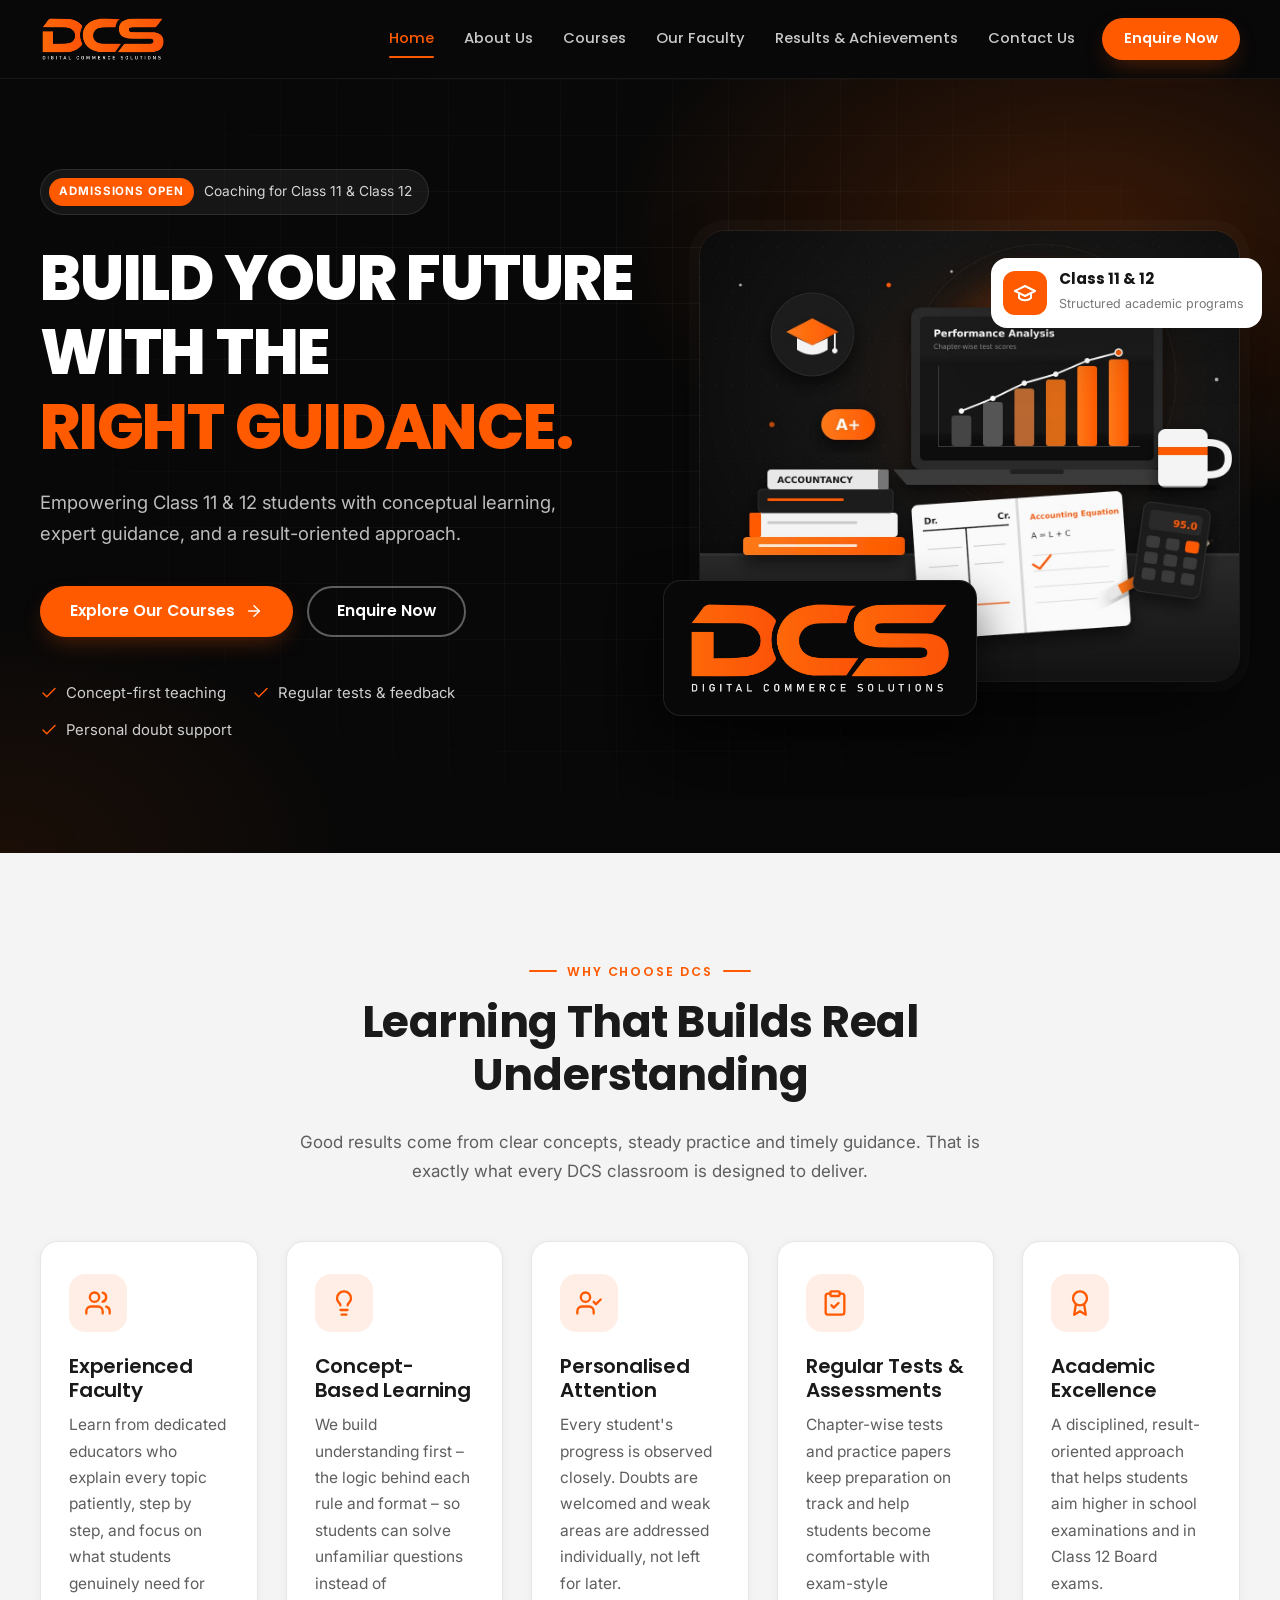
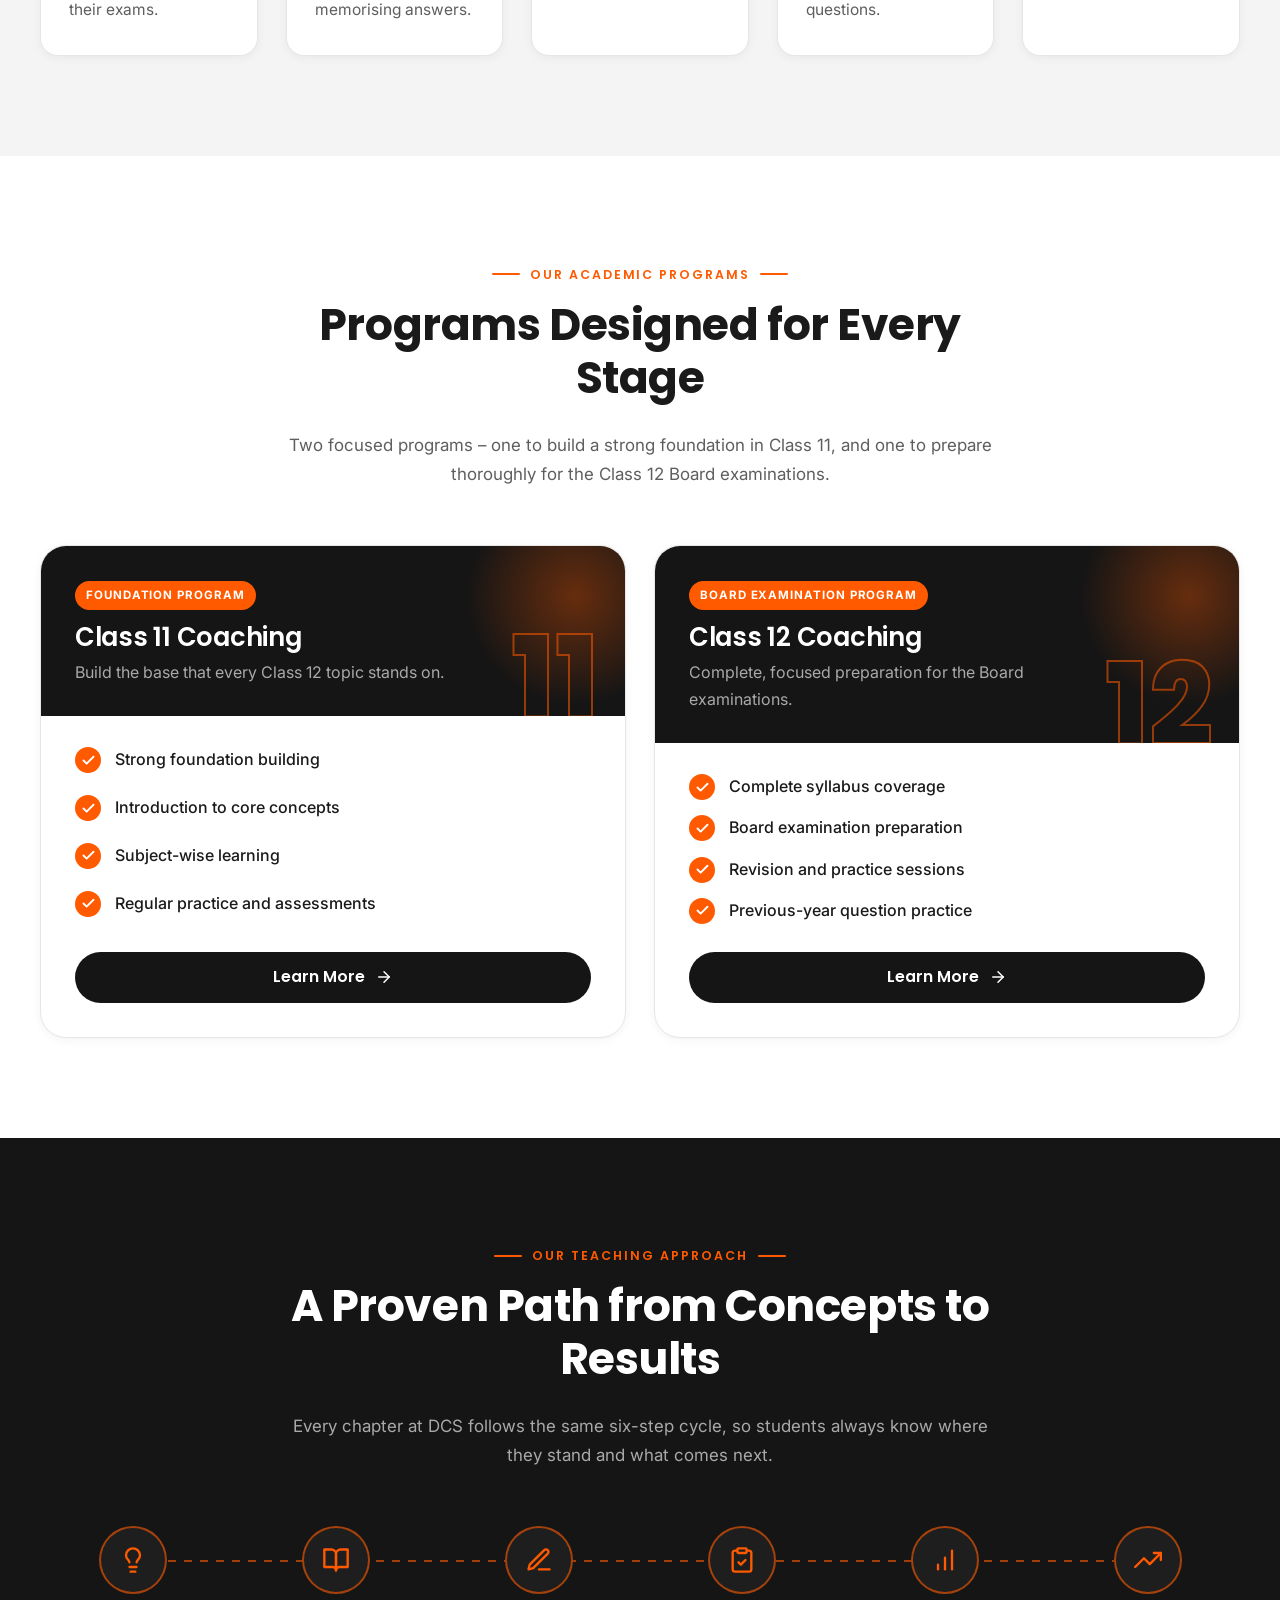
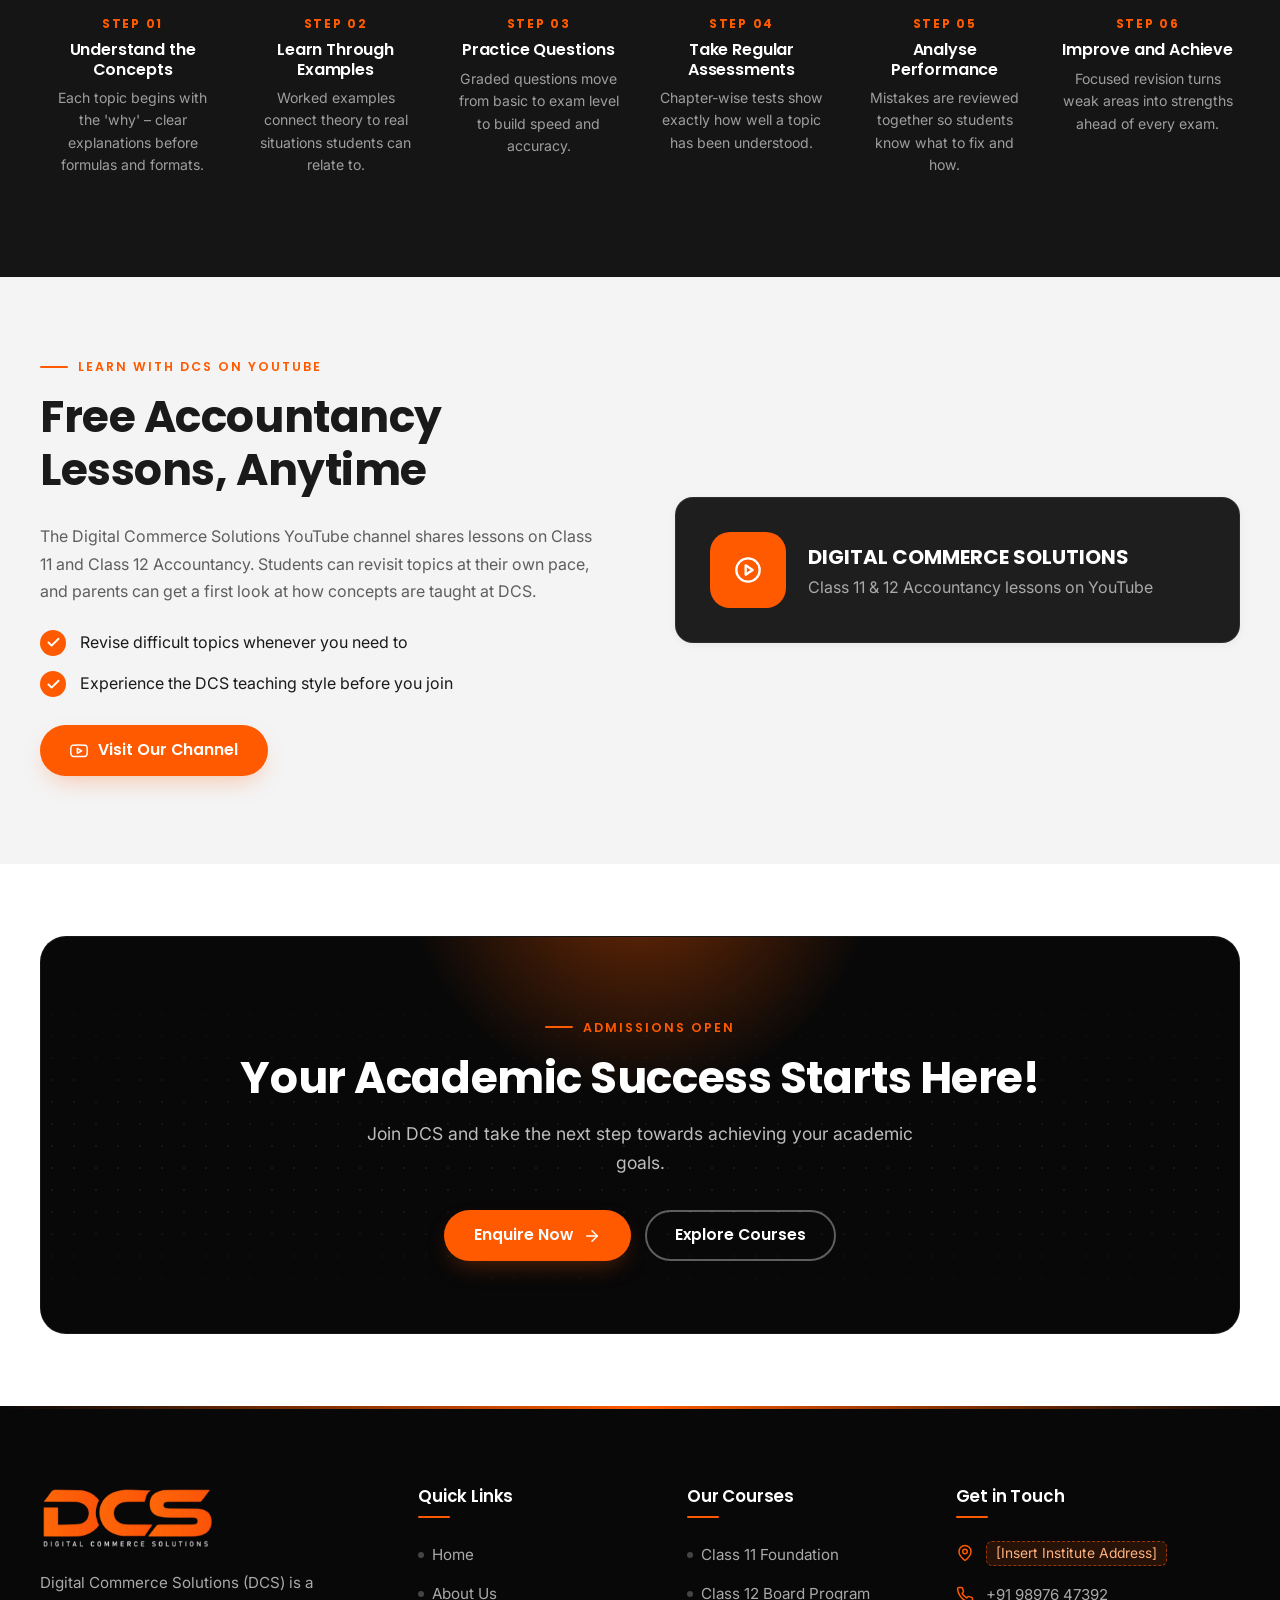
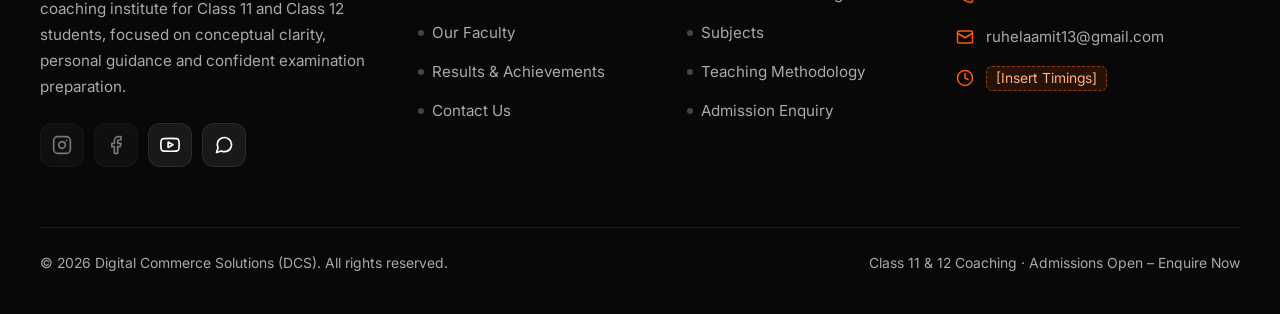
<file: index.html>
<!DOCTYPE html>
<html lang="en">
<head>
  <meta charset="UTF-8">
  <meta name="viewport" content="width=device-width, initial-scale=1.0">
  <title>DCS – Digital Commerce Solutions | Class 11 &amp; 12 Coaching Institute</title>
  <meta name="description" content="DCS (Digital Commerce Solutions) offers Class 11 and Class 12 coaching with conceptual learning, expert guidance, regular assessments and a result-oriented approach.">
  <meta name="theme-color" content="#080808">
  <meta property="og:title" content="DCS – Digital Commerce Solutions | Class 11 &amp; 12 Coaching Institute">
  <meta property="og:description" content="DCS (Digital Commerce Solutions) offers Class 11 and Class 12 coaching with conceptual learning, expert guidance, regular assessments and a result-oriented approach.">
  <meta property="og:image" content="images/dcs-logo.png">
  <link rel="icon" type="image/png" href="images/favicon.png">
  <link rel="preconnect" href="https://fonts.googleapis.com">
  <link rel="preconnect" href="https://fonts.gstatic.com" crossorigin>
  <link href="https://fonts.googleapis.com/css2?family=Inter:wght@400;500;600&amp;family=Poppins:wght@500;600;700;800&amp;display=swap" rel="stylesheet">
  <link rel="stylesheet" href="css/style.css">
</head>
<body>
  <a class="skip-link" href="#main">Skip to content</a>

  <!-- ===================== HEADER / NAVIGATION ===================== -->
  <header class="site-header">
    <nav class="nav container" aria-label="Main navigation">
      <a href="index.html" class="nav__logo" aria-label="DCS – Digital Commerce Solutions, home">
        <img src="images/dcs-logo-wide.png" alt="DCS – Digital Commerce Solutions logo" width="987" height="360">
      </a>
      <ul class="nav__menu" id="nav-menu">
          <li><a class="nav__link" href="index.html">Home</a></li>
          <li><a class="nav__link" href="about.html">About Us</a></li>
          <li><a class="nav__link" href="courses.html">Courses</a></li>
          <li><a class="nav__link" href="faculty.html">Our Faculty</a></li>
          <li><a class="nav__link" href="achievements.html">Results &amp; Achievements</a></li>
          <li><a class="nav__link" href="contact.html">Contact Us</a></li>
        <li class="nav__cta"><a class="btn btn--primary btn--sm" href="contact.html#enquiry">Enquire Now</a></li>
      </ul>
      <button class="nav__toggle" type="button" aria-label="Open menu" aria-controls="nav-menu" aria-expanded="false">
        <svg class="icon icon-open" viewBox="0 0 24 24" fill="none" stroke="currentColor" stroke-width="2" stroke-linecap="round" stroke-linejoin="round" aria-hidden="true"><line x1="3" y1="6" x2="21" y2="6"/><line x1="3" y1="12" x2="21" y2="12"/><line x1="3" y1="18" x2="21" y2="18"/></svg><svg class="icon icon-close" viewBox="0 0 24 24" fill="none" stroke="currentColor" stroke-width="2" stroke-linecap="round" stroke-linejoin="round" aria-hidden="true"><line x1="18" y1="6" x2="6" y2="18"/><line x1="6" y1="6" x2="18" y2="18"/></svg>
      </button>
    </nav>
  </header>

  <main id="main">

    <!-- ===================== HERO ===================== -->
    <section class="hero">
      <div class="container hero__grid">
        <div class="hero__content">
          <div class="hero__tag reveal"><span>ADMISSIONS OPEN</span> Coaching for Class 11 &amp; Class 12</div>
          <h1 class="reveal" data-delay="1">BUILD YOUR FUTURE WITH THE <span class="text-orange">RIGHT GUIDANCE.</span></h1>
          <p class="hero__lead reveal" data-delay="2">Empowering Class 11 &amp; 12 students with conceptual learning, expert guidance, and a result-oriented approach.</p>
          <div class="hero__actions reveal" data-delay="3">
            <a class="btn btn--primary" href="courses.html">Explore Our Courses <svg class="icon" viewBox="0 0 24 24" fill="none" stroke="currentColor" stroke-width="2" stroke-linecap="round" stroke-linejoin="round" aria-hidden="true"><line x1="5" y1="12" x2="19" y2="12"/><polyline points="12 5 19 12 12 19"/></svg></a>
            <a class="btn btn--outline-light" href="contact.html#enquiry">Enquire Now</a>
          </div>
          <ul class="hero__points reveal" data-delay="4">
            <li><svg class="icon" viewBox="0 0 24 24" fill="none" stroke="currentColor" stroke-width="2" stroke-linecap="round" stroke-linejoin="round" aria-hidden="true"><polyline points="20 6 9 17 4 12"/></svg> Concept-first teaching</li>
            <li><svg class="icon" viewBox="0 0 24 24" fill="none" stroke="currentColor" stroke-width="2" stroke-linecap="round" stroke-linejoin="round" aria-hidden="true"><polyline points="20 6 9 17 4 12"/></svg> Regular tests &amp; feedback</li>
            <li><svg class="icon" viewBox="0 0 24 24" fill="none" stroke="currentColor" stroke-width="2" stroke-linecap="round" stroke-linejoin="round" aria-hidden="true"><polyline points="20 6 9 17 4 12"/></svg> Personal doubt support</li>
          </ul>
        </div>
        <div class="hero__visual reveal" data-delay="2">
          <div class="hero__img"><img src="images/hero-image.jpg" alt="Illustration of a study desk with accountancy books, a ledger notebook, calculator and a laptop showing improving test scores" width="1200" height="1000"></div>
          <div class="hero__float">
            <span class="hero__float-icon"><svg class="icon" viewBox="0 0 24 24" fill="none" stroke="currentColor" stroke-width="2" stroke-linecap="round" stroke-linejoin="round" aria-hidden="true"><path d="M22 10 12 5 2 10l10 5 10-5z"/><path d="M6 12v5c3 3 9 3 12 0v-5"/></svg></span>
            <span><strong>Class 11 &amp; 12</strong><small>Structured academic programs</small></span>
          </div>
          <div class="hero__logo-card"><img src="images/dcs-logo-wide.png" alt="DCS – Digital Commerce Solutions" width="987" height="360"></div>
        </div>
      </div>
    </section>

    <!-- ===================== WHY CHOOSE DCS ===================== -->
    <section class="section section--light" id="why-dcs">
      <div class="container">
        <div class="section-head reveal"><span class="eyebrow">Why Choose DCS</span><h2>Learning That Builds Real Understanding</h2><p>Good results come from clear concepts, steady practice and timely guidance. That is exactly what every DCS classroom is designed to deliver.</p></div>
        <div class="grid grid-5">
<article class="card feature-card reveal" data-delay="0"><div class="icon-box"><svg class="icon" viewBox="0 0 24 24" fill="none" stroke="currentColor" stroke-width="2" stroke-linecap="round" stroke-linejoin="round" aria-hidden="true"><path d="M16 21v-2a4 4 0 0 0-4-4H6a4 4 0 0 0-4 4v2"/><circle cx="9" cy="7" r="4"/><path d="M22 21v-2a4 4 0 0 0-3-3.87"/><path d="M16 3.13a4 4 0 0 1 0 7.75"/></svg></div><h3>Experienced Faculty</h3><p>Learn from dedicated educators who explain every topic patiently, step by step, and focus on what students genuinely need for their exams.</p></article>
<article class="card feature-card reveal" data-delay="1"><div class="icon-box"><svg class="icon" viewBox="0 0 24 24" fill="none" stroke="currentColor" stroke-width="2" stroke-linecap="round" stroke-linejoin="round" aria-hidden="true"><path d="M9 18h6"/><path d="M10 22h4"/><path d="M15.09 14c.18-.98.65-1.74 1.41-2.5A4.65 4.65 0 0 0 18 8 6 6 0 0 0 6 8c0 1 .23 2.23 1.5 3.5A4.61 4.61 0 0 1 8.91 14"/></svg></div><h3>Concept-Based Learning</h3><p>We build understanding first – the logic behind each rule and format – so students can solve unfamiliar questions instead of memorising answers.</p></article>
<article class="card feature-card reveal" data-delay="2"><div class="icon-box"><svg class="icon" viewBox="0 0 24 24" fill="none" stroke="currentColor" stroke-width="2" stroke-linecap="round" stroke-linejoin="round" aria-hidden="true"><path d="M16 21v-2a4 4 0 0 0-4-4H6a4 4 0 0 0-4 4v2"/><circle cx="9" cy="7" r="4"/><polyline points="16 11 18 13 22 9"/></svg></div><h3>Personalised Attention</h3><p>Every student's progress is observed closely. Doubts are welcomed and weak areas are addressed individually, not left for later.</p></article>
<article class="card feature-card reveal" data-delay="3"><div class="icon-box"><svg class="icon" viewBox="0 0 24 24" fill="none" stroke="currentColor" stroke-width="2" stroke-linecap="round" stroke-linejoin="round" aria-hidden="true"><rect x="8" y="2" width="8" height="4" rx="1"/><path d="M16 4h2a2 2 0 0 1 2 2v14a2 2 0 0 1-2 2H6a2 2 0 0 1-2-2V6a2 2 0 0 1 2-2h2"/><path d="m9 14 2 2 4-4"/></svg></div><h3>Regular Tests &amp; Assessments</h3><p>Chapter-wise tests and practice papers keep preparation on track and help students become comfortable with exam-style questions.</p></article>
<article class="card feature-card reveal" data-delay="4"><div class="icon-box"><svg class="icon" viewBox="0 0 24 24" fill="none" stroke="currentColor" stroke-width="2" stroke-linecap="round" stroke-linejoin="round" aria-hidden="true"><circle cx="12" cy="8" r="6"/><path d="M15.48 12.89 17 22l-5-3-5 3 1.52-9.11"/></svg></div><h3>Academic Excellence</h3><p>A disciplined, result-oriented approach that helps students aim higher in school examinations and in Class 12 Board exams.</p></article>
        </div>
      </div>
    </section>

    <!-- ===================== ACADEMIC PROGRAMS ===================== -->
    <section class="section" id="programs">
      <div class="container">
        <div class="section-head reveal"><span class="eyebrow">Our Academic Programs</span><h2>Programs Designed for Every Stage</h2><p>Two focused programs – one to build a strong foundation in Class 11, and one to prepare thoroughly for the Class 12 Board examinations.</p></div>
        <div class="grid grid-2">
          <article class="course-card reveal" data-delay="1">
            <div class="course-card__head">
              <span class="badge badge--orange">Foundation Program</span>
              <h3>Class 11 Coaching</h3>
              <p>Build the base that every Class 12 topic stands on.</p>
              <span class="course-card__num" aria-hidden="true">11</span>
            </div>
            <div class="course-card__body">
              <ul class="check-list">
                <li><span class="tick"><svg class="icon" viewBox="0 0 24 24" fill="none" stroke="currentColor" stroke-width="2" stroke-linecap="round" stroke-linejoin="round" aria-hidden="true"><polyline points="20 6 9 17 4 12"/></svg></span><span>Strong foundation building</span></li>
                <li><span class="tick"><svg class="icon" viewBox="0 0 24 24" fill="none" stroke="currentColor" stroke-width="2" stroke-linecap="round" stroke-linejoin="round" aria-hidden="true"><polyline points="20 6 9 17 4 12"/></svg></span><span>Introduction to core concepts</span></li>
                <li><span class="tick"><svg class="icon" viewBox="0 0 24 24" fill="none" stroke="currentColor" stroke-width="2" stroke-linecap="round" stroke-linejoin="round" aria-hidden="true"><polyline points="20 6 9 17 4 12"/></svg></span><span>Subject-wise learning</span></li>
                <li><span class="tick"><svg class="icon" viewBox="0 0 24 24" fill="none" stroke="currentColor" stroke-width="2" stroke-linecap="round" stroke-linejoin="round" aria-hidden="true"><polyline points="20 6 9 17 4 12"/></svg></span><span>Regular practice and assessments</span></li>
              </ul>
              <a class="btn btn--dark" href="courses.html#class-11">Learn More <svg class="icon" viewBox="0 0 24 24" fill="none" stroke="currentColor" stroke-width="2" stroke-linecap="round" stroke-linejoin="round" aria-hidden="true"><line x1="5" y1="12" x2="19" y2="12"/><polyline points="12 5 19 12 12 19"/></svg></a>
            </div>
          </article>
          <article class="course-card reveal" data-delay="2">
            <div class="course-card__head">
              <span class="badge badge--orange">Board Examination Program</span>
              <h3>Class 12 Coaching</h3>
              <p>Complete, focused preparation for the Board examinations.</p>
              <span class="course-card__num" aria-hidden="true">12</span>
            </div>
            <div class="course-card__body">
              <ul class="check-list">
                <li><span class="tick"><svg class="icon" viewBox="0 0 24 24" fill="none" stroke="currentColor" stroke-width="2" stroke-linecap="round" stroke-linejoin="round" aria-hidden="true"><polyline points="20 6 9 17 4 12"/></svg></span><span>Complete syllabus coverage</span></li>
                <li><span class="tick"><svg class="icon" viewBox="0 0 24 24" fill="none" stroke="currentColor" stroke-width="2" stroke-linecap="round" stroke-linejoin="round" aria-hidden="true"><polyline points="20 6 9 17 4 12"/></svg></span><span>Board examination preparation</span></li>
                <li><span class="tick"><svg class="icon" viewBox="0 0 24 24" fill="none" stroke="currentColor" stroke-width="2" stroke-linecap="round" stroke-linejoin="round" aria-hidden="true"><polyline points="20 6 9 17 4 12"/></svg></span><span>Revision and practice sessions</span></li>
                <li><span class="tick"><svg class="icon" viewBox="0 0 24 24" fill="none" stroke="currentColor" stroke-width="2" stroke-linecap="round" stroke-linejoin="round" aria-hidden="true"><polyline points="20 6 9 17 4 12"/></svg></span><span>Previous-year question practice</span></li>
              </ul>
              <a class="btn btn--dark" href="courses.html#class-12">Learn More <svg class="icon" viewBox="0 0 24 24" fill="none" stroke="currentColor" stroke-width="2" stroke-linecap="round" stroke-linejoin="round" aria-hidden="true"><line x1="5" y1="12" x2="19" y2="12"/><polyline points="12 5 19 12 12 19"/></svg></a>
            </div>
          </article>
        </div>
      </div>
    </section>

    <!-- ===================== TEACHING APPROACH ===================== -->
    <section class="section section--dark" id="approach">
      <div class="container">
        <div class="section-head reveal"><span class="eyebrow">Our Teaching Approach</span><h2>A Proven Path from Concepts to Results</h2><p>Every chapter at DCS follows the same six-step cycle, so students always know where they stand and what comes next.</p></div>
        <div class="process">
<div class="process__step reveal" data-delay="0"><div class="process__dot"><svg class="icon" viewBox="0 0 24 24" fill="none" stroke="currentColor" stroke-width="2" stroke-linecap="round" stroke-linejoin="round" aria-hidden="true"><path d="M9 18h6"/><path d="M10 22h4"/><path d="M15.09 14c.18-.98.65-1.74 1.41-2.5A4.65 4.65 0 0 0 18 8 6 6 0 0 0 6 8c0 1 .23 2.23 1.5 3.5A4.61 4.61 0 0 1 8.91 14"/></svg></div><span class="process__num">STEP 01</span><h4>Understand the Concepts</h4><p>Each topic begins with the 'why' – clear explanations before formulas and formats.</p></div>
<div class="process__step reveal" data-delay="1"><div class="process__dot"><svg class="icon" viewBox="0 0 24 24" fill="none" stroke="currentColor" stroke-width="2" stroke-linecap="round" stroke-linejoin="round" aria-hidden="true"><path d="M2 3h6a4 4 0 0 1 4 4v14a3 3 0 0 0-3-3H2z"/><path d="M22 3h-6a4 4 0 0 0-4 4v14a3 3 0 0 1 3-3h7z"/></svg></div><span class="process__num">STEP 02</span><h4>Learn Through Examples</h4><p>Worked examples connect theory to real situations students can relate to.</p></div>
<div class="process__step reveal" data-delay="2"><div class="process__dot"><svg class="icon" viewBox="0 0 24 24" fill="none" stroke="currentColor" stroke-width="2" stroke-linecap="round" stroke-linejoin="round" aria-hidden="true"><path d="M12 20h9"/><path d="M16.5 3.5a2.121 2.121 0 0 1 3 3L7 19l-4 1 1-4L16.5 3.5z"/></svg></div><span class="process__num">STEP 03</span><h4>Practice Questions</h4><p>Graded questions move from basic to exam level to build speed and accuracy.</p></div>
<div class="process__step reveal" data-delay="3"><div class="process__dot"><svg class="icon" viewBox="0 0 24 24" fill="none" stroke="currentColor" stroke-width="2" stroke-linecap="round" stroke-linejoin="round" aria-hidden="true"><rect x="8" y="2" width="8" height="4" rx="1"/><path d="M16 4h2a2 2 0 0 1 2 2v14a2 2 0 0 1-2 2H6a2 2 0 0 1-2-2V6a2 2 0 0 1 2-2h2"/><path d="m9 14 2 2 4-4"/></svg></div><span class="process__num">STEP 04</span><h4>Take Regular Assessments</h4><p>Chapter-wise tests show exactly how well a topic has been understood.</p></div>
<div class="process__step reveal" data-delay="4"><div class="process__dot"><svg class="icon" viewBox="0 0 24 24" fill="none" stroke="currentColor" stroke-width="2" stroke-linecap="round" stroke-linejoin="round" aria-hidden="true"><line x1="12" y1="20" x2="12" y2="10"/><line x1="18" y1="20" x2="18" y2="4"/><line x1="6" y1="20" x2="6" y2="16"/></svg></div><span class="process__num">STEP 05</span><h4>Analyse Performance</h4><p>Mistakes are reviewed together so students know what to fix and how.</p></div>
<div class="process__step reveal" data-delay="5"><div class="process__dot"><svg class="icon" viewBox="0 0 24 24" fill="none" stroke="currentColor" stroke-width="2" stroke-linecap="round" stroke-linejoin="round" aria-hidden="true"><polyline points="23 6 13.5 15.5 8.5 10.5 1 18"/><polyline points="17 6 23 6 23 12"/></svg></div><span class="process__num">STEP 06</span><h4>Improve and Achieve</h4><p>Focused revision turns weak areas into strengths ahead of every exam.</p></div>
        </div>
      </div>
    </section>

    <!-- ===================== YOUTUBE ===================== -->
    <section class="section section--tight section--light">
      <div class="container">
        <div class="split">
          <div class="split__content reveal">
            <span class="eyebrow">Learn with DCS on YouTube</span>
            <h2>Free Accountancy Lessons, Anytime</h2>
            <p>The Digital Commerce Solutions YouTube channel shares lessons on Class 11 and Class 12 Accountancy. Students can revisit topics at their own pace, and parents can get a first look at how concepts are taught at DCS.</p>
            <ul class="check-list">
              <li><span class="tick"><svg class="icon" viewBox="0 0 24 24" fill="none" stroke="currentColor" stroke-width="2" stroke-linecap="round" stroke-linejoin="round" aria-hidden="true"><polyline points="20 6 9 17 4 12"/></svg></span><span>Revise difficult topics whenever you need to</span></li>
              <li><span class="tick"><svg class="icon" viewBox="0 0 24 24" fill="none" stroke="currentColor" stroke-width="2" stroke-linecap="round" stroke-linejoin="round" aria-hidden="true"><polyline points="20 6 9 17 4 12"/></svg></span><span>Experience the DCS teaching style before you join</span></li>
            </ul>
            <p style="margin-top:28px"><a class="btn btn--primary" href="https://www.youtube.com/@amitruheladigitalcommerces2099" target="_blank" rel="noopener"><svg class="icon" viewBox="0 0 24 24" fill="none" stroke="currentColor" stroke-width="2" stroke-linecap="round" stroke-linejoin="round" aria-hidden="true"><path d="M22.54 6.42a2.78 2.78 0 0 0-1.94-2C18.88 4 12 4 12 4s-6.88 0-8.6.46a2.78 2.78 0 0 0-1.94 2A29 29 0 0 0 1 11.75a29 29 0 0 0 .46 5.33A2.78 2.78 0 0 0 3.4 19c1.72.46 8.6.46 8.6.46s6.88 0 8.6-.46a2.78 2.78 0 0 0 1.94-2 29 29 0 0 0 .46-5.25 29 29 0 0 0-.46-5.33z"/><polygon points="9.75 15.02 15.5 11.75 9.75 8.48 9.75 15.02"/></svg> Visit Our Channel</a></p>
          </div>
          <div class="reveal" data-delay="2">
            <a class="card card--dark" href="https://www.youtube.com/@amitruheladigitalcommerces2099" target="_blank" rel="noopener" style="display:flex;align-items:center;gap:22px;padding:34px">
              <span class="icon-box" style="margin:0;width:76px;height:76px;border-radius:20px;background:var(--orange);color:#fff"><svg class="icon" viewBox="0 0 24 24" fill="none" stroke="currentColor" stroke-width="2" stroke-linecap="round" stroke-linejoin="round" aria-hidden="true"><circle cx="12" cy="12" r="10"/><polygon points="10 8 16 12 10 16 10 8"/></svg></span>
              <span><strong style="font-family:var(--font-head);font-size:1.25rem;display:block;color:#fff">DIGITAL COMMERCE SOLUTIONS</strong><span style="color:#A9A9A9">Class 11 &amp; 12 Accountancy lessons on YouTube</span></span>
            </a>
          </div>
        </div>
      </div>
    </section>

    <section class="section section--tight">
      <div class="container">
        <div class="cta-band reveal">
          <span class="eyebrow">Admissions Open</span>
          <h2>Your Academic Success Starts Here!</h2>
          <p>Join DCS and take the next step towards achieving your academic goals.</p>
          <div class="btn-row"><a class="btn btn--primary" href="contact.html#enquiry">Enquire Now <svg class="icon" viewBox="0 0 24 24" fill="none" stroke="currentColor" stroke-width="2" stroke-linecap="round" stroke-linejoin="round" aria-hidden="true"><line x1="5" y1="12" x2="19" y2="12"/><polyline points="12 5 19 12 12 19"/></svg></a><a class="btn btn--outline-light" href="courses.html">Explore Courses</a></div>
        </div>
      </div>
    </section>

  </main>

  <!-- ===================== FOOTER ===================== -->
  <footer class="site-footer">
    <div class="container">
      <div class="footer-grid">
        <div class="footer-brand">
          <img src="images/dcs-logo-wide.png" alt="DCS – Digital Commerce Solutions logo" width="987" height="360">
          <p>Digital Commerce Solutions (DCS) is a coaching institute for Class 11 and Class 12 students, focused on conceptual clarity, personal guidance and confident examination preparation.</p>
          <div class="social"><a href="#" class="is-placeholder" aria-label="Instagram (link coming soon)" title="Instagram – profile link to be added"><svg class="icon" viewBox="0 0 24 24" fill="none" stroke="currentColor" stroke-width="2" stroke-linecap="round" stroke-linejoin="round" aria-hidden="true"><rect x="2" y="2" width="20" height="20" rx="5"/><path d="M16 11.37A4 4 0 1 1 12.63 8 4 4 0 0 1 16 11.37z"/><line x1="17.5" y1="6.5" x2="17.51" y2="6.5"/></svg></a><a href="#" class="is-placeholder" aria-label="Facebook (link coming soon)" title="Facebook – profile link to be added"><svg class="icon" viewBox="0 0 24 24" fill="none" stroke="currentColor" stroke-width="2" stroke-linecap="round" stroke-linejoin="round" aria-hidden="true"><path d="M18 2h-3a5 5 0 0 0-5 5v3H7v4h3v8h4v-8h3l1-4h-4V7a1 1 0 0 1 1-1h3z"/></svg></a><a href="https://www.youtube.com/@amitruheladigitalcommerces2099" target="_blank" rel="noopener" aria-label="DCS on YouTube" title="YouTube"><svg class="icon" viewBox="0 0 24 24" fill="none" stroke="currentColor" stroke-width="2" stroke-linecap="round" stroke-linejoin="round" aria-hidden="true"><path d="M22.54 6.42a2.78 2.78 0 0 0-1.94-2C18.88 4 12 4 12 4s-6.88 0-8.6.46a2.78 2.78 0 0 0-1.94 2A29 29 0 0 0 1 11.75a29 29 0 0 0 .46 5.33A2.78 2.78 0 0 0 3.4 19c1.72.46 8.6.46 8.6.46s6.88 0 8.6-.46a2.78 2.78 0 0 0 1.94-2 29 29 0 0 0 .46-5.25 29 29 0 0 0-.46-5.33z"/><polygon points="9.75 15.02 15.5 11.75 9.75 8.48 9.75 15.02"/></svg></a><a href="https://wa.me/919897647392" target="_blank" rel="noopener" aria-label="DCS on WhatsApp" title="WhatsApp"><svg class="icon" viewBox="0 0 24 24" fill="none" stroke="currentColor" stroke-width="2" stroke-linecap="round" stroke-linejoin="round" aria-hidden="true"><path d="M21 11.5a8.38 8.38 0 0 1-.9 3.8 8.5 8.5 0 0 1-7.6 4.7 8.38 8.38 0 0 1-3.8-.9L3 21l1.9-5.7a8.38 8.38 0 0 1-.9-3.8 8.5 8.5 0 0 1 4.7-7.6 8.38 8.38 0 0 1 3.8-.9h.5a8.48 8.48 0 0 1 8 8v.5z"/></svg></a></div>
        </div>
        <div>
          <h4>Quick Links</h4>
          <ul class="footer-links">
            <li><a href="index.html">Home</a></li>
            <li><a href="about.html">About Us</a></li>
            <li><a href="faculty.html">Our Faculty</a></li>
            <li><a href="achievements.html">Results &amp; Achievements</a></li>
            <li><a href="contact.html">Contact Us</a></li>
          </ul>
        </div>
        <div>
          <h4>Our Courses</h4>
          <ul class="footer-links">
            <li><a href="courses.html#class-11">Class 11 Foundation</a></li>
            <li><a href="courses.html#class-12">Class 12 Board Program</a></li>
            <li><a href="courses.html#subjects">Subjects</a></li>
            <li><a href="courses.html#methodology">Teaching Methodology</a></li>
            <li><a href="contact.html#enquiry">Admission Enquiry</a></li>
          </ul>
        </div>
        <div>
          <h4>Get in Touch</h4>
          <ul class="footer-contact">
            <li><svg class="icon" viewBox="0 0 24 24" fill="none" stroke="currentColor" stroke-width="2" stroke-linecap="round" stroke-linejoin="round" aria-hidden="true"><path d="M20 10c0 6-8 12-8 12s-8-6-8-12a8 8 0 0 1 16 0Z"/><circle cx="12" cy="10" r="3"/></svg><span><em class="ph">[Insert Institute Address]</em></span></li>
            <li><svg class="icon" viewBox="0 0 24 24" fill="none" stroke="currentColor" stroke-width="2" stroke-linecap="round" stroke-linejoin="round" aria-hidden="true"><path d="M22 16.92v3a2 2 0 0 1-2.18 2 19.79 19.79 0 0 1-8.63-3.07 19.5 19.5 0 0 1-6-6 19.79 19.79 0 0 1-3.07-8.67A2 2 0 0 1 4.11 2h3a2 2 0 0 1 2 1.72c.127.96.361 1.903.7 2.81a2 2 0 0 1-.45 2.11L8.09 9.91a16 16 0 0 0 6 6l1.27-1.27a2 2 0 0 1 2.11-.45c.907.339 1.85.573 2.81.7A2 2 0 0 1 22 16.92z"/></svg><a href="tel:+919897647392">+91 98976 47392</a></li>
            <li><svg class="icon" viewBox="0 0 24 24" fill="none" stroke="currentColor" stroke-width="2" stroke-linecap="round" stroke-linejoin="round" aria-hidden="true"><rect x="2" y="4" width="20" height="16" rx="2"/><path d="m22 7-10 6L2 7"/></svg><a href="mailto:ruhelaamit13@gmail.com">ruhelaamit13@gmail.com</a></li>
            <li><svg class="icon" viewBox="0 0 24 24" fill="none" stroke="currentColor" stroke-width="2" stroke-linecap="round" stroke-linejoin="round" aria-hidden="true"><circle cx="12" cy="12" r="10"/><polyline points="12 6 12 12 16 14"/></svg><span><em class="ph">[Insert Timings]</em></span></li>
          </ul>
        </div>
      </div>
      <div class="footer-bottom">
        <p>&copy; <span data-year>2026</span> Digital Commerce Solutions (DCS). All rights reserved.</p>
        <p>Class 11 &amp; 12 Coaching · <a href="contact.html#enquiry">Admissions Open – Enquire Now</a></p>
      </div>
    </div>
  </footer>

  <button class="back-to-top" type="button" aria-label="Back to top"><svg class="icon" viewBox="0 0 24 24" fill="none" stroke="currentColor" stroke-width="2" stroke-linecap="round" stroke-linejoin="round" aria-hidden="true"><line x1="12" y1="19" x2="12" y2="5"/><polyline points="5 12 12 5 19 12"/></svg></button>

  <script src="js/script.js"></script>
</body>
</html>
</file>
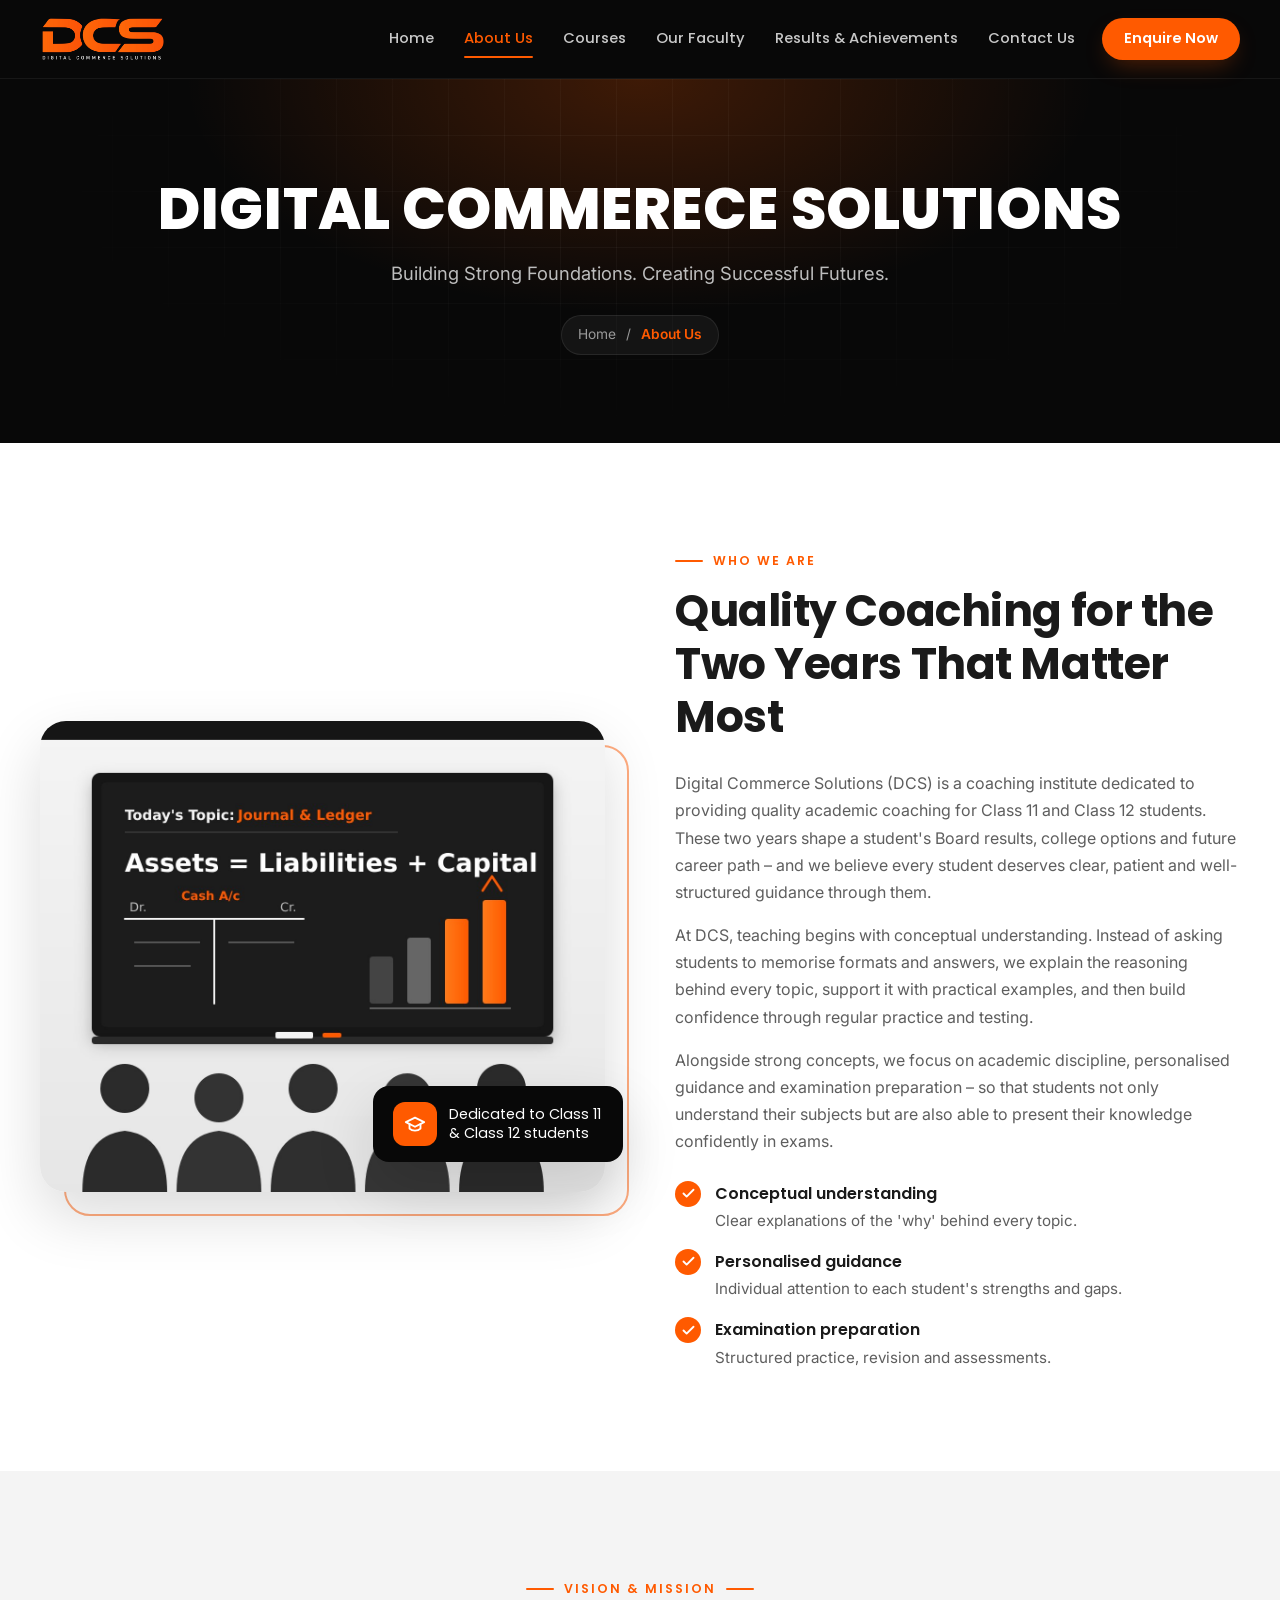
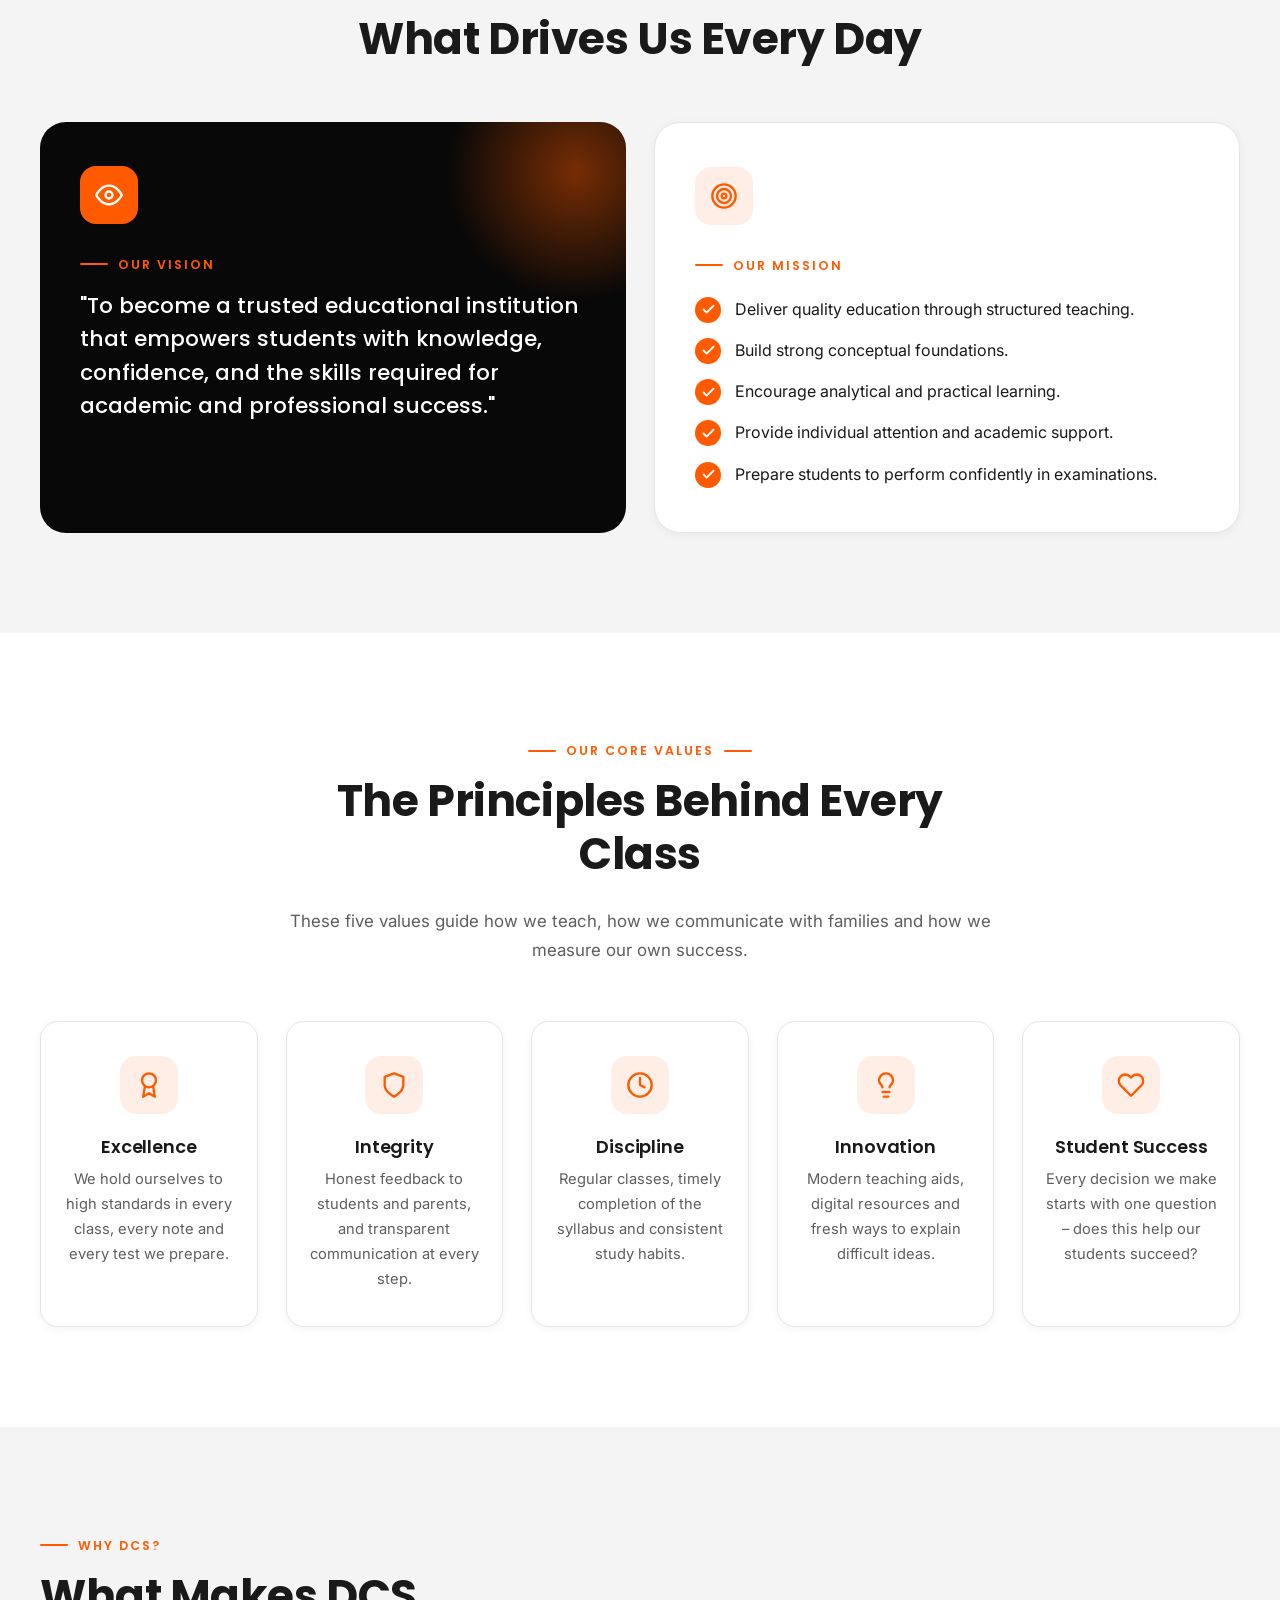
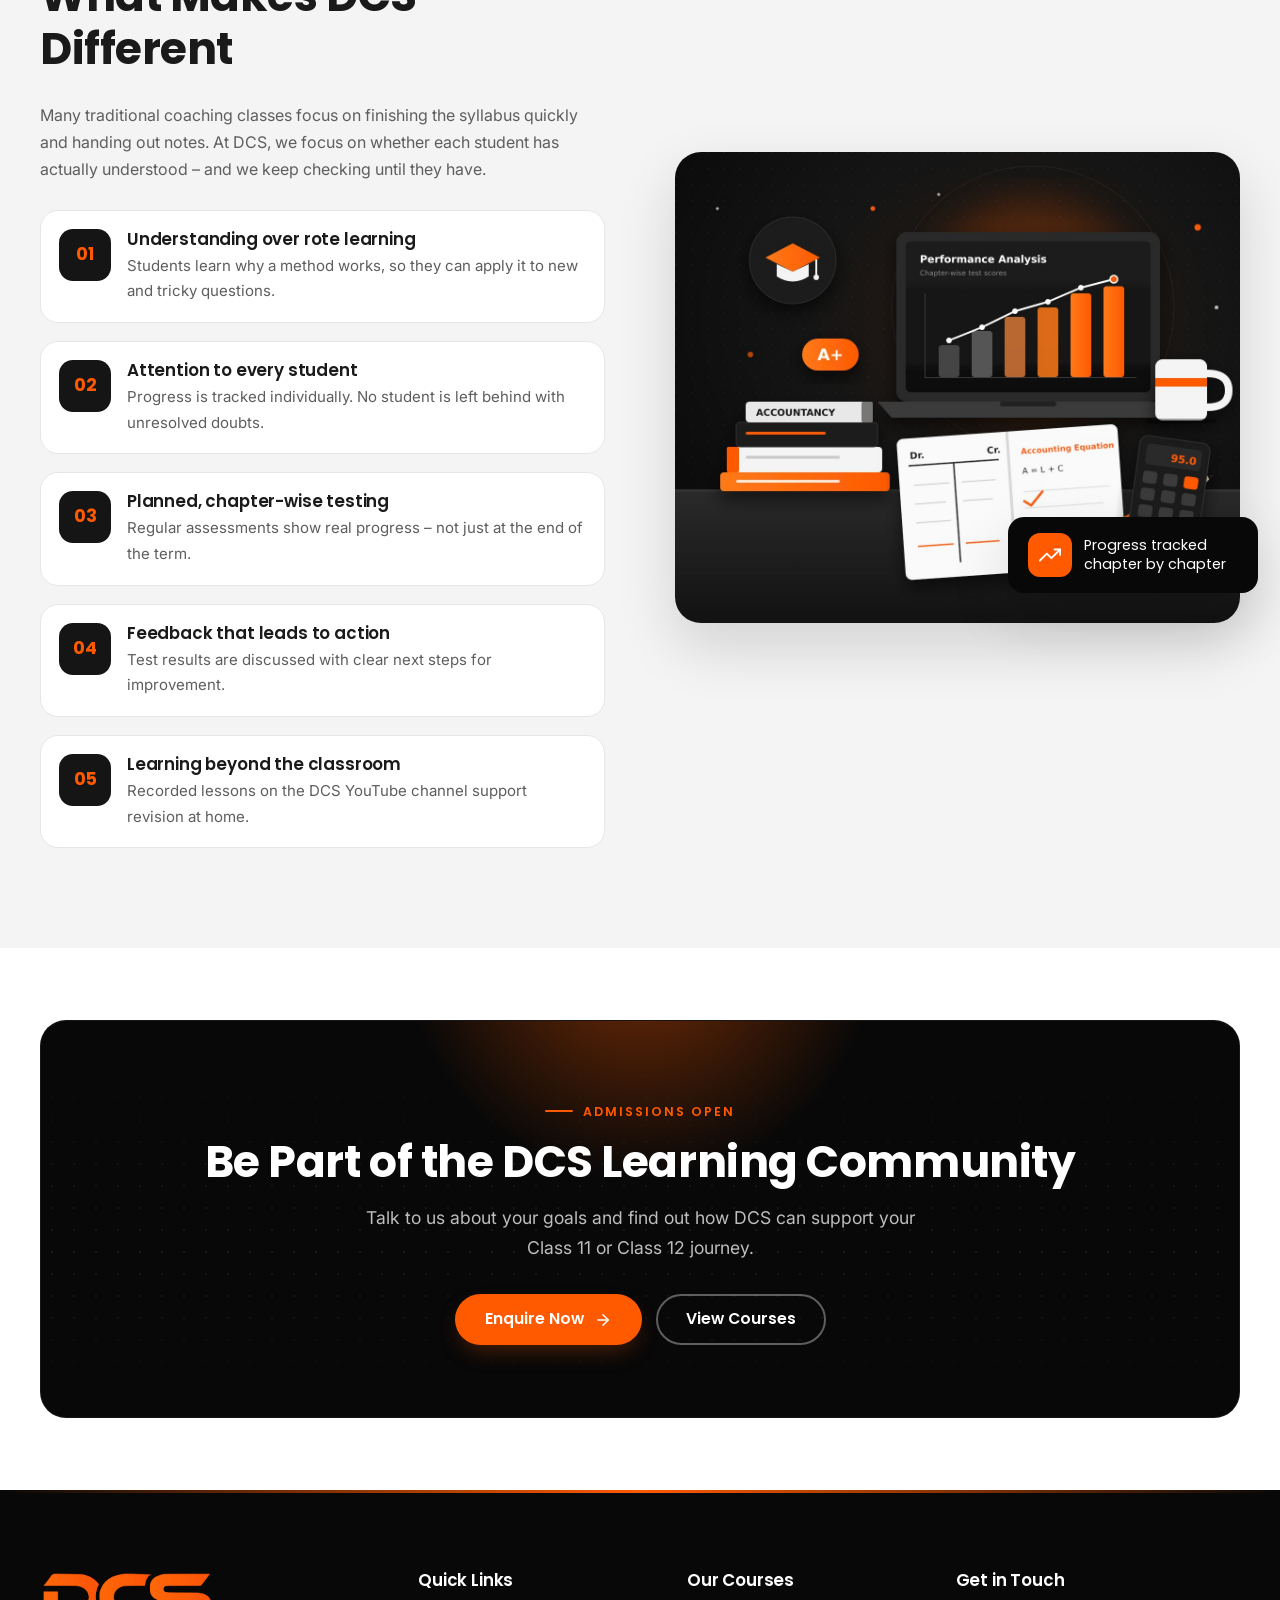
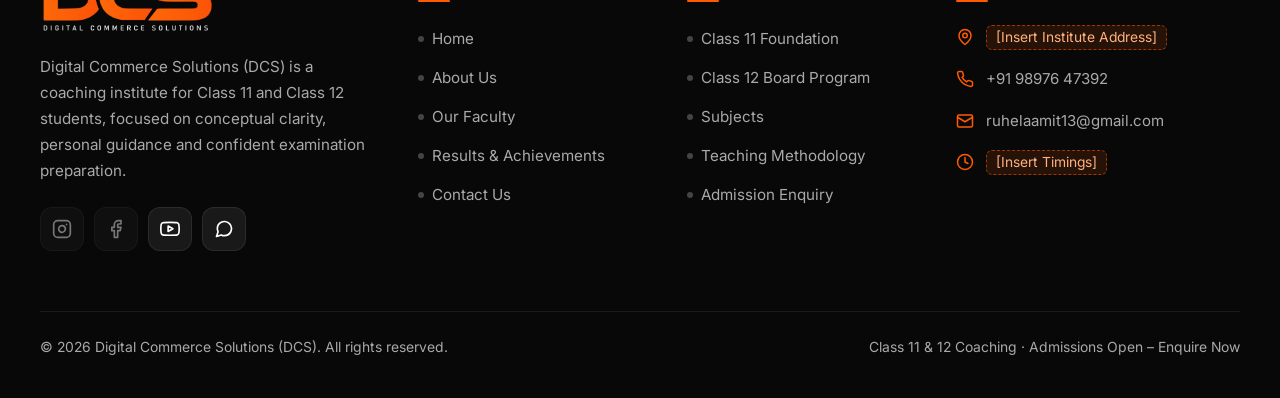
<file: about.html>
<!DOCTYPE html>
<html lang="en">
<head>
  <meta charset="UTF-8">
  <meta name="viewport" content="width=device-width, initial-scale=1.0">
  <title>About Us | DCS – Digital Commerce Solutions</title>
  <meta name="description" content="Learn about DCS (Digital Commerce Solutions) – our vision, mission, core values and concept-first approach to Class 11 and 12 coaching.">
  <meta name="theme-color" content="#080808">
  <meta property="og:title" content="About Us | DCS – Digital Commerce Solutions">
  <meta property="og:description" content="Learn about DCS (Digital Commerce Solutions) – our vision, mission, core values and concept-first approach to Class 11 and 12 coaching.">
  <meta property="og:image" content="images/dcs-logo.png">
  <link rel="icon" type="image/png" href="images/favicon.png">
  <link rel="preconnect" href="https://fonts.googleapis.com">
  <link rel="preconnect" href="https://fonts.gstatic.com" crossorigin>
  <link href="https://fonts.googleapis.com/css2?family=Inter:wght@400;500;600&amp;family=Poppins:wght@500;600;700;800&amp;display=swap" rel="stylesheet">
  <link rel="stylesheet" href="css/style.css">
</head>
<body>
  <a class="skip-link" href="#main">Skip to content</a>

  <!-- ===================== HEADER / NAVIGATION ===================== -->
  <header class="site-header">
    <nav class="nav container" aria-label="Main navigation">
      <a href="index.html" class="nav__logo" aria-label="DCS – Digital Commerce Solutions, home">
        <img src="images/dcs-logo-wide.png" alt="DCS – Digital Commerce Solutions logo" width="987" height="360">
      </a>
      <ul class="nav__menu" id="nav-menu">
          <li><a class="nav__link" href="index.html">Home</a></li>
          <li><a class="nav__link" href="about.html">About Us</a></li>
          <li><a class="nav__link" href="courses.html">Courses</a></li>
          <li><a class="nav__link" href="faculty.html">Our Faculty</a></li>
          <li><a class="nav__link" href="achievements.html">Results &amp; Achievements</a></li>
          <li><a class="nav__link" href="contact.html">Contact Us</a></li>
        <li class="nav__cta"><a class="btn btn--primary btn--sm" href="contact.html#enquiry">Enquire Now</a></li>
      </ul>
      <button class="nav__toggle" type="button" aria-label="Open menu" aria-controls="nav-menu" aria-expanded="false">
        <svg class="icon icon-open" viewBox="0 0 24 24" fill="none" stroke="currentColor" stroke-width="2" stroke-linecap="round" stroke-linejoin="round" aria-hidden="true"><line x1="3" y1="6" x2="21" y2="6"/><line x1="3" y1="12" x2="21" y2="12"/><line x1="3" y1="18" x2="21" y2="18"/></svg><svg class="icon icon-close" viewBox="0 0 24 24" fill="none" stroke="currentColor" stroke-width="2" stroke-linecap="round" stroke-linejoin="round" aria-hidden="true"><line x1="18" y1="6" x2="6" y2="18"/><line x1="6" y1="6" x2="18" y2="18"/></svg>
      </button>
    </nav>
  </header>

  <main id="main">

    <section class="page-banner">
      <div class="container">
        <h1 class="reveal">DIGITAL COMMERECE SOLUTIONS</h1>
        <p class="reveal" data-delay="1">Building Strong Foundations. Creating Successful Futures.</p>
        <nav class="breadcrumb reveal" data-delay="2" aria-label="Breadcrumb"><a href="index.html">Home</a><span aria-hidden="true">/</span><span aria-current="page">About Us</span></nav>
      </div>
    </section>

    <!-- Introduction -->
    <section class="section">
      <div class="container split">
        <div class="split__media reveal">
          <img src="images/about-classroom.jpg" alt="Illustration of a DCS classroom: a board showing the accounting equation and a ledger account, with students facing the board" width="1200" height="1000">
          <div class="media-tag"><span class="icon-box"><svg class="icon" viewBox="0 0 24 24" fill="none" stroke="currentColor" stroke-width="2" stroke-linecap="round" stroke-linejoin="round" aria-hidden="true"><path d="M22 10 12 5 2 10l10 5 10-5z"/><path d="M6 12v5c3 3 9 3 12 0v-5"/></svg></span><span>Dedicated to Class 11 &amp; Class 12 students</span></div>
        </div>
        <div class="split__content reveal" data-delay="1">
          <span class="eyebrow">Who We Are</span>
          <h2>Quality Coaching for the Two Years That Matter Most</h2>
          <p>Digital Commerce Solutions (DCS) is a coaching institute dedicated to providing quality academic coaching for Class 11 and Class 12 students. These two years shape a student's Board results, college options and future career path – and we believe every student deserves clear, patient and well-structured guidance through them.</p>
          <p>At DCS, teaching begins with conceptual understanding. Instead of asking students to memorise formats and answers, we explain the reasoning behind every topic, support it with practical examples, and then build confidence through regular practice and testing.</p>
          <p>Alongside strong concepts, we focus on academic discipline, personalised guidance and examination preparation – so that students not only understand their subjects but are also able to present their knowledge confidently in exams.</p>
          <ul class="check-list">
            <li><span class="tick"><svg class="icon" viewBox="0 0 24 24" fill="none" stroke="currentColor" stroke-width="2" stroke-linecap="round" stroke-linejoin="round" aria-hidden="true"><polyline points="20 6 9 17 4 12"/></svg></span><div><strong>Conceptual understanding</strong><span class="desc">Clear explanations of the 'why' behind every topic.</span></div></li>
            <li><span class="tick"><svg class="icon" viewBox="0 0 24 24" fill="none" stroke="currentColor" stroke-width="2" stroke-linecap="round" stroke-linejoin="round" aria-hidden="true"><polyline points="20 6 9 17 4 12"/></svg></span><div><strong>Personalised guidance</strong><span class="desc">Individual attention to each student's strengths and gaps.</span></div></li>
            <li><span class="tick"><svg class="icon" viewBox="0 0 24 24" fill="none" stroke="currentColor" stroke-width="2" stroke-linecap="round" stroke-linejoin="round" aria-hidden="true"><polyline points="20 6 9 17 4 12"/></svg></span><div><strong>Examination preparation</strong><span class="desc">Structured practice, revision and assessments.</span></div></li>
          </ul>
        </div>
      </div>
    </section>

    <!-- Vision & Mission -->
    <section class="section section--light">
      <div class="container">
        <div class="section-head reveal"><span class="eyebrow">Vision &amp; Mission</span><h2>What Drives Us Every Day</h2></div>
        <div class="grid grid-2">
          <div class="vm-card vm-card--vision reveal">
            <div class="icon-box"><svg class="icon" viewBox="0 0 24 24" fill="none" stroke="currentColor" stroke-width="2" stroke-linecap="round" stroke-linejoin="round" aria-hidden="true"><path d="M1 12s4-8 11-8 11 8 11 8-4 8-11 8-11-8-11-8z"/><circle cx="12" cy="12" r="3"/></svg></div>
            <span class="eyebrow">Our Vision</span>
            <blockquote>"To become a trusted educational institution that empowers students with knowledge, confidence, and the skills required for academic and professional success."</blockquote>
          </div>
          <div class="vm-card vm-card--mission reveal" data-delay="1">
            <div class="icon-box"><svg class="icon" viewBox="0 0 24 24" fill="none" stroke="currentColor" stroke-width="2" stroke-linecap="round" stroke-linejoin="round" aria-hidden="true"><circle cx="12" cy="12" r="10"/><circle cx="12" cy="12" r="6"/><circle cx="12" cy="12" r="2"/></svg></div>
            <span class="eyebrow">Our Mission</span>
            <ul class="check-list" style="margin-top:6px">
<li><span class="tick"><svg class="icon" viewBox="0 0 24 24" fill="none" stroke="currentColor" stroke-width="2" stroke-linecap="round" stroke-linejoin="round" aria-hidden="true"><polyline points="20 6 9 17 4 12"/></svg></span><span>Deliver quality education through structured teaching.</span></li>
<li><span class="tick"><svg class="icon" viewBox="0 0 24 24" fill="none" stroke="currentColor" stroke-width="2" stroke-linecap="round" stroke-linejoin="round" aria-hidden="true"><polyline points="20 6 9 17 4 12"/></svg></span><span>Build strong conceptual foundations.</span></li>
<li><span class="tick"><svg class="icon" viewBox="0 0 24 24" fill="none" stroke="currentColor" stroke-width="2" stroke-linecap="round" stroke-linejoin="round" aria-hidden="true"><polyline points="20 6 9 17 4 12"/></svg></span><span>Encourage analytical and practical learning.</span></li>
<li><span class="tick"><svg class="icon" viewBox="0 0 24 24" fill="none" stroke="currentColor" stroke-width="2" stroke-linecap="round" stroke-linejoin="round" aria-hidden="true"><polyline points="20 6 9 17 4 12"/></svg></span><span>Provide individual attention and academic support.</span></li>
<li><span class="tick"><svg class="icon" viewBox="0 0 24 24" fill="none" stroke="currentColor" stroke-width="2" stroke-linecap="round" stroke-linejoin="round" aria-hidden="true"><polyline points="20 6 9 17 4 12"/></svg></span><span>Prepare students to perform confidently in examinations.</span></li>
            </ul>
          </div>
        </div>
      </div>
    </section>

    <!-- Core values -->
    <section class="section">
      <div class="container">
        <div class="section-head reveal"><span class="eyebrow">Our Core Values</span><h2>The Principles Behind Every Class</h2><p>These five values guide how we teach, how we communicate with families and how we measure our own success.</p></div>
        <div class="grid grid-5 values">
<article class="card value-card reveal" data-delay="0"><div class="icon-box"><svg class="icon" viewBox="0 0 24 24" fill="none" stroke="currentColor" stroke-width="2" stroke-linecap="round" stroke-linejoin="round" aria-hidden="true"><circle cx="12" cy="8" r="6"/><path d="M15.48 12.89 17 22l-5-3-5 3 1.52-9.11"/></svg></div><h3>Excellence</h3><p>We hold ourselves to high standards in every class, every note and every test we prepare.</p></article>
<article class="card value-card reveal" data-delay="1"><div class="icon-box"><svg class="icon" viewBox="0 0 24 24" fill="none" stroke="currentColor" stroke-width="2" stroke-linecap="round" stroke-linejoin="round" aria-hidden="true"><path d="M12 22s8-4 8-10V5l-8-3-8 3v7c0 6 8 10 8 10z"/></svg></div><h3>Integrity</h3><p>Honest feedback to students and parents, and transparent communication at every step.</p></article>
<article class="card value-card reveal" data-delay="2"><div class="icon-box"><svg class="icon" viewBox="0 0 24 24" fill="none" stroke="currentColor" stroke-width="2" stroke-linecap="round" stroke-linejoin="round" aria-hidden="true"><circle cx="12" cy="12" r="10"/><polyline points="12 6 12 12 16 14"/></svg></div><h3>Discipline</h3><p>Regular classes, timely completion of the syllabus and consistent study habits.</p></article>
<article class="card value-card reveal" data-delay="3"><div class="icon-box"><svg class="icon" viewBox="0 0 24 24" fill="none" stroke="currentColor" stroke-width="2" stroke-linecap="round" stroke-linejoin="round" aria-hidden="true"><path d="M9 18h6"/><path d="M10 22h4"/><path d="M15.09 14c.18-.98.65-1.74 1.41-2.5A4.65 4.65 0 0 0 18 8 6 6 0 0 0 6 8c0 1 .23 2.23 1.5 3.5A4.61 4.61 0 0 1 8.91 14"/></svg></div><h3>Innovation</h3><p>Modern teaching aids, digital resources and fresh ways to explain difficult ideas.</p></article>
<article class="card value-card reveal" data-delay="4"><div class="icon-box"><svg class="icon" viewBox="0 0 24 24" fill="none" stroke="currentColor" stroke-width="2" stroke-linecap="round" stroke-linejoin="round" aria-hidden="true"><path d="M20.84 4.61a5.5 5.5 0 0 0-7.78 0L12 5.67l-1.06-1.06a5.5 5.5 0 0 0-7.78 7.78l1.06 1.06L12 21.23l7.78-7.78 1.06-1.06a5.5 5.5 0 0 0 0-7.78z"/></svg></div><h3>Student Success</h3><p>Every decision we make starts with one question – does this help our students succeed?</p></article>
        </div>
      </div>
    </section>

    <!-- Why DCS -->
    <section class="section section--light">
      <div class="container split split--reverse">
        <div class="split__media reveal" data-delay="1">
          <img src="images/hero-image.jpg" alt="Illustration of study materials including books, a ledger, a calculator and a performance chart" width="1200" height="1000">
          <div class="media-tag"><span class="icon-box"><svg class="icon" viewBox="0 0 24 24" fill="none" stroke="currentColor" stroke-width="2" stroke-linecap="round" stroke-linejoin="round" aria-hidden="true"><polyline points="23 6 13.5 15.5 8.5 10.5 1 18"/><polyline points="17 6 23 6 23 12"/></svg></span><span>Progress tracked chapter by chapter</span></div>
        </div>
        <div class="split__content reveal">
          <span class="eyebrow">Why DCS?</span>
          <h2>What Makes DCS Different</h2>
          <p>Many traditional coaching classes focus on finishing the syllabus quickly and handing out notes. At DCS, we focus on whether each student has actually understood – and we keep checking until they have.</p>
          <div class="diff-list">
<div class="diff-item reveal" data-delay="0"><span class="num">01</span><div><h4>Understanding over rote learning</h4><p>Students learn why a method works, so they can apply it to new and tricky questions.</p></div></div>
<div class="diff-item reveal" data-delay="1"><span class="num">02</span><div><h4>Attention to every student</h4><p>Progress is tracked individually. No student is left behind with unresolved doubts.</p></div></div>
<div class="diff-item reveal" data-delay="2"><span class="num">03</span><div><h4>Planned, chapter-wise testing</h4><p>Regular assessments show real progress – not just at the end of the term.</p></div></div>
<div class="diff-item reveal" data-delay="3"><span class="num">04</span><div><h4>Feedback that leads to action</h4><p>Test results are discussed with clear next steps for improvement.</p></div></div>
<div class="diff-item reveal" data-delay="4"><span class="num">05</span><div><h4>Learning beyond the classroom</h4><p>Recorded lessons on the DCS YouTube channel support revision at home.</p></div></div>
          </div>
        </div>
      </div>
    </section>

    <section class="section section--tight">
      <div class="container">
        <div class="cta-band reveal">
          <span class="eyebrow">Admissions Open</span>
          <h2>Be Part of the DCS Learning Community</h2>
          <p>Talk to us about your goals and find out how DCS can support your Class 11 or Class 12 journey.</p>
          <div class="btn-row"><a class="btn btn--primary" href="contact.html#enquiry">Enquire Now <svg class="icon" viewBox="0 0 24 24" fill="none" stroke="currentColor" stroke-width="2" stroke-linecap="round" stroke-linejoin="round" aria-hidden="true"><line x1="5" y1="12" x2="19" y2="12"/><polyline points="12 5 19 12 12 19"/></svg></a><a class="btn btn--outline-light" href="courses.html">View Courses</a></div>
        </div>
      </div>
    </section>

  </main>

  <!-- ===================== FOOTER ===================== -->
  <footer class="site-footer">
    <div class="container">
      <div class="footer-grid">
        <div class="footer-brand">
          <img src="images/dcs-logo-wide.png" alt="DCS – Digital Commerce Solutions logo" width="987" height="360">
          <p>Digital Commerce Solutions (DCS) is a coaching institute for Class 11 and Class 12 students, focused on conceptual clarity, personal guidance and confident examination preparation.</p>
          <div class="social"><a href="#" class="is-placeholder" aria-label="Instagram (link coming soon)" title="Instagram – profile link to be added"><svg class="icon" viewBox="0 0 24 24" fill="none" stroke="currentColor" stroke-width="2" stroke-linecap="round" stroke-linejoin="round" aria-hidden="true"><rect x="2" y="2" width="20" height="20" rx="5"/><path d="M16 11.37A4 4 0 1 1 12.63 8 4 4 0 0 1 16 11.37z"/><line x1="17.5" y1="6.5" x2="17.51" y2="6.5"/></svg></a><a href="#" class="is-placeholder" aria-label="Facebook (link coming soon)" title="Facebook – profile link to be added"><svg class="icon" viewBox="0 0 24 24" fill="none" stroke="currentColor" stroke-width="2" stroke-linecap="round" stroke-linejoin="round" aria-hidden="true"><path d="M18 2h-3a5 5 0 0 0-5 5v3H7v4h3v8h4v-8h3l1-4h-4V7a1 1 0 0 1 1-1h3z"/></svg></a><a href="https://www.youtube.com/@amitruheladigitalcommerces2099" target="_blank" rel="noopener" aria-label="DCS on YouTube" title="YouTube"><svg class="icon" viewBox="0 0 24 24" fill="none" stroke="currentColor" stroke-width="2" stroke-linecap="round" stroke-linejoin="round" aria-hidden="true"><path d="M22.54 6.42a2.78 2.78 0 0 0-1.94-2C18.88 4 12 4 12 4s-6.88 0-8.6.46a2.78 2.78 0 0 0-1.94 2A29 29 0 0 0 1 11.75a29 29 0 0 0 .46 5.33A2.78 2.78 0 0 0 3.4 19c1.72.46 8.6.46 8.6.46s6.88 0 8.6-.46a2.78 2.78 0 0 0 1.94-2 29 29 0 0 0 .46-5.25 29 29 0 0 0-.46-5.33z"/><polygon points="9.75 15.02 15.5 11.75 9.75 8.48 9.75 15.02"/></svg></a><a href="https://wa.me/919897647392" target="_blank" rel="noopener" aria-label="DCS on WhatsApp" title="WhatsApp"><svg class="icon" viewBox="0 0 24 24" fill="none" stroke="currentColor" stroke-width="2" stroke-linecap="round" stroke-linejoin="round" aria-hidden="true"><path d="M21 11.5a8.38 8.38 0 0 1-.9 3.8 8.5 8.5 0 0 1-7.6 4.7 8.38 8.38 0 0 1-3.8-.9L3 21l1.9-5.7a8.38 8.38 0 0 1-.9-3.8 8.5 8.5 0 0 1 4.7-7.6 8.38 8.38 0 0 1 3.8-.9h.5a8.48 8.48 0 0 1 8 8v.5z"/></svg></a></div>
        </div>
        <div>
          <h4>Quick Links</h4>
          <ul class="footer-links">
            <li><a href="index.html">Home</a></li>
            <li><a href="about.html">About Us</a></li>
            <li><a href="faculty.html">Our Faculty</a></li>
            <li><a href="achievements.html">Results &amp; Achievements</a></li>
            <li><a href="contact.html">Contact Us</a></li>
          </ul>
        </div>
        <div>
          <h4>Our Courses</h4>
          <ul class="footer-links">
            <li><a href="courses.html#class-11">Class 11 Foundation</a></li>
            <li><a href="courses.html#class-12">Class 12 Board Program</a></li>
            <li><a href="courses.html#subjects">Subjects</a></li>
            <li><a href="courses.html#methodology">Teaching Methodology</a></li>
            <li><a href="contact.html#enquiry">Admission Enquiry</a></li>
          </ul>
        </div>
        <div>
          <h4>Get in Touch</h4>
          <ul class="footer-contact">
            <li><svg class="icon" viewBox="0 0 24 24" fill="none" stroke="currentColor" stroke-width="2" stroke-linecap="round" stroke-linejoin="round" aria-hidden="true"><path d="M20 10c0 6-8 12-8 12s-8-6-8-12a8 8 0 0 1 16 0Z"/><circle cx="12" cy="10" r="3"/></svg><span><em class="ph">[Insert Institute Address]</em></span></li>
            <li><svg class="icon" viewBox="0 0 24 24" fill="none" stroke="currentColor" stroke-width="2" stroke-linecap="round" stroke-linejoin="round" aria-hidden="true"><path d="M22 16.92v3a2 2 0 0 1-2.18 2 19.79 19.79 0 0 1-8.63-3.07 19.5 19.5 0 0 1-6-6 19.79 19.79 0 0 1-3.07-8.67A2 2 0 0 1 4.11 2h3a2 2 0 0 1 2 1.72c.127.96.361 1.903.7 2.81a2 2 0 0 1-.45 2.11L8.09 9.91a16 16 0 0 0 6 6l1.27-1.27a2 2 0 0 1 2.11-.45c.907.339 1.85.573 2.81.7A2 2 0 0 1 22 16.92z"/></svg><a href="tel:+919897647392">+91 98976 47392</a></li>
            <li><svg class="icon" viewBox="0 0 24 24" fill="none" stroke="currentColor" stroke-width="2" stroke-linecap="round" stroke-linejoin="round" aria-hidden="true"><rect x="2" y="4" width="20" height="16" rx="2"/><path d="m22 7-10 6L2 7"/></svg><a href="mailto:ruhelaamit13@gmail.com">ruhelaamit13@gmail.com</a></li>
            <li><svg class="icon" viewBox="0 0 24 24" fill="none" stroke="currentColor" stroke-width="2" stroke-linecap="round" stroke-linejoin="round" aria-hidden="true"><circle cx="12" cy="12" r="10"/><polyline points="12 6 12 12 16 14"/></svg><span><em class="ph">[Insert Timings]</em></span></li>
          </ul>
        </div>
      </div>
      <div class="footer-bottom">
        <p>&copy; <span data-year>2026</span> Digital Commerce Solutions (DCS). All rights reserved.</p>
        <p>Class 11 &amp; 12 Coaching · <a href="contact.html#enquiry">Admissions Open – Enquire Now</a></p>
      </div>
    </div>
  </footer>

  <button class="back-to-top" type="button" aria-label="Back to top"><svg class="icon" viewBox="0 0 24 24" fill="none" stroke="currentColor" stroke-width="2" stroke-linecap="round" stroke-linejoin="round" aria-hidden="true"><line x1="12" y1="19" x2="12" y2="5"/><polyline points="5 12 12 5 19 12"/></svg></button>

  <script src="js/script.js"></script>
</body>
</html>
</file>
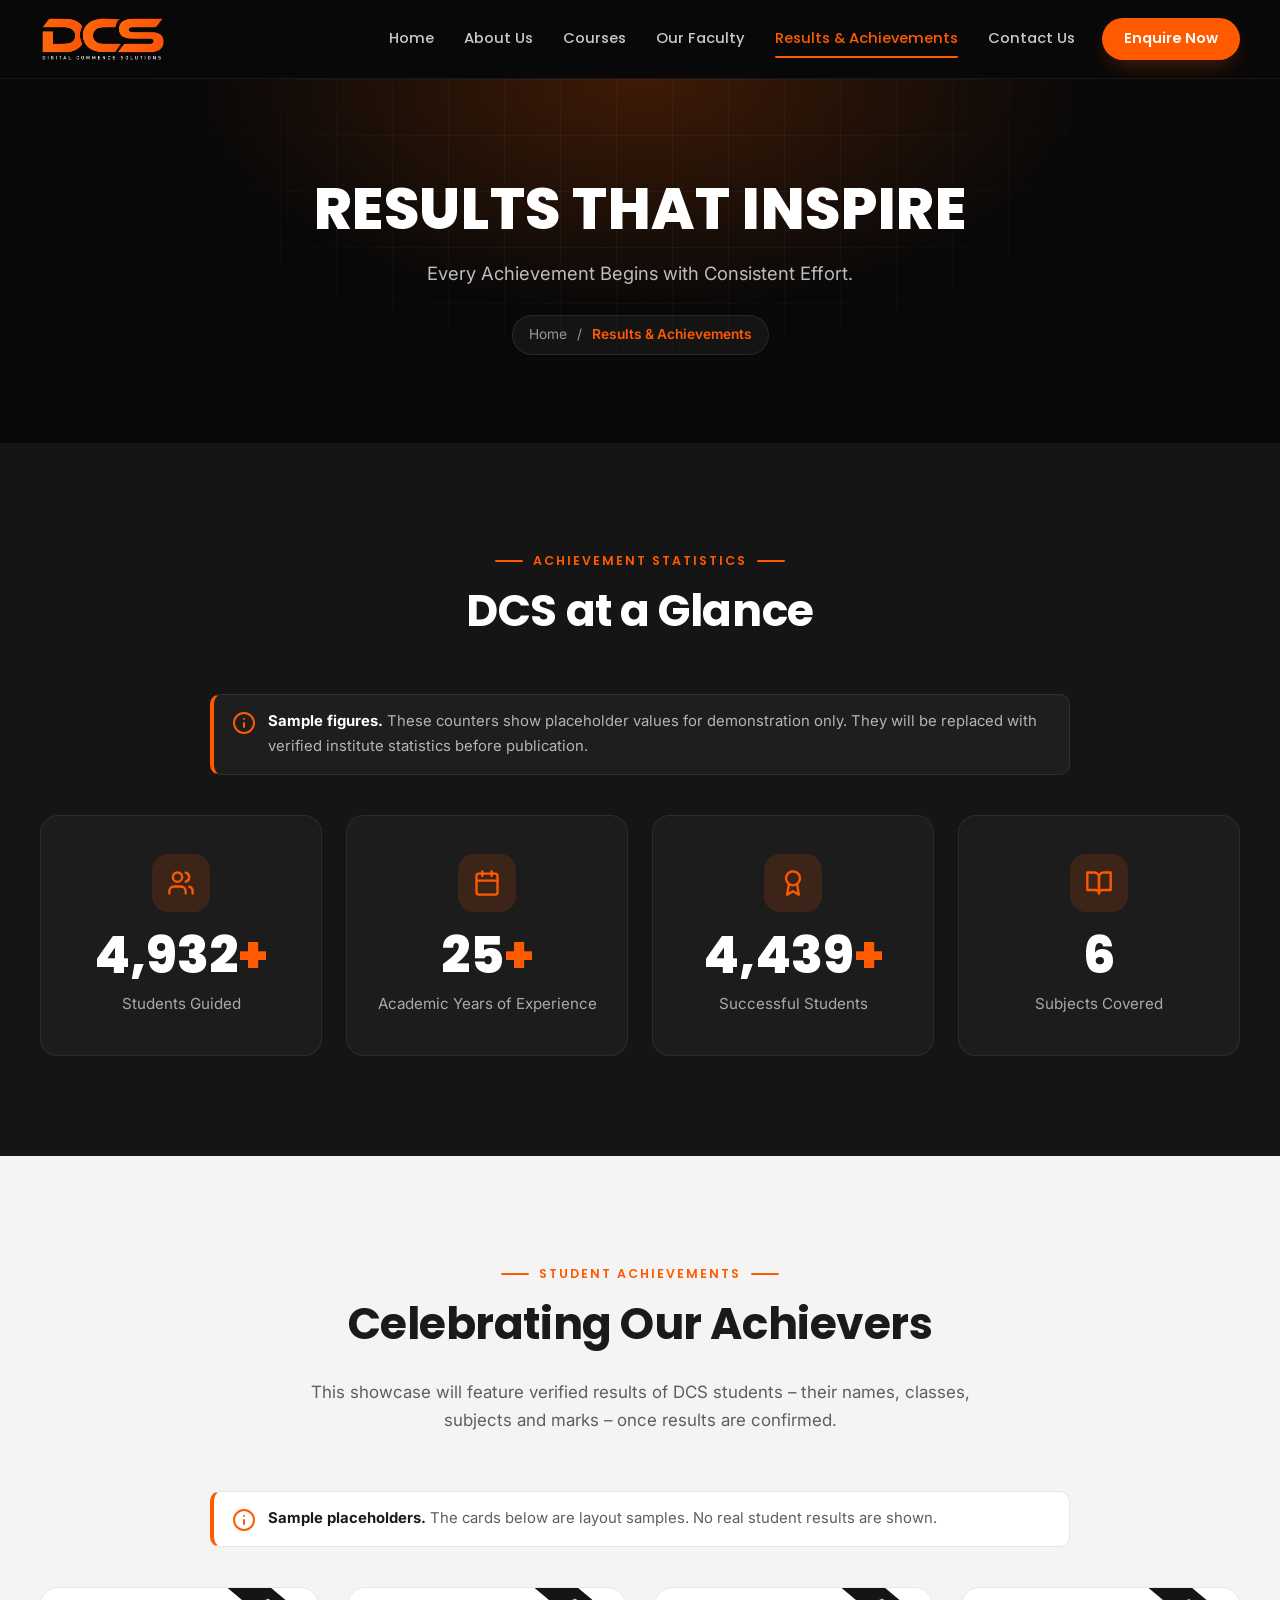
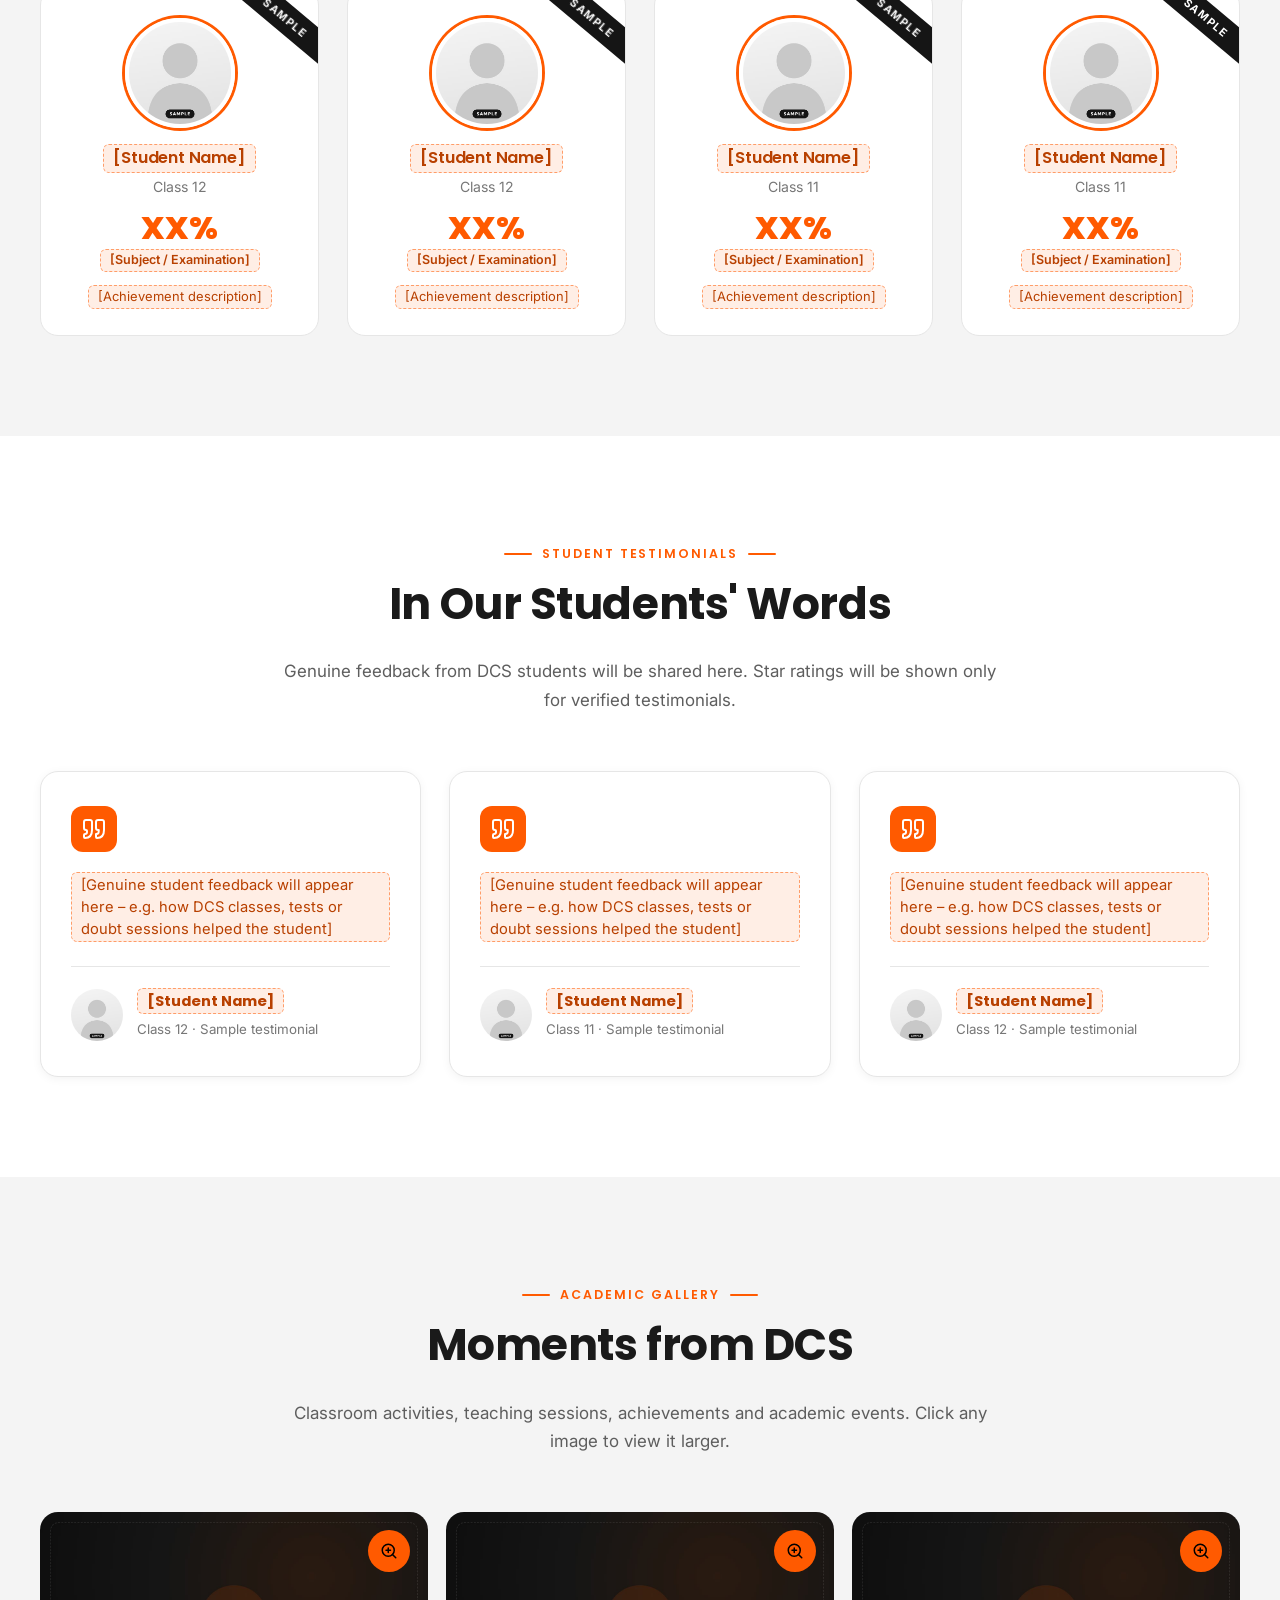
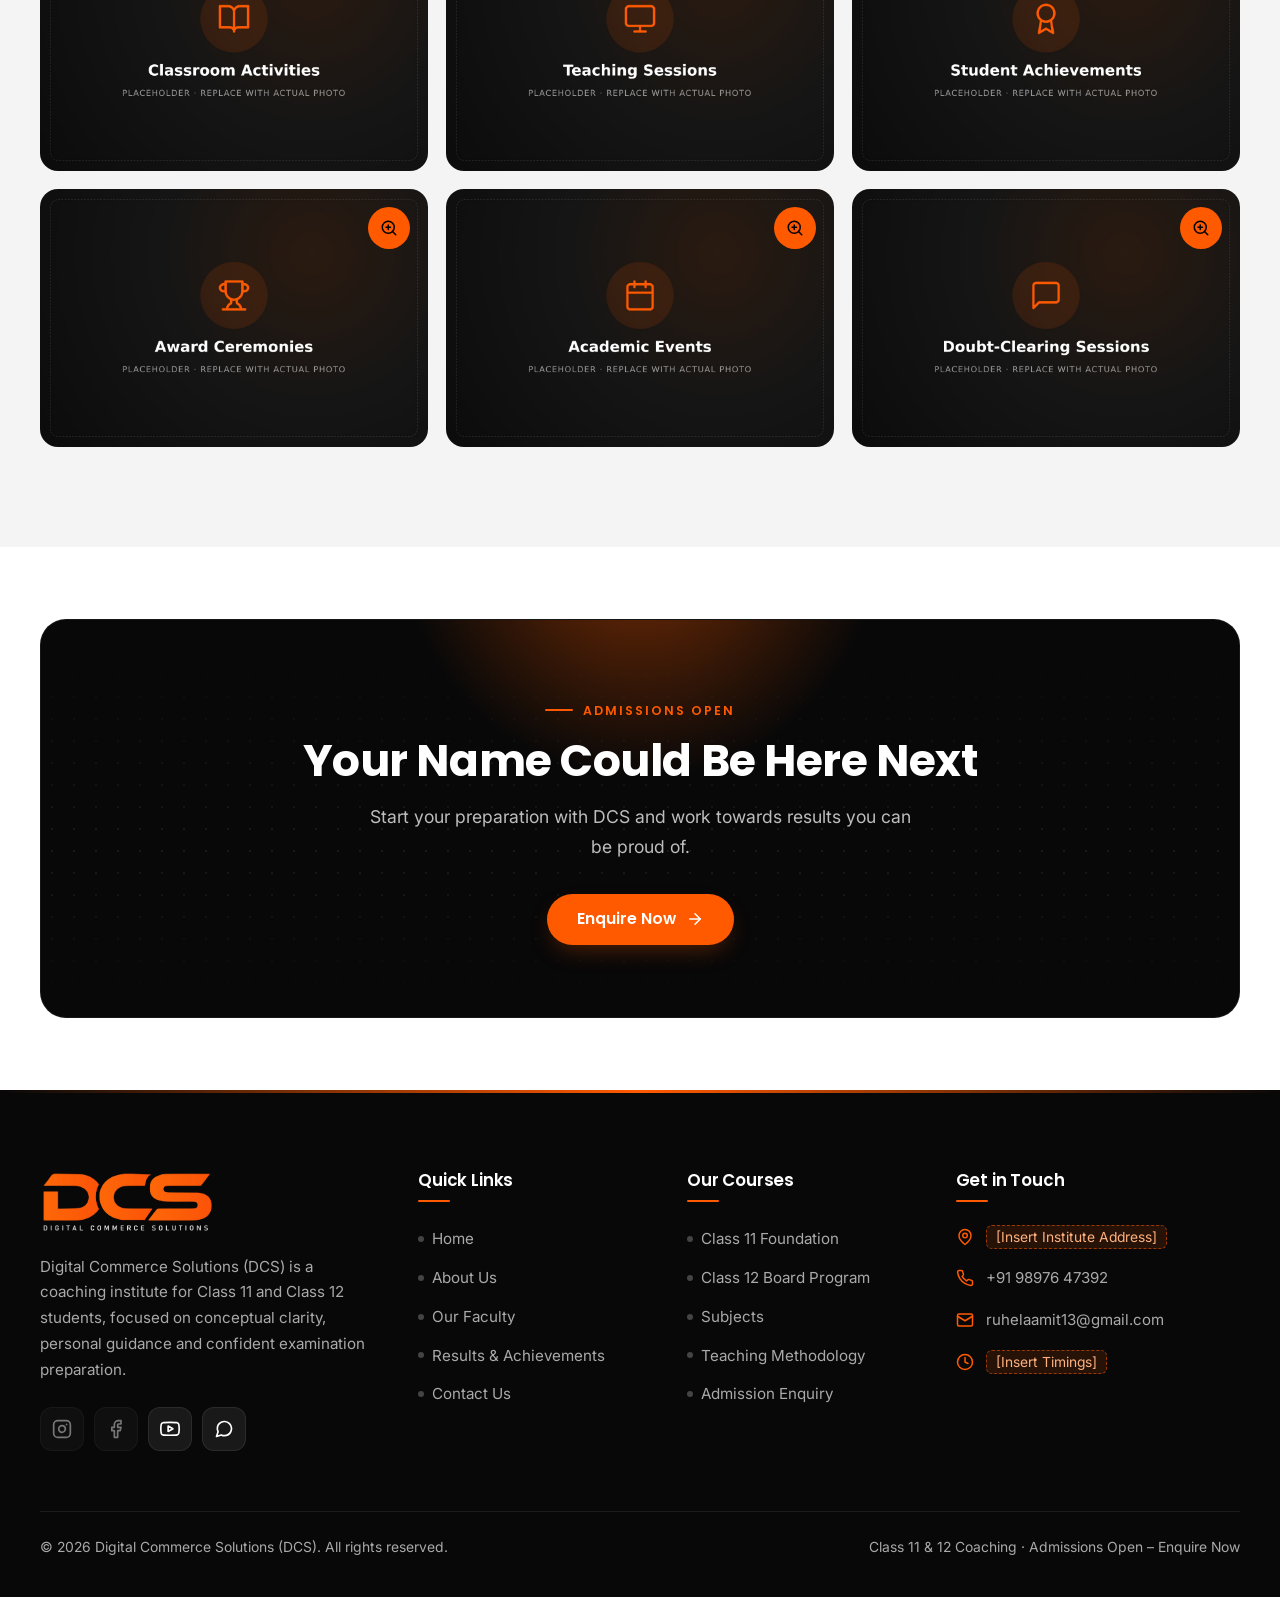
<file: achievements.html>
<!DOCTYPE html>
<html lang="en">
<head>
  <meta charset="UTF-8">
  <meta name="viewport" content="width=device-width, initial-scale=1.0">
  <title>Results &amp; Achievements | DCS – Digital Commerce Solutions</title>
  <meta name="description" content="Student achievements, testimonials and academic gallery from DCS – Digital Commerce Solutions, coaching for Class 11 and Class 12.">
  <meta name="theme-color" content="#080808">
  <meta property="og:title" content="Results &amp; Achievements | DCS – Digital Commerce Solutions">
  <meta property="og:description" content="Student achievements, testimonials and academic gallery from DCS – Digital Commerce Solutions, coaching for Class 11 and Class 12.">
  <meta property="og:image" content="images/dcs-logo.png">
  <link rel="icon" type="image/png" href="images/favicon.png">
  <link rel="preconnect" href="https://fonts.googleapis.com">
  <link rel="preconnect" href="https://fonts.gstatic.com" crossorigin>
  <link href="https://fonts.googleapis.com/css2?family=Inter:wght@400;500;600&amp;family=Poppins:wght@500;600;700;800&amp;display=swap" rel="stylesheet">
  <link rel="stylesheet" href="css/style.css">
</head>
<body>
  <a class="skip-link" href="#main">Skip to content</a>

  <!-- ===================== HEADER / NAVIGATION ===================== -->
  <header class="site-header">
    <nav class="nav container" aria-label="Main navigation">
      <a href="index.html" class="nav__logo" aria-label="DCS – Digital Commerce Solutions, home">
        <img src="images/dcs-logo-wide.png" alt="DCS – Digital Commerce Solutions logo" width="987" height="360">
      </a>
      <ul class="nav__menu" id="nav-menu">
          <li><a class="nav__link" href="index.html">Home</a></li>
          <li><a class="nav__link" href="about.html">About Us</a></li>
          <li><a class="nav__link" href="courses.html">Courses</a></li>
          <li><a class="nav__link" href="faculty.html">Our Faculty</a></li>
          <li><a class="nav__link" href="achievements.html">Results &amp; Achievements</a></li>
          <li><a class="nav__link" href="contact.html">Contact Us</a></li>
        <li class="nav__cta"><a class="btn btn--primary btn--sm" href="contact.html#enquiry">Enquire Now</a></li>
      </ul>
      <button class="nav__toggle" type="button" aria-label="Open menu" aria-controls="nav-menu" aria-expanded="false">
        <svg class="icon icon-open" viewBox="0 0 24 24" fill="none" stroke="currentColor" stroke-width="2" stroke-linecap="round" stroke-linejoin="round" aria-hidden="true"><line x1="3" y1="6" x2="21" y2="6"/><line x1="3" y1="12" x2="21" y2="12"/><line x1="3" y1="18" x2="21" y2="18"/></svg><svg class="icon icon-close" viewBox="0 0 24 24" fill="none" stroke="currentColor" stroke-width="2" stroke-linecap="round" stroke-linejoin="round" aria-hidden="true"><line x1="18" y1="6" x2="6" y2="18"/><line x1="6" y1="6" x2="18" y2="18"/></svg>
      </button>
    </nav>
  </header>

  <main id="main">

    <section class="page-banner">
      <div class="container">
        <h1 class="reveal">RESULTS THAT INSPIRE</h1>
        <p class="reveal" data-delay="1">Every Achievement Begins with Consistent Effort.</p>
        <nav class="breadcrumb reveal" data-delay="2" aria-label="Breadcrumb"><a href="index.html">Home</a><span aria-hidden="true">/</span><span aria-current="page">Results &amp; Achievements</span></nav>
      </div>
    </section>

    <!-- Stats -->
    <section class="section section--dark">
      <div class="container">
        <div class="section-head reveal"><span class="eyebrow">Achievement Statistics</span><h2>DCS at a Glance</h2></div>
        <div class="notice reveal"><svg class="icon" viewBox="0 0 24 24" fill="none" stroke="currentColor" stroke-width="2" stroke-linecap="round" stroke-linejoin="round" aria-hidden="true"><circle cx="12" cy="12" r="10"/><line x1="12" y1="16" x2="12" y2="12"/><line x1="12" y1="8" x2="12.01" y2="8"/></svg><span><strong>Sample figures.</strong> These counters show placeholder values for demonstration only. They will be replaced with verified institute statistics before publication.</span></div>
        <div class="stats">
<div class="stat reveal" data-delay="0"><div class="icon-box"><svg class="icon" viewBox="0 0 24 24" fill="none" stroke="currentColor" stroke-width="2" stroke-linecap="round" stroke-linejoin="round" aria-hidden="true"><path d="M16 21v-2a4 4 0 0 0-4-4H6a4 4 0 0 0-4 4v2"/><circle cx="9" cy="7" r="4"/><path d="M22 21v-2a4 4 0 0 0-3-3.87"/><path d="M16 3.13a4 4 0 0 1 0 7.75"/></svg></div><div class="stat__value" data-counter data-target="5000"><span class="num">0</span><span class="suffix">+</span></div><div class="stat__label">Students Guided</div></div>
<div class="stat reveal" data-delay="1"><div class="icon-box"><svg class="icon" viewBox="0 0 24 24" fill="none" stroke="currentColor" stroke-width="2" stroke-linecap="round" stroke-linejoin="round" aria-hidden="true"><rect x="3" y="4" width="18" height="18" rx="2"/><line x1="16" y1="2" x2="16" y2="6"/><line x1="8" y1="2" x2="8" y2="6"/><line x1="3" y1="10" x2="21" y2="10"/></svg></div><div class="stat__value" data-counter data-target="25"><span class="num">0</span><span class="suffix">+</span></div><div class="stat__label">Academic Years of Experience</div></div>
<div class="stat reveal" data-delay="2"><div class="icon-box"><svg class="icon" viewBox="0 0 24 24" fill="none" stroke="currentColor" stroke-width="2" stroke-linecap="round" stroke-linejoin="round" aria-hidden="true"><circle cx="12" cy="8" r="6"/><path d="M15.48 12.89 17 22l-5-3-5 3 1.52-9.11"/></svg></div><div class="stat__value" data-counter data-target="4500"><span class="num">0</span><span class="suffix">+</span></div><div class="stat__label">Successful Students</div></div>
<div class="stat reveal" data-delay="3"><div class="icon-box"><svg class="icon" viewBox="0 0 24 24" fill="none" stroke="currentColor" stroke-width="2" stroke-linecap="round" stroke-linejoin="round" aria-hidden="true"><path d="M2 3h6a4 4 0 0 1 4 4v14a3 3 0 0 0-3-3H2z"/><path d="M22 3h-6a4 4 0 0 0-4 4v14a3 3 0 0 1 3-3h7z"/></svg></div><div class="stat__value" data-counter data-target="6"><span class="num">0</span><span class="suffix"></span></div><div class="stat__label">Subjects Covered</div></div>
        </div>
      </div>
    </section>

    <!-- Student achievements -->
    <section class="section section--light">
      <div class="container">
        <div class="section-head reveal"><span class="eyebrow">Student Achievements</span><h2>Celebrating Our Achievers</h2><p>This showcase will feature verified results of DCS students – their names, classes, subjects and marks – once results are confirmed.</p></div>
        <div class="notice reveal"><svg class="icon" viewBox="0 0 24 24" fill="none" stroke="currentColor" stroke-width="2" stroke-linecap="round" stroke-linejoin="round" aria-hidden="true"><circle cx="12" cy="12" r="10"/><line x1="12" y1="16" x2="12" y2="12"/><line x1="12" y1="8" x2="12.01" y2="8"/></svg><span><strong>Sample placeholders.</strong> The cards below are layout samples. No real student results are shown.</span></div>
        <div class="grid grid-4">
          <article class="result-card reveal" data-delay="0">
            <span class="sample-ribbon">Sample</span>
            <img src="images/students/student-placeholder.jpg" alt="Student photograph placeholder" width="400" height="400" loading="lazy">
            <h3><em class="ph">[Student Name]</em></h3>
            <div class="cls">Class 12</div>
            <div class="score">XX%</div>
            <div class="exam"><em class="ph">[Subject / Examination]</em></div>
            <p><em class="ph">[Achievement description]</em></p>
          </article><article class="result-card reveal" data-delay="1">
            <span class="sample-ribbon">Sample</span>
            <img src="images/students/student-placeholder.jpg" alt="Student photograph placeholder" width="400" height="400" loading="lazy">
            <h3><em class="ph">[Student Name]</em></h3>
            <div class="cls">Class 12</div>
            <div class="score">XX%</div>
            <div class="exam"><em class="ph">[Subject / Examination]</em></div>
            <p><em class="ph">[Achievement description]</em></p>
          </article><article class="result-card reveal" data-delay="2">
            <span class="sample-ribbon">Sample</span>
            <img src="images/students/student-placeholder.jpg" alt="Student photograph placeholder" width="400" height="400" loading="lazy">
            <h3><em class="ph">[Student Name]</em></h3>
            <div class="cls">Class 11</div>
            <div class="score">XX%</div>
            <div class="exam"><em class="ph">[Subject / Examination]</em></div>
            <p><em class="ph">[Achievement description]</em></p>
          </article><article class="result-card reveal" data-delay="3">
            <span class="sample-ribbon">Sample</span>
            <img src="images/students/student-placeholder.jpg" alt="Student photograph placeholder" width="400" height="400" loading="lazy">
            <h3><em class="ph">[Student Name]</em></h3>
            <div class="cls">Class 11</div>
            <div class="score">XX%</div>
            <div class="exam"><em class="ph">[Subject / Examination]</em></div>
            <p><em class="ph">[Achievement description]</em></p>
          </article>
        </div>
      </div>
    </section>

    <!-- Testimonials -->
    <section class="section">
      <div class="container">
        <div class="section-head reveal"><span class="eyebrow">Student Testimonials</span><h2>In Our Students' Words</h2><p>Genuine feedback from DCS students will be shared here. Star ratings will be shown only for verified testimonials.</p></div>
        <div class="grid grid-3">
          <article class="card testimonial reveal" data-delay="0">
            <span class="quote-mark"><svg class="icon" viewBox="0 0 24 24" fill="none" stroke="currentColor" stroke-width="2" stroke-linecap="round" stroke-linejoin="round" aria-hidden="true"><path d="M3 21c3 0 7-1 7-8V5c0-1.25-.756-2.017-2-2H4c-1.25 0-2 .75-2 1.972V11c0 1.25.75 2 2 2 1 0 1 0 1 1v1c0 1-1 2-2 2s-1 .008-1 1.031V20c0 1 0 1 1 1z"/><path d="M15 21c3 0 7-1 7-8V5c0-1.25-.757-2.017-2-2h-4c-1.25 0-2 .75-2 1.972V11c0 1.25.75 2 2 2h.75c0 2.25.25 4-2.75 4v3c0 1 0 1 1 1z"/></svg></span>
            <blockquote><em class="ph">[Genuine student feedback will appear here – e.g. how DCS classes, tests or doubt sessions helped the student]</em></blockquote>
            <div class="who">
              <img src="images/students/student-placeholder.jpg" alt="Student photograph placeholder" width="400" height="400" loading="lazy">
              <div><strong><em class="ph">[Student Name]</em></strong><small>Class 12 · Sample testimonial</small></div>
            </div>
          </article><article class="card testimonial reveal" data-delay="1">
            <span class="quote-mark"><svg class="icon" viewBox="0 0 24 24" fill="none" stroke="currentColor" stroke-width="2" stroke-linecap="round" stroke-linejoin="round" aria-hidden="true"><path d="M3 21c3 0 7-1 7-8V5c0-1.25-.756-2.017-2-2H4c-1.25 0-2 .75-2 1.972V11c0 1.25.75 2 2 2 1 0 1 0 1 1v1c0 1-1 2-2 2s-1 .008-1 1.031V20c0 1 0 1 1 1z"/><path d="M15 21c3 0 7-1 7-8V5c0-1.25-.757-2.017-2-2h-4c-1.25 0-2 .75-2 1.972V11c0 1.25.75 2 2 2h.75c0 2.25.25 4-2.75 4v3c0 1 0 1 1 1z"/></svg></span>
            <blockquote><em class="ph">[Genuine student feedback will appear here – e.g. how DCS classes, tests or doubt sessions helped the student]</em></blockquote>
            <div class="who">
              <img src="images/students/student-placeholder.jpg" alt="Student photograph placeholder" width="400" height="400" loading="lazy">
              <div><strong><em class="ph">[Student Name]</em></strong><small>Class 11 · Sample testimonial</small></div>
            </div>
          </article><article class="card testimonial reveal" data-delay="2">
            <span class="quote-mark"><svg class="icon" viewBox="0 0 24 24" fill="none" stroke="currentColor" stroke-width="2" stroke-linecap="round" stroke-linejoin="round" aria-hidden="true"><path d="M3 21c3 0 7-1 7-8V5c0-1.25-.756-2.017-2-2H4c-1.25 0-2 .75-2 1.972V11c0 1.25.75 2 2 2 1 0 1 0 1 1v1c0 1-1 2-2 2s-1 .008-1 1.031V20c0 1 0 1 1 1z"/><path d="M15 21c3 0 7-1 7-8V5c0-1.25-.757-2.017-2-2h-4c-1.25 0-2 .75-2 1.972V11c0 1.25.75 2 2 2h.75c0 2.25.25 4-2.75 4v3c0 1 0 1 1 1z"/></svg></span>
            <blockquote><em class="ph">[Genuine student feedback will appear here – e.g. how DCS classes, tests or doubt sessions helped the student]</em></blockquote>
            <div class="who">
              <img src="images/students/student-placeholder.jpg" alt="Student photograph placeholder" width="400" height="400" loading="lazy">
              <div><strong><em class="ph">[Student Name]</em></strong><small>Class 12 · Sample testimonial</small></div>
            </div>
          </article>
        </div>
      </div>
    </section>

    <!-- Gallery -->
    <section class="section section--light" id="gallery">
      <div class="container">
        <div class="section-head reveal"><span class="eyebrow">Academic Gallery</span><h2>Moments from DCS</h2><p>Classroom activities, teaching sessions, achievements and academic events. Click any image to view it larger.</p></div>
        <div class="gallery">
<button class="gallery__item reveal" data-delay="0" type="button" data-title="Classroom Activities" data-caption="Interactive learning in class (placeholder image)" data-full="images/gallery/classroom-activities.jpg" aria-label="Open image: Classroom Activities">
            <img src="images/gallery/classroom-activities.jpg" alt="Classroom Activities – placeholder image" width="1200" height="800" loading="lazy">
            <span class="gallery__overlay"><strong>Classroom Activities</strong><small>Interactive learning in class</small></span>
            <span class="gallery__zoom"><svg class="icon icon-sm" viewBox="0 0 24 24" fill="none" stroke="currentColor" stroke-width="2" stroke-linecap="round" stroke-linejoin="round" aria-hidden="true"><circle cx="11" cy="11" r="8"/><line x1="21" y1="21" x2="16.65" y2="16.65"/><line x1="11" y1="8" x2="11" y2="14"/><line x1="8" y1="11" x2="14" y2="11"/></svg></span>
          </button>
<button class="gallery__item reveal" data-delay="1" type="button" data-title="Teaching Sessions" data-caption="Concept explanation sessions (placeholder image)" data-full="images/gallery/teaching-sessions.jpg" aria-label="Open image: Teaching Sessions">
            <img src="images/gallery/teaching-sessions.jpg" alt="Teaching Sessions – placeholder image" width="1200" height="800" loading="lazy">
            <span class="gallery__overlay"><strong>Teaching Sessions</strong><small>Concept explanation sessions</small></span>
            <span class="gallery__zoom"><svg class="icon icon-sm" viewBox="0 0 24 24" fill="none" stroke="currentColor" stroke-width="2" stroke-linecap="round" stroke-linejoin="round" aria-hidden="true"><circle cx="11" cy="11" r="8"/><line x1="21" y1="21" x2="16.65" y2="16.65"/><line x1="11" y1="8" x2="11" y2="14"/><line x1="8" y1="11" x2="14" y2="11"/></svg></span>
          </button>
<button class="gallery__item reveal" data-delay="2" type="button" data-title="Student Achievements" data-caption="Celebrating student success (placeholder image)" data-full="images/gallery/student-achievements.jpg" aria-label="Open image: Student Achievements">
            <img src="images/gallery/student-achievements.jpg" alt="Student Achievements – placeholder image" width="1200" height="800" loading="lazy">
            <span class="gallery__overlay"><strong>Student Achievements</strong><small>Celebrating student success</small></span>
            <span class="gallery__zoom"><svg class="icon icon-sm" viewBox="0 0 24 24" fill="none" stroke="currentColor" stroke-width="2" stroke-linecap="round" stroke-linejoin="round" aria-hidden="true"><circle cx="11" cy="11" r="8"/><line x1="21" y1="21" x2="16.65" y2="16.65"/><line x1="11" y1="8" x2="11" y2="14"/><line x1="8" y1="11" x2="14" y2="11"/></svg></span>
          </button>
<button class="gallery__item reveal" data-delay="0" type="button" data-title="Award Ceremonies" data-caption="Recognising top performers (placeholder image)" data-full="images/gallery/award-ceremony.jpg" aria-label="Open image: Award Ceremonies">
            <img src="images/gallery/award-ceremony.jpg" alt="Award Ceremonies – placeholder image" width="1200" height="800" loading="lazy">
            <span class="gallery__overlay"><strong>Award Ceremonies</strong><small>Recognising top performers</small></span>
            <span class="gallery__zoom"><svg class="icon icon-sm" viewBox="0 0 24 24" fill="none" stroke="currentColor" stroke-width="2" stroke-linecap="round" stroke-linejoin="round" aria-hidden="true"><circle cx="11" cy="11" r="8"/><line x1="21" y1="21" x2="16.65" y2="16.65"/><line x1="11" y1="8" x2="11" y2="14"/><line x1="8" y1="11" x2="14" y2="11"/></svg></span>
          </button>
<button class="gallery__item reveal" data-delay="1" type="button" data-title="Academic Events" data-caption="Seminars and special sessions (placeholder image)" data-full="images/gallery/academic-events.jpg" aria-label="Open image: Academic Events">
            <img src="images/gallery/academic-events.jpg" alt="Academic Events – placeholder image" width="1200" height="800" loading="lazy">
            <span class="gallery__overlay"><strong>Academic Events</strong><small>Seminars and special sessions</small></span>
            <span class="gallery__zoom"><svg class="icon icon-sm" viewBox="0 0 24 24" fill="none" stroke="currentColor" stroke-width="2" stroke-linecap="round" stroke-linejoin="round" aria-hidden="true"><circle cx="11" cy="11" r="8"/><line x1="21" y1="21" x2="16.65" y2="16.65"/><line x1="11" y1="8" x2="11" y2="14"/><line x1="8" y1="11" x2="14" y2="11"/></svg></span>
          </button>
<button class="gallery__item reveal" data-delay="2" type="button" data-title="Doubt-Clearing Sessions" data-caption="One-to-one academic support (placeholder image)" data-full="images/gallery/doubt-clearing.jpg" aria-label="Open image: Doubt-Clearing Sessions">
            <img src="images/gallery/doubt-clearing.jpg" alt="Doubt-Clearing Sessions – placeholder image" width="1200" height="800" loading="lazy">
            <span class="gallery__overlay"><strong>Doubt-Clearing Sessions</strong><small>One-to-one academic support</small></span>
            <span class="gallery__zoom"><svg class="icon icon-sm" viewBox="0 0 24 24" fill="none" stroke="currentColor" stroke-width="2" stroke-linecap="round" stroke-linejoin="round" aria-hidden="true"><circle cx="11" cy="11" r="8"/><line x1="21" y1="21" x2="16.65" y2="16.65"/><line x1="11" y1="8" x2="11" y2="14"/><line x1="8" y1="11" x2="14" y2="11"/></svg></span>
          </button>
        </div>
      </div>
    </section>

    <section class="section section--tight">
      <div class="container">
        <div class="cta-band reveal">
          <span class="eyebrow">Admissions Open</span>
          <h2>Your Name Could Be Here Next</h2>
          <p>Start your preparation with DCS and work towards results you can be proud of.</p>
          <div class="btn-row"><a class="btn btn--primary" href="contact.html#enquiry">Enquire Now <svg class="icon" viewBox="0 0 24 24" fill="none" stroke="currentColor" stroke-width="2" stroke-linecap="round" stroke-linejoin="round" aria-hidden="true"><line x1="5" y1="12" x2="19" y2="12"/><polyline points="12 5 19 12 12 19"/></svg></a></div>
        </div>
      </div>
    </section>

  </main>

  <!-- ===================== FOOTER ===================== -->
  <footer class="site-footer">
    <div class="container">
      <div class="footer-grid">
        <div class="footer-brand">
          <img src="images/dcs-logo-wide.png" alt="DCS – Digital Commerce Solutions logo" width="987" height="360">
          <p>Digital Commerce Solutions (DCS) is a coaching institute for Class 11 and Class 12 students, focused on conceptual clarity, personal guidance and confident examination preparation.</p>
          <div class="social"><a href="#" class="is-placeholder" aria-label="Instagram (link coming soon)" title="Instagram – profile link to be added"><svg class="icon" viewBox="0 0 24 24" fill="none" stroke="currentColor" stroke-width="2" stroke-linecap="round" stroke-linejoin="round" aria-hidden="true"><rect x="2" y="2" width="20" height="20" rx="5"/><path d="M16 11.37A4 4 0 1 1 12.63 8 4 4 0 0 1 16 11.37z"/><line x1="17.5" y1="6.5" x2="17.51" y2="6.5"/></svg></a><a href="#" class="is-placeholder" aria-label="Facebook (link coming soon)" title="Facebook – profile link to be added"><svg class="icon" viewBox="0 0 24 24" fill="none" stroke="currentColor" stroke-width="2" stroke-linecap="round" stroke-linejoin="round" aria-hidden="true"><path d="M18 2h-3a5 5 0 0 0-5 5v3H7v4h3v8h4v-8h3l1-4h-4V7a1 1 0 0 1 1-1h3z"/></svg></a><a href="https://www.youtube.com/@amitruheladigitalcommerces2099" target="_blank" rel="noopener" aria-label="DCS on YouTube" title="YouTube"><svg class="icon" viewBox="0 0 24 24" fill="none" stroke="currentColor" stroke-width="2" stroke-linecap="round" stroke-linejoin="round" aria-hidden="true"><path d="M22.54 6.42a2.78 2.78 0 0 0-1.94-2C18.88 4 12 4 12 4s-6.88 0-8.6.46a2.78 2.78 0 0 0-1.94 2A29 29 0 0 0 1 11.75a29 29 0 0 0 .46 5.33A2.78 2.78 0 0 0 3.4 19c1.72.46 8.6.46 8.6.46s6.88 0 8.6-.46a2.78 2.78 0 0 0 1.94-2 29 29 0 0 0 .46-5.25 29 29 0 0 0-.46-5.33z"/><polygon points="9.75 15.02 15.5 11.75 9.75 8.48 9.75 15.02"/></svg></a><a href="https://wa.me/919897647392" target="_blank" rel="noopener" aria-label="DCS on WhatsApp" title="WhatsApp"><svg class="icon" viewBox="0 0 24 24" fill="none" stroke="currentColor" stroke-width="2" stroke-linecap="round" stroke-linejoin="round" aria-hidden="true"><path d="M21 11.5a8.38 8.38 0 0 1-.9 3.8 8.5 8.5 0 0 1-7.6 4.7 8.38 8.38 0 0 1-3.8-.9L3 21l1.9-5.7a8.38 8.38 0 0 1-.9-3.8 8.5 8.5 0 0 1 4.7-7.6 8.38 8.38 0 0 1 3.8-.9h.5a8.48 8.48 0 0 1 8 8v.5z"/></svg></a></div>
        </div>
        <div>
          <h4>Quick Links</h4>
          <ul class="footer-links">
            <li><a href="index.html">Home</a></li>
            <li><a href="about.html">About Us</a></li>
            <li><a href="faculty.html">Our Faculty</a></li>
            <li><a href="achievements.html">Results &amp; Achievements</a></li>
            <li><a href="contact.html">Contact Us</a></li>
          </ul>
        </div>
        <div>
          <h4>Our Courses</h4>
          <ul class="footer-links">
            <li><a href="courses.html#class-11">Class 11 Foundation</a></li>
            <li><a href="courses.html#class-12">Class 12 Board Program</a></li>
            <li><a href="courses.html#subjects">Subjects</a></li>
            <li><a href="courses.html#methodology">Teaching Methodology</a></li>
            <li><a href="contact.html#enquiry">Admission Enquiry</a></li>
          </ul>
        </div>
        <div>
          <h4>Get in Touch</h4>
          <ul class="footer-contact">
            <li><svg class="icon" viewBox="0 0 24 24" fill="none" stroke="currentColor" stroke-width="2" stroke-linecap="round" stroke-linejoin="round" aria-hidden="true"><path d="M20 10c0 6-8 12-8 12s-8-6-8-12a8 8 0 0 1 16 0Z"/><circle cx="12" cy="10" r="3"/></svg><span><em class="ph">[Insert Institute Address]</em></span></li>
            <li><svg class="icon" viewBox="0 0 24 24" fill="none" stroke="currentColor" stroke-width="2" stroke-linecap="round" stroke-linejoin="round" aria-hidden="true"><path d="M22 16.92v3a2 2 0 0 1-2.18 2 19.79 19.79 0 0 1-8.63-3.07 19.5 19.5 0 0 1-6-6 19.79 19.79 0 0 1-3.07-8.67A2 2 0 0 1 4.11 2h3a2 2 0 0 1 2 1.72c.127.96.361 1.903.7 2.81a2 2 0 0 1-.45 2.11L8.09 9.91a16 16 0 0 0 6 6l1.27-1.27a2 2 0 0 1 2.11-.45c.907.339 1.85.573 2.81.7A2 2 0 0 1 22 16.92z"/></svg><a href="tel:+919897647392">+91 98976 47392</a></li>
            <li><svg class="icon" viewBox="0 0 24 24" fill="none" stroke="currentColor" stroke-width="2" stroke-linecap="round" stroke-linejoin="round" aria-hidden="true"><rect x="2" y="4" width="20" height="16" rx="2"/><path d="m22 7-10 6L2 7"/></svg><a href="mailto:ruhelaamit13@gmail.com">ruhelaamit13@gmail.com</a></li>
            <li><svg class="icon" viewBox="0 0 24 24" fill="none" stroke="currentColor" stroke-width="2" stroke-linecap="round" stroke-linejoin="round" aria-hidden="true"><circle cx="12" cy="12" r="10"/><polyline points="12 6 12 12 16 14"/></svg><span><em class="ph">[Insert Timings]</em></span></li>
          </ul>
        </div>
      </div>
      <div class="footer-bottom">
        <p>&copy; <span data-year>2026</span> Digital Commerce Solutions (DCS). All rights reserved.</p>
        <p>Class 11 &amp; 12 Coaching · <a href="contact.html#enquiry">Admissions Open – Enquire Now</a></p>
      </div>
    </div>
  </footer>

  <button class="back-to-top" type="button" aria-label="Back to top"><svg class="icon" viewBox="0 0 24 24" fill="none" stroke="currentColor" stroke-width="2" stroke-linecap="round" stroke-linejoin="round" aria-hidden="true"><line x1="12" y1="19" x2="12" y2="5"/><polyline points="5 12 12 5 19 12"/></svg></button>

  <!-- Lightbox for the gallery -->
  <div class="lightbox" role="dialog" aria-modal="true" aria-label="Image viewer" aria-hidden="true">
    <span class="lightbox__count"></span>
    <button class="lightbox__btn lightbox__close" type="button" aria-label="Close"><svg class="icon" viewBox="0 0 24 24" fill="none" stroke="currentColor" stroke-width="2" stroke-linecap="round" stroke-linejoin="round" aria-hidden="true"><line x1="18" y1="6" x2="6" y2="18"/><line x1="6" y1="6" x2="18" y2="18"/></svg></button>
    <button class="lightbox__btn lightbox__prev" type="button" aria-label="Previous image"><svg class="icon" viewBox="0 0 24 24" fill="none" stroke="currentColor" stroke-width="2" stroke-linecap="round" stroke-linejoin="round" aria-hidden="true"><line x1="5" y1="12" x2="19" y2="12"/><polyline points="12 5 19 12 12 19"/></svg></button>
    <figure class="lightbox__figure">
      <img class="lightbox__img" src="images/gallery/classroom-activities.jpg" alt="">
      <figcaption class="lightbox__caption"></figcaption>
    </figure>
    <button class="lightbox__btn lightbox__next" type="button" aria-label="Next image"><svg class="icon" viewBox="0 0 24 24" fill="none" stroke="currentColor" stroke-width="2" stroke-linecap="round" stroke-linejoin="round" aria-hidden="true"><line x1="5" y1="12" x2="19" y2="12"/><polyline points="12 5 19 12 12 19"/></svg></button>
  </div>
  <script src="js/script.js"></script>
</body>
</html>
</file>
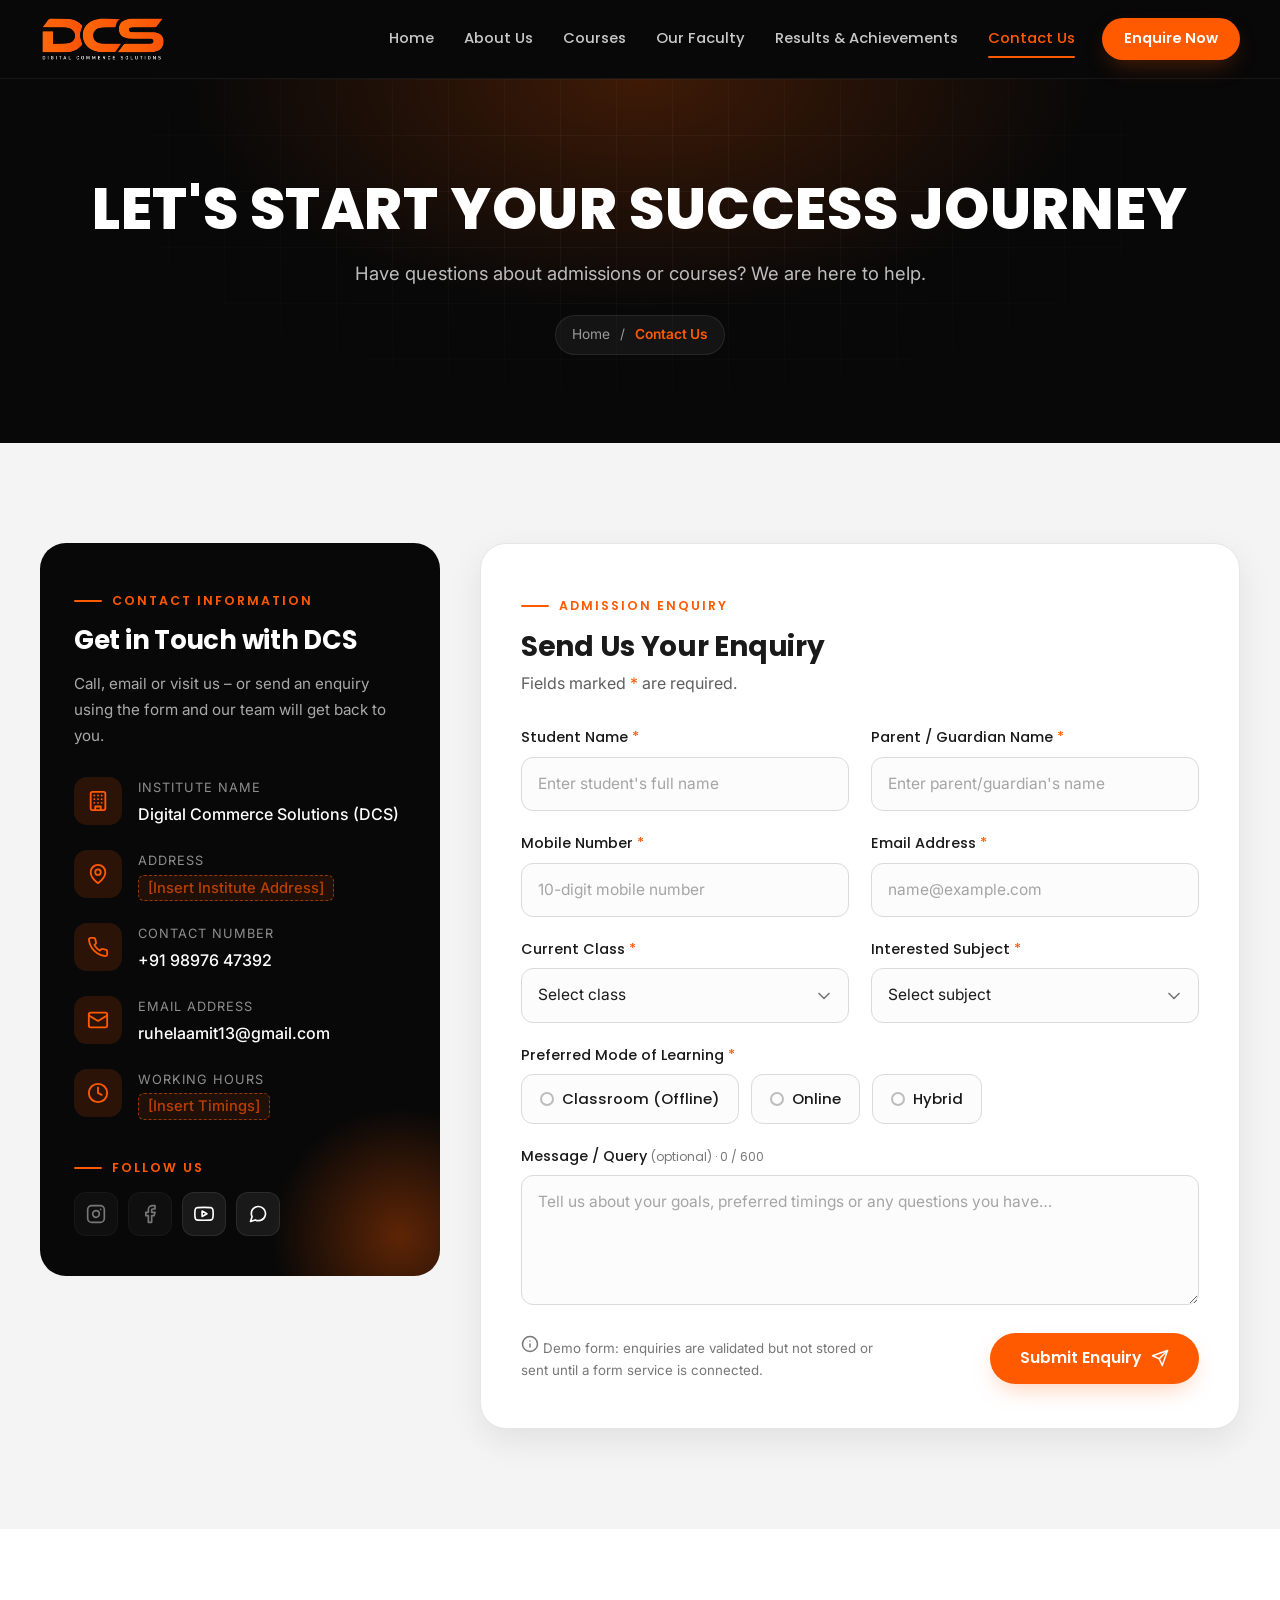
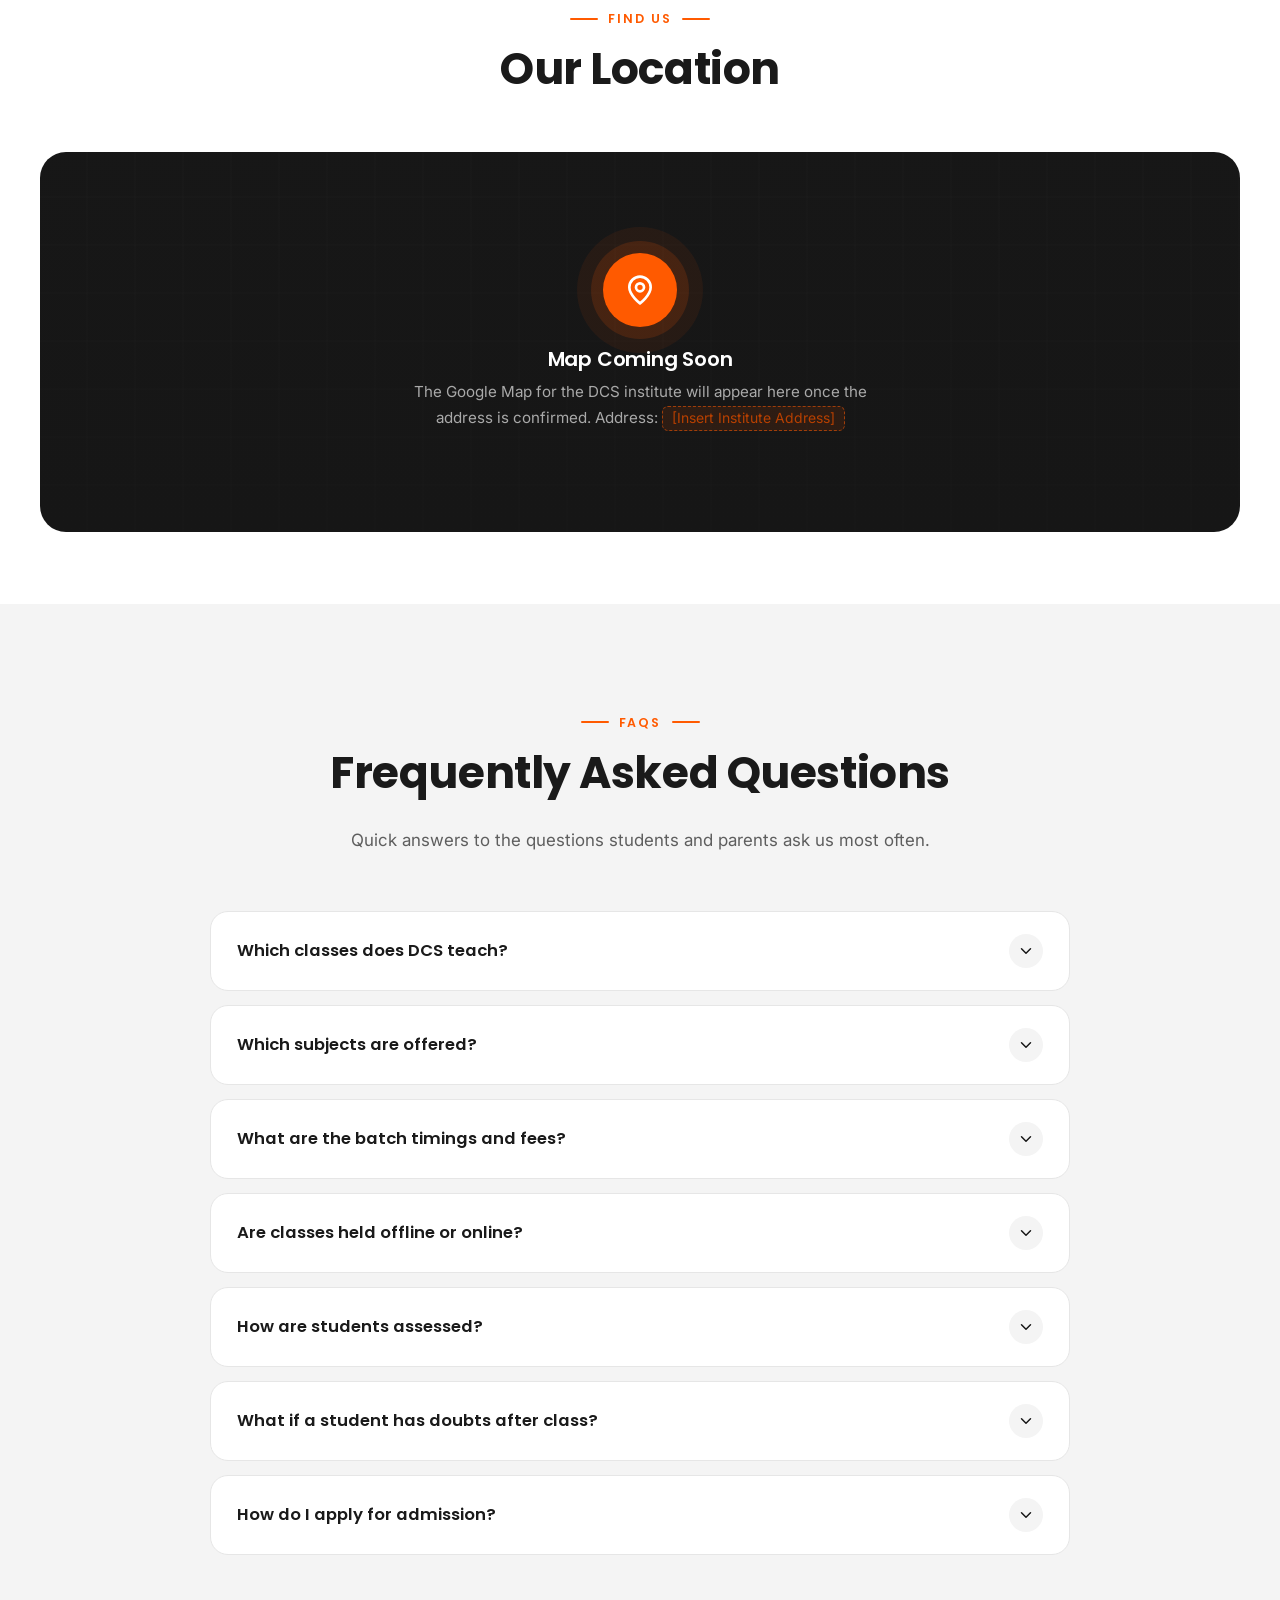
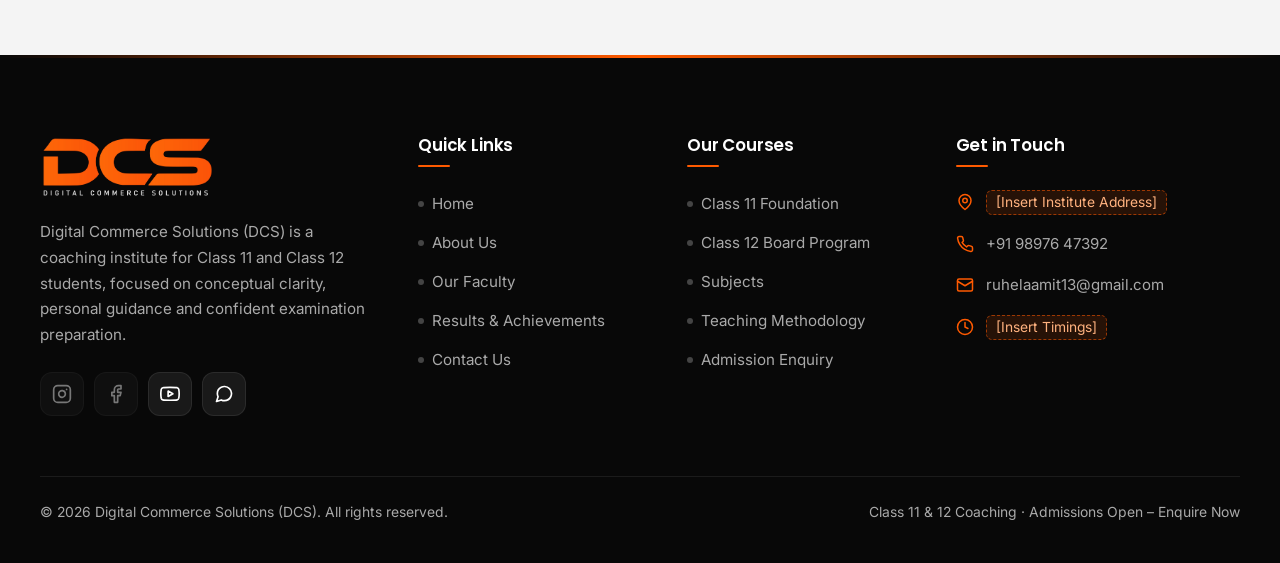
<file: contact.html>
<!DOCTYPE html>
<html lang="en">
<head>
  <meta charset="UTF-8">
  <meta name="viewport" content="width=device-width, initial-scale=1.0">
  <title>Contact Us &amp; Admission Enquiry | DCS – Digital Commerce Solutions</title>
  <meta name="description" content="Contact DCS – Digital Commerce Solutions for Class 11 and 12 coaching admissions. Phone, email, enquiry form and FAQs.">
  <meta name="theme-color" content="#080808">
  <meta property="og:title" content="Contact Us &amp; Admission Enquiry | DCS – Digital Commerce Solutions">
  <meta property="og:description" content="Contact DCS – Digital Commerce Solutions for Class 11 and 12 coaching admissions. Phone, email, enquiry form and FAQs.">
  <meta property="og:image" content="images/dcs-logo.png">
  <link rel="icon" type="image/png" href="images/favicon.png">
  <link rel="preconnect" href="https://fonts.googleapis.com">
  <link rel="preconnect" href="https://fonts.gstatic.com" crossorigin>
  <link href="https://fonts.googleapis.com/css2?family=Inter:wght@400;500;600&amp;family=Poppins:wght@500;600;700;800&amp;display=swap" rel="stylesheet">
  <link rel="stylesheet" href="css/style.css">
</head>
<body>
  <a class="skip-link" href="#main">Skip to content</a>

  <!-- ===================== HEADER / NAVIGATION ===================== -->
  <header class="site-header">
    <nav class="nav container" aria-label="Main navigation">
      <a href="index.html" class="nav__logo" aria-label="DCS – Digital Commerce Solutions, home">
        <img src="images/dcs-logo-wide.png" alt="DCS – Digital Commerce Solutions logo" width="987" height="360">
      </a>
      <ul class="nav__menu" id="nav-menu">
          <li><a class="nav__link" href="index.html">Home</a></li>
          <li><a class="nav__link" href="about.html">About Us</a></li>
          <li><a class="nav__link" href="courses.html">Courses</a></li>
          <li><a class="nav__link" href="faculty.html">Our Faculty</a></li>
          <li><a class="nav__link" href="achievements.html">Results &amp; Achievements</a></li>
          <li><a class="nav__link" href="contact.html">Contact Us</a></li>
        <li class="nav__cta"><a class="btn btn--primary btn--sm" href="contact.html#enquiry">Enquire Now</a></li>
      </ul>
      <button class="nav__toggle" type="button" aria-label="Open menu" aria-controls="nav-menu" aria-expanded="false">
        <svg class="icon icon-open" viewBox="0 0 24 24" fill="none" stroke="currentColor" stroke-width="2" stroke-linecap="round" stroke-linejoin="round" aria-hidden="true"><line x1="3" y1="6" x2="21" y2="6"/><line x1="3" y1="12" x2="21" y2="12"/><line x1="3" y1="18" x2="21" y2="18"/></svg><svg class="icon icon-close" viewBox="0 0 24 24" fill="none" stroke="currentColor" stroke-width="2" stroke-linecap="round" stroke-linejoin="round" aria-hidden="true"><line x1="18" y1="6" x2="6" y2="18"/><line x1="6" y1="6" x2="18" y2="18"/></svg>
      </button>
    </nav>
  </header>

  <main id="main">

    <section class="page-banner">
      <div class="container">
        <h1 class="reveal">LET'S START YOUR SUCCESS JOURNEY</h1>
        <p class="reveal" data-delay="1">Have questions about admissions or courses? We are here to help.</p>
        <nav class="breadcrumb reveal" data-delay="2" aria-label="Breadcrumb"><a href="index.html">Home</a><span aria-hidden="true">/</span><span aria-current="page">Contact Us</span></nav>
      </div>
    </section>

    <section class="section section--light" id="enquiry">
      <div class="container contact-grid">
        <!-- Contact information -->
        <aside class="info-panel reveal">
          <span class="eyebrow">Contact Information</span>
          <h2>Get in Touch with DCS</h2>
          <p>Call, email or visit us – or send an enquiry using the form and our team will get back to you.</p>
          <ul class="info-list">
            <li><span class="icon-box"><svg class="icon" viewBox="0 0 24 24" fill="none" stroke="currentColor" stroke-width="2" stroke-linecap="round" stroke-linejoin="round" aria-hidden="true"><rect x="4" y="2" width="16" height="20" rx="2"/><path d="M9 22v-4h6v4"/><path d="M8 6h.01M16 6h.01M12 6h.01M12 10h.01M12 14h.01M16 10h.01M16 14h.01M8 10h.01M8 14h.01"/></svg></span><div><small>Institute Name</small><span class="val">Digital Commerce Solutions (DCS)</span></div></li>
            <li><span class="icon-box"><svg class="icon" viewBox="0 0 24 24" fill="none" stroke="currentColor" stroke-width="2" stroke-linecap="round" stroke-linejoin="round" aria-hidden="true"><path d="M20 10c0 6-8 12-8 12s-8-6-8-12a8 8 0 0 1 16 0Z"/><circle cx="12" cy="10" r="3"/></svg></span><div><small>Address</small><span class="val"><em class="ph">[Insert Institute Address]</em></span></div></li>
            <li><span class="icon-box"><svg class="icon" viewBox="0 0 24 24" fill="none" stroke="currentColor" stroke-width="2" stroke-linecap="round" stroke-linejoin="round" aria-hidden="true"><path d="M22 16.92v3a2 2 0 0 1-2.18 2 19.79 19.79 0 0 1-8.63-3.07 19.5 19.5 0 0 1-6-6 19.79 19.79 0 0 1-3.07-8.67A2 2 0 0 1 4.11 2h3a2 2 0 0 1 2 1.72c.127.96.361 1.903.7 2.81a2 2 0 0 1-.45 2.11L8.09 9.91a16 16 0 0 0 6 6l1.27-1.27a2 2 0 0 1 2.11-.45c.907.339 1.85.573 2.81.7A2 2 0 0 1 22 16.92z"/></svg></span><div><small>Contact Number</small><a href="tel:+919897647392">+91 98976 47392</a></div></li>
            <li><span class="icon-box"><svg class="icon" viewBox="0 0 24 24" fill="none" stroke="currentColor" stroke-width="2" stroke-linecap="round" stroke-linejoin="round" aria-hidden="true"><rect x="2" y="4" width="20" height="16" rx="2"/><path d="m22 7-10 6L2 7"/></svg></span><div><small>Email Address</small><a href="mailto:ruhelaamit13@gmail.com">ruhelaamit13@gmail.com</a></div></li>
            <li><span class="icon-box"><svg class="icon" viewBox="0 0 24 24" fill="none" stroke="currentColor" stroke-width="2" stroke-linecap="round" stroke-linejoin="round" aria-hidden="true"><circle cx="12" cy="12" r="10"/><polyline points="12 6 12 12 16 14"/></svg></span><div><small>Working Hours</small><span class="val"><em class="ph">[Insert Timings]</em></span></div></li>
          </ul>
          <span class="eyebrow">Follow Us</span>
          <div class="social"><a href="#" class="is-placeholder" aria-label="Instagram (link coming soon)" title="Instagram – profile link to be added"><svg class="icon" viewBox="0 0 24 24" fill="none" stroke="currentColor" stroke-width="2" stroke-linecap="round" stroke-linejoin="round" aria-hidden="true"><rect x="2" y="2" width="20" height="20" rx="5"/><path d="M16 11.37A4 4 0 1 1 12.63 8 4 4 0 0 1 16 11.37z"/><line x1="17.5" y1="6.5" x2="17.51" y2="6.5"/></svg></a><a href="#" class="is-placeholder" aria-label="Facebook (link coming soon)" title="Facebook – profile link to be added"><svg class="icon" viewBox="0 0 24 24" fill="none" stroke="currentColor" stroke-width="2" stroke-linecap="round" stroke-linejoin="round" aria-hidden="true"><path d="M18 2h-3a5 5 0 0 0-5 5v3H7v4h3v8h4v-8h3l1-4h-4V7a1 1 0 0 1 1-1h3z"/></svg></a><a href="https://www.youtube.com/@amitruheladigitalcommerces2099" target="_blank" rel="noopener" aria-label="DCS on YouTube" title="YouTube"><svg class="icon" viewBox="0 0 24 24" fill="none" stroke="currentColor" stroke-width="2" stroke-linecap="round" stroke-linejoin="round" aria-hidden="true"><path d="M22.54 6.42a2.78 2.78 0 0 0-1.94-2C18.88 4 12 4 12 4s-6.88 0-8.6.46a2.78 2.78 0 0 0-1.94 2A29 29 0 0 0 1 11.75a29 29 0 0 0 .46 5.33A2.78 2.78 0 0 0 3.4 19c1.72.46 8.6.46 8.6.46s6.88 0 8.6-.46a2.78 2.78 0 0 0 1.94-2 29 29 0 0 0 .46-5.25 29 29 0 0 0-.46-5.33z"/><polygon points="9.75 15.02 15.5 11.75 9.75 8.48 9.75 15.02"/></svg></a><a href="https://wa.me/919897647392" target="_blank" rel="noopener" aria-label="DCS on WhatsApp" title="WhatsApp"><svg class="icon" viewBox="0 0 24 24" fill="none" stroke="currentColor" stroke-width="2" stroke-linecap="round" stroke-linejoin="round" aria-hidden="true"><path d="M21 11.5a8.38 8.38 0 0 1-.9 3.8 8.5 8.5 0 0 1-7.6 4.7 8.38 8.38 0 0 1-3.8-.9L3 21l1.9-5.7a8.38 8.38 0 0 1-.9-3.8 8.5 8.5 0 0 1 4.7-7.6 8.38 8.38 0 0 1 3.8-.9h.5a8.48 8.48 0 0 1 8 8v.5z"/></svg></a></div>
        </aside>

        <!-- Admission enquiry form -->
        <div class="form-card reveal" data-delay="1">
          <span class="eyebrow">Admission Enquiry</span>
          <h2>Send Us Your Enquiry</h2>
          <p>Fields marked <span class="text-orange">*</span> are required.</p>

          <div class="form-alert form-alert--success" id="form-success" role="status" aria-live="polite">
            <svg class="icon" viewBox="0 0 24 24" fill="none" stroke="currentColor" stroke-width="2" stroke-linecap="round" stroke-linejoin="round" aria-hidden="true"><polyline points="20 6 9 17 4 12"/></svg>
            <div><strong>Thank you, <span id="success-name">student</span>! Your enquiry has been validated successfully.</strong>
              <p>This is a demonstration form: your enquiry has <u>not</u> been stored or sent. Please call <a href="tel:+919897647392" style="color:#fff;text-decoration:underline">+91 98976 47392</a> or email <a href="mailto:ruhelaamit13@gmail.com" style="color:#fff;text-decoration:underline">ruhelaamit13@gmail.com</a> to reach DCS directly.</p></div>
          </div>
          <div class="form-alert form-alert--error" id="form-error" role="alert">
            <svg class="icon" viewBox="0 0 24 24" fill="none" stroke="currentColor" stroke-width="2" stroke-linecap="round" stroke-linejoin="round" aria-hidden="true"><circle cx="12" cy="12" r="10"/><line x1="12" y1="8" x2="12" y2="12"/><line x1="12" y1="16" x2="12.01" y2="16"/></svg>
            <div><strong>Please check the highlighted fields.</strong> Some required information is missing or incorrect.</div>
          </div>

          <!-- DEMO FORM: no backend connected. See README.md to connect a form service. -->
          <form id="enquiry-form" novalidate>
            <div class="form-grid">
              <div class="form-group" data-field="studentName">
                <label for="studentName">Student Name <span class="req">*</span></label>
                <input class="form-control" type="text" id="studentName" name="studentName" placeholder="Enter student's full name" autocomplete="name" required>
                <div class="field-error" aria-live="polite"><svg class="icon icon-sm" viewBox="0 0 24 24" fill="none" stroke="currentColor" stroke-width="2" stroke-linecap="round" stroke-linejoin="round" aria-hidden="true"><circle cx="12" cy="12" r="10"/><line x1="12" y1="8" x2="12" y2="12"/><line x1="12" y1="16" x2="12.01" y2="16"/></svg><span></span></div>
              </div>
              <div class="form-group" data-field="parentName">
                <label for="parentName">Parent / Guardian Name <span class="req">*</span></label>
                <input class="form-control" type="text" id="parentName" name="parentName" placeholder="Enter parent/guardian's name" required>
                <div class="field-error" aria-live="polite"><svg class="icon icon-sm" viewBox="0 0 24 24" fill="none" stroke="currentColor" stroke-width="2" stroke-linecap="round" stroke-linejoin="round" aria-hidden="true"><circle cx="12" cy="12" r="10"/><line x1="12" y1="8" x2="12" y2="12"/><line x1="12" y1="16" x2="12.01" y2="16"/></svg><span></span></div>
              </div>
              <div class="form-group" data-field="mobile">
                <label for="mobile">Mobile Number <span class="req">*</span></label>
                <input class="form-control" type="tel" id="mobile" name="mobile" placeholder="10-digit mobile number" inputmode="numeric" autocomplete="tel" maxlength="14" required>
                <div class="field-error" aria-live="polite"><svg class="icon icon-sm" viewBox="0 0 24 24" fill="none" stroke="currentColor" stroke-width="2" stroke-linecap="round" stroke-linejoin="round" aria-hidden="true"><circle cx="12" cy="12" r="10"/><line x1="12" y1="8" x2="12" y2="12"/><line x1="12" y1="16" x2="12.01" y2="16"/></svg><span></span></div>
              </div>
              <div class="form-group" data-field="email">
                <label for="email">Email Address <span class="req">*</span></label>
                <input class="form-control" type="email" id="email" name="email" placeholder="name@example.com" autocomplete="email" required>
                <div class="field-error" aria-live="polite"><svg class="icon icon-sm" viewBox="0 0 24 24" fill="none" stroke="currentColor" stroke-width="2" stroke-linecap="round" stroke-linejoin="round" aria-hidden="true"><circle cx="12" cy="12" r="10"/><line x1="12" y1="8" x2="12" y2="12"/><line x1="12" y1="16" x2="12.01" y2="16"/></svg><span></span></div>
              </div>
              <div class="form-group" data-field="currentClass">
                <label for="currentClass">Current Class <span class="req">*</span></label>
                <select class="form-control" id="currentClass" name="currentClass" required>
                  <option value="">Select class</option>
                  <option value="Class 11">Class 11</option>
                  <option value="Class 12">Class 12</option>
                </select>
                <div class="field-error" aria-live="polite"><svg class="icon icon-sm" viewBox="0 0 24 24" fill="none" stroke="currentColor" stroke-width="2" stroke-linecap="round" stroke-linejoin="round" aria-hidden="true"><circle cx="12" cy="12" r="10"/><line x1="12" y1="8" x2="12" y2="12"/><line x1="12" y1="16" x2="12.01" y2="16"/></svg><span></span></div>
              </div>
              <div class="form-group" data-field="subject">
                <label for="subject">Interested Subject <span class="req">*</span></label>
                <select class="form-control" id="subject" name="subject" required>
                  <option value="">Select subject</option>
                  <option>Accountancy</option>
                  <option>Business Studies</option>
                  <option>Economics</option>
                  <option>Mathematics / Applied Mathematics</option>
                  <option>Informatics Practices</option>
                  <option>Entrepreneurship</option>
                  <option>More than one subject / Not sure yet</option>
                </select>
                <div class="field-error" aria-live="polite"><svg class="icon icon-sm" viewBox="0 0 24 24" fill="none" stroke="currentColor" stroke-width="2" stroke-linecap="round" stroke-linejoin="round" aria-hidden="true"><circle cx="12" cy="12" r="10"/><line x1="12" y1="8" x2="12" y2="12"/><line x1="12" y1="16" x2="12.01" y2="16"/></svg><span></span></div>
              </div>
              <div class="form-group form-group--full" data-field="mode">
                <label id="mode-label">Preferred Mode of Learning <span class="req">*</span></label>
                <div class="radio-row" role="radiogroup" aria-labelledby="mode-label">
                  <label class="radio-pill"><input type="radio" name="mode" value="Classroom (Offline)"><span>Classroom (Offline)</span></label>
                  <label class="radio-pill"><input type="radio" name="mode" value="Online"><span>Online</span></label>
                  <label class="radio-pill"><input type="radio" name="mode" value="Hybrid"><span>Hybrid</span></label>
                </div>
                <div class="field-error" aria-live="polite"><svg class="icon icon-sm" viewBox="0 0 24 24" fill="none" stroke="currentColor" stroke-width="2" stroke-linecap="round" stroke-linejoin="round" aria-hidden="true"><circle cx="12" cy="12" r="10"/><line x1="12" y1="8" x2="12" y2="12"/><line x1="12" y1="16" x2="12.01" y2="16"/></svg><span></span></div>
              </div>
              <div class="form-group form-group--full" data-field="message">
                <label for="message">Message / Query <small style="color:var(--grey);font-weight:400">(optional) · <span id="message-count">0 / 600</span></small></label>
                <textarea class="form-control" id="message" name="message" placeholder="Tell us about your goals, preferred timings or any questions you have…" maxlength="600"></textarea>
                <div class="field-error" aria-live="polite"><svg class="icon icon-sm" viewBox="0 0 24 24" fill="none" stroke="currentColor" stroke-width="2" stroke-linecap="round" stroke-linejoin="round" aria-hidden="true"><circle cx="12" cy="12" r="10"/><line x1="12" y1="8" x2="12" y2="12"/><line x1="12" y1="16" x2="12.01" y2="16"/></svg><span></span></div>
              </div>
            </div>
            <div class="form-footer">
              <small><svg class="icon icon-sm" viewBox="0 0 24 24" fill="none" stroke="currentColor" stroke-width="2" stroke-linecap="round" stroke-linejoin="round" aria-hidden="true"><circle cx="12" cy="12" r="10"/><line x1="12" y1="16" x2="12" y2="12"/><line x1="12" y1="8" x2="12.01" y2="8"/></svg> Demo form: enquiries are validated but not stored or sent until a form service is connected.</small>
              <button class="btn btn--primary" type="submit"><span class="label">Submit Enquiry</span> <svg class="icon" viewBox="0 0 24 24" fill="none" stroke="currentColor" stroke-width="2" stroke-linecap="round" stroke-linejoin="round" aria-hidden="true"><line x1="22" y1="2" x2="11" y2="13"/><polygon points="22 2 15 22 11 13 2 9 22 2"/></svg></button>
            </div>
          </form>
        </div>
      </div>
    </section>

    <!-- Location map -->
    <section class="section section--tight">
      <div class="container">
        <div class="section-head reveal"><span class="eyebrow">Find Us</span><h2>Our Location</h2></div>
        <!--
          TO ADD THE MAP: open Google Maps → search the institute → Share → "Embed a map" → copy the <iframe>.
          Then replace the .map-placeholder div below with:
          <div class="map-embed"><iframe src="PASTE_EMBED_URL_HERE" loading="lazy" referrerpolicy="no-referrer-when-downgrade" title="DCS location map"></iframe></div>
        -->
        <div class="map-placeholder reveal">
          <div>
            <div class="pin"><svg class="icon" viewBox="0 0 24 24" fill="none" stroke="currentColor" stroke-width="2" stroke-linecap="round" stroke-linejoin="round" aria-hidden="true"><path d="M20 10c0 6-8 12-8 12s-8-6-8-12a8 8 0 0 1 16 0Z"/><circle cx="12" cy="10" r="3"/></svg></div>
            <h3>Map Coming Soon</h3>
            <p>The Google Map for the DCS institute will appear here once the address is confirmed. Address: <em class="ph">[Insert Institute Address]</em></p>
          </div>
        </div>
      </div>
    </section>

    <!-- FAQ -->
    <section class="section section--light" id="faq">
      <div class="container">
        <div class="section-head reveal"><span class="eyebrow">FAQs</span><h2>Frequently Asked Questions</h2><p>Quick answers to the questions students and parents ask us most often.</p></div>
        <div class="faq">
<div class="faq__item reveal">
            <button class="faq__q" type="button" aria-expanded="false" aria-controls="faq-0" id="faq-q-0">Which classes does DCS teach?<span class="faq__icon"><svg class="icon" viewBox="0 0 24 24" fill="none" stroke="currentColor" stroke-width="2" stroke-linecap="round" stroke-linejoin="round" aria-hidden="true"><polyline points="6 9 12 15 18 9"/></svg></span></button>
            <div class="faq__a" id="faq-0" role="region" aria-labelledby="faq-q-0"><div class="faq__a-inner"><p>DCS provides coaching for <strong>Class 11</strong> (Foundation Program) and <strong>Class 12</strong> (Board Examination Program).</p></div></div>
          </div>
<div class="faq__item reveal">
            <button class="faq__q" type="button" aria-expanded="false" aria-controls="faq-1" id="faq-q-1">Which subjects are offered?<span class="faq__icon"><svg class="icon" viewBox="0 0 24 24" fill="none" stroke="currentColor" stroke-width="2" stroke-linecap="round" stroke-linejoin="round" aria-hidden="true"><polyline points="6 9 12 15 18 9"/></svg></span></button>
            <div class="faq__a" id="faq-1" role="region" aria-labelledby="faq-q-1"><div class="faq__a-inner"><p>Accountancy is offered for both Class 11 and Class 12. Other subjects listed on the Courses page are subject to confirmation – please mention your subject in the enquiry form and we will let you know about availability.</p></div></div>
          </div>
<div class="faq__item reveal">
            <button class="faq__q" type="button" aria-expanded="false" aria-controls="faq-2" id="faq-q-2">What are the batch timings and fees?<span class="faq__icon"><svg class="icon" viewBox="0 0 24 24" fill="none" stroke="currentColor" stroke-width="2" stroke-linecap="round" stroke-linejoin="round" aria-hidden="true"><polyline points="6 9 12 15 18 9"/></svg></span></button>
            <div class="faq__a" id="faq-2" role="region" aria-labelledby="faq-q-2"><div class="faq__a-inner"><p>Batch timings and fee details depend on the class and subject. Current timings: <em class="ph">[Insert Timings]</em>. For fee details, please call us or submit the enquiry form.</p></div></div>
          </div>
<div class="faq__item reveal">
            <button class="faq__q" type="button" aria-expanded="false" aria-controls="faq-3" id="faq-q-3">Are classes held offline or online?<span class="faq__icon"><svg class="icon" viewBox="0 0 24 24" fill="none" stroke="currentColor" stroke-width="2" stroke-linecap="round" stroke-linejoin="round" aria-hidden="true"><polyline points="6 9 12 15 18 9"/></svg></span></button>
            <div class="faq__a" id="faq-3" role="region" aria-labelledby="faq-q-3"><div class="faq__a-inner"><p>Please select your preferred mode of learning in the enquiry form. The DCS team will confirm which options are available for your class and subject.</p></div></div>
          </div>
<div class="faq__item reveal">
            <button class="faq__q" type="button" aria-expanded="false" aria-controls="faq-4" id="faq-q-4">How are students assessed?<span class="faq__icon"><svg class="icon" viewBox="0 0 24 24" fill="none" stroke="currentColor" stroke-width="2" stroke-linecap="round" stroke-linejoin="round" aria-hidden="true"><polyline points="6 9 12 15 18 9"/></svg></span></button>
            <div class="faq__a" id="faq-4" role="region" aria-labelledby="faq-q-4"><div class="faq__a-inner"><p>Students take chapter-wise assessments throughout the year. Class 12 students also attend revision sessions, sample paper discussions and mock examinations, followed by performance analysis.</p></div></div>
          </div>
<div class="faq__item reveal">
            <button class="faq__q" type="button" aria-expanded="false" aria-controls="faq-5" id="faq-q-5">What if a student has doubts after class?<span class="faq__icon"><svg class="icon" viewBox="0 0 24 24" fill="none" stroke="currentColor" stroke-width="2" stroke-linecap="round" stroke-linejoin="round" aria-hidden="true"><polyline points="6 9 12 15 18 9"/></svg></span></button>
            <div class="faq__a" id="faq-5" role="region" aria-labelledby="faq-q-5"><div class="faq__a-inner"><p>DCS holds dedicated doubt-clearing sessions, and teachers provide individual guidance and continuous feedback so that no doubt is left unresolved.</p></div></div>
          </div>
<div class="faq__item reveal">
            <button class="faq__q" type="button" aria-expanded="false" aria-controls="faq-6" id="faq-q-6">How do I apply for admission?<span class="faq__icon"><svg class="icon" viewBox="0 0 24 24" fill="none" stroke="currentColor" stroke-width="2" stroke-linecap="round" stroke-linejoin="round" aria-hidden="true"><polyline points="6 9 12 15 18 9"/></svg></span></button>
            <div class="faq__a" id="faq-6" role="region" aria-labelledby="faq-q-6"><div class="faq__a-inner"><p>Fill in the admission enquiry form on this page or call us directly. Our team will get in touch to discuss the right program and the next steps for enrolment.</p></div></div>
          </div>
        </div>
      </div>
    </section>

  </main>

  <!-- ===================== FOOTER ===================== -->
  <footer class="site-footer">
    <div class="container">
      <div class="footer-grid">
        <div class="footer-brand">
          <img src="images/dcs-logo-wide.png" alt="DCS – Digital Commerce Solutions logo" width="987" height="360">
          <p>Digital Commerce Solutions (DCS) is a coaching institute for Class 11 and Class 12 students, focused on conceptual clarity, personal guidance and confident examination preparation.</p>
          <div class="social"><a href="#" class="is-placeholder" aria-label="Instagram (link coming soon)" title="Instagram – profile link to be added"><svg class="icon" viewBox="0 0 24 24" fill="none" stroke="currentColor" stroke-width="2" stroke-linecap="round" stroke-linejoin="round" aria-hidden="true"><rect x="2" y="2" width="20" height="20" rx="5"/><path d="M16 11.37A4 4 0 1 1 12.63 8 4 4 0 0 1 16 11.37z"/><line x1="17.5" y1="6.5" x2="17.51" y2="6.5"/></svg></a><a href="#" class="is-placeholder" aria-label="Facebook (link coming soon)" title="Facebook – profile link to be added"><svg class="icon" viewBox="0 0 24 24" fill="none" stroke="currentColor" stroke-width="2" stroke-linecap="round" stroke-linejoin="round" aria-hidden="true"><path d="M18 2h-3a5 5 0 0 0-5 5v3H7v4h3v8h4v-8h3l1-4h-4V7a1 1 0 0 1 1-1h3z"/></svg></a><a href="https://www.youtube.com/@amitruheladigitalcommerces2099" target="_blank" rel="noopener" aria-label="DCS on YouTube" title="YouTube"><svg class="icon" viewBox="0 0 24 24" fill="none" stroke="currentColor" stroke-width="2" stroke-linecap="round" stroke-linejoin="round" aria-hidden="true"><path d="M22.54 6.42a2.78 2.78 0 0 0-1.94-2C18.88 4 12 4 12 4s-6.88 0-8.6.46a2.78 2.78 0 0 0-1.94 2A29 29 0 0 0 1 11.75a29 29 0 0 0 .46 5.33A2.78 2.78 0 0 0 3.4 19c1.72.46 8.6.46 8.6.46s6.88 0 8.6-.46a2.78 2.78 0 0 0 1.94-2 29 29 0 0 0 .46-5.25 29 29 0 0 0-.46-5.33z"/><polygon points="9.75 15.02 15.5 11.75 9.75 8.48 9.75 15.02"/></svg></a><a href="https://wa.me/919897647392" target="_blank" rel="noopener" aria-label="DCS on WhatsApp" title="WhatsApp"><svg class="icon" viewBox="0 0 24 24" fill="none" stroke="currentColor" stroke-width="2" stroke-linecap="round" stroke-linejoin="round" aria-hidden="true"><path d="M21 11.5a8.38 8.38 0 0 1-.9 3.8 8.5 8.5 0 0 1-7.6 4.7 8.38 8.38 0 0 1-3.8-.9L3 21l1.9-5.7a8.38 8.38 0 0 1-.9-3.8 8.5 8.5 0 0 1 4.7-7.6 8.38 8.38 0 0 1 3.8-.9h.5a8.48 8.48 0 0 1 8 8v.5z"/></svg></a></div>
        </div>
        <div>
          <h4>Quick Links</h4>
          <ul class="footer-links">
            <li><a href="index.html">Home</a></li>
            <li><a href="about.html">About Us</a></li>
            <li><a href="faculty.html">Our Faculty</a></li>
            <li><a href="achievements.html">Results &amp; Achievements</a></li>
            <li><a href="contact.html">Contact Us</a></li>
          </ul>
        </div>
        <div>
          <h4>Our Courses</h4>
          <ul class="footer-links">
            <li><a href="courses.html#class-11">Class 11 Foundation</a></li>
            <li><a href="courses.html#class-12">Class 12 Board Program</a></li>
            <li><a href="courses.html#subjects">Subjects</a></li>
            <li><a href="courses.html#methodology">Teaching Methodology</a></li>
            <li><a href="contact.html#enquiry">Admission Enquiry</a></li>
          </ul>
        </div>
        <div>
          <h4>Get in Touch</h4>
          <ul class="footer-contact">
            <li><svg class="icon" viewBox="0 0 24 24" fill="none" stroke="currentColor" stroke-width="2" stroke-linecap="round" stroke-linejoin="round" aria-hidden="true"><path d="M20 10c0 6-8 12-8 12s-8-6-8-12a8 8 0 0 1 16 0Z"/><circle cx="12" cy="10" r="3"/></svg><span><em class="ph">[Insert Institute Address]</em></span></li>
            <li><svg class="icon" viewBox="0 0 24 24" fill="none" stroke="currentColor" stroke-width="2" stroke-linecap="round" stroke-linejoin="round" aria-hidden="true"><path d="M22 16.92v3a2 2 0 0 1-2.18 2 19.79 19.79 0 0 1-8.63-3.07 19.5 19.5 0 0 1-6-6 19.79 19.79 0 0 1-3.07-8.67A2 2 0 0 1 4.11 2h3a2 2 0 0 1 2 1.72c.127.96.361 1.903.7 2.81a2 2 0 0 1-.45 2.11L8.09 9.91a16 16 0 0 0 6 6l1.27-1.27a2 2 0 0 1 2.11-.45c.907.339 1.85.573 2.81.7A2 2 0 0 1 22 16.92z"/></svg><a href="tel:+919897647392">+91 98976 47392</a></li>
            <li><svg class="icon" viewBox="0 0 24 24" fill="none" stroke="currentColor" stroke-width="2" stroke-linecap="round" stroke-linejoin="round" aria-hidden="true"><rect x="2" y="4" width="20" height="16" rx="2"/><path d="m22 7-10 6L2 7"/></svg><a href="mailto:ruhelaamit13@gmail.com">ruhelaamit13@gmail.com</a></li>
            <li><svg class="icon" viewBox="0 0 24 24" fill="none" stroke="currentColor" stroke-width="2" stroke-linecap="round" stroke-linejoin="round" aria-hidden="true"><circle cx="12" cy="12" r="10"/><polyline points="12 6 12 12 16 14"/></svg><span><em class="ph">[Insert Timings]</em></span></li>
          </ul>
        </div>
      </div>
      <div class="footer-bottom">
        <p>&copy; <span data-year>2026</span> Digital Commerce Solutions (DCS). All rights reserved.</p>
        <p>Class 11 &amp; 12 Coaching · <a href="contact.html#enquiry">Admissions Open – Enquire Now</a></p>
      </div>
    </div>
  </footer>

  <button class="back-to-top" type="button" aria-label="Back to top"><svg class="icon" viewBox="0 0 24 24" fill="none" stroke="currentColor" stroke-width="2" stroke-linecap="round" stroke-linejoin="round" aria-hidden="true"><line x1="12" y1="19" x2="12" y2="5"/><polyline points="5 12 12 5 19 12"/></svg></button>

  <script src="js/script.js"></script>
</body>
</html>
</file>
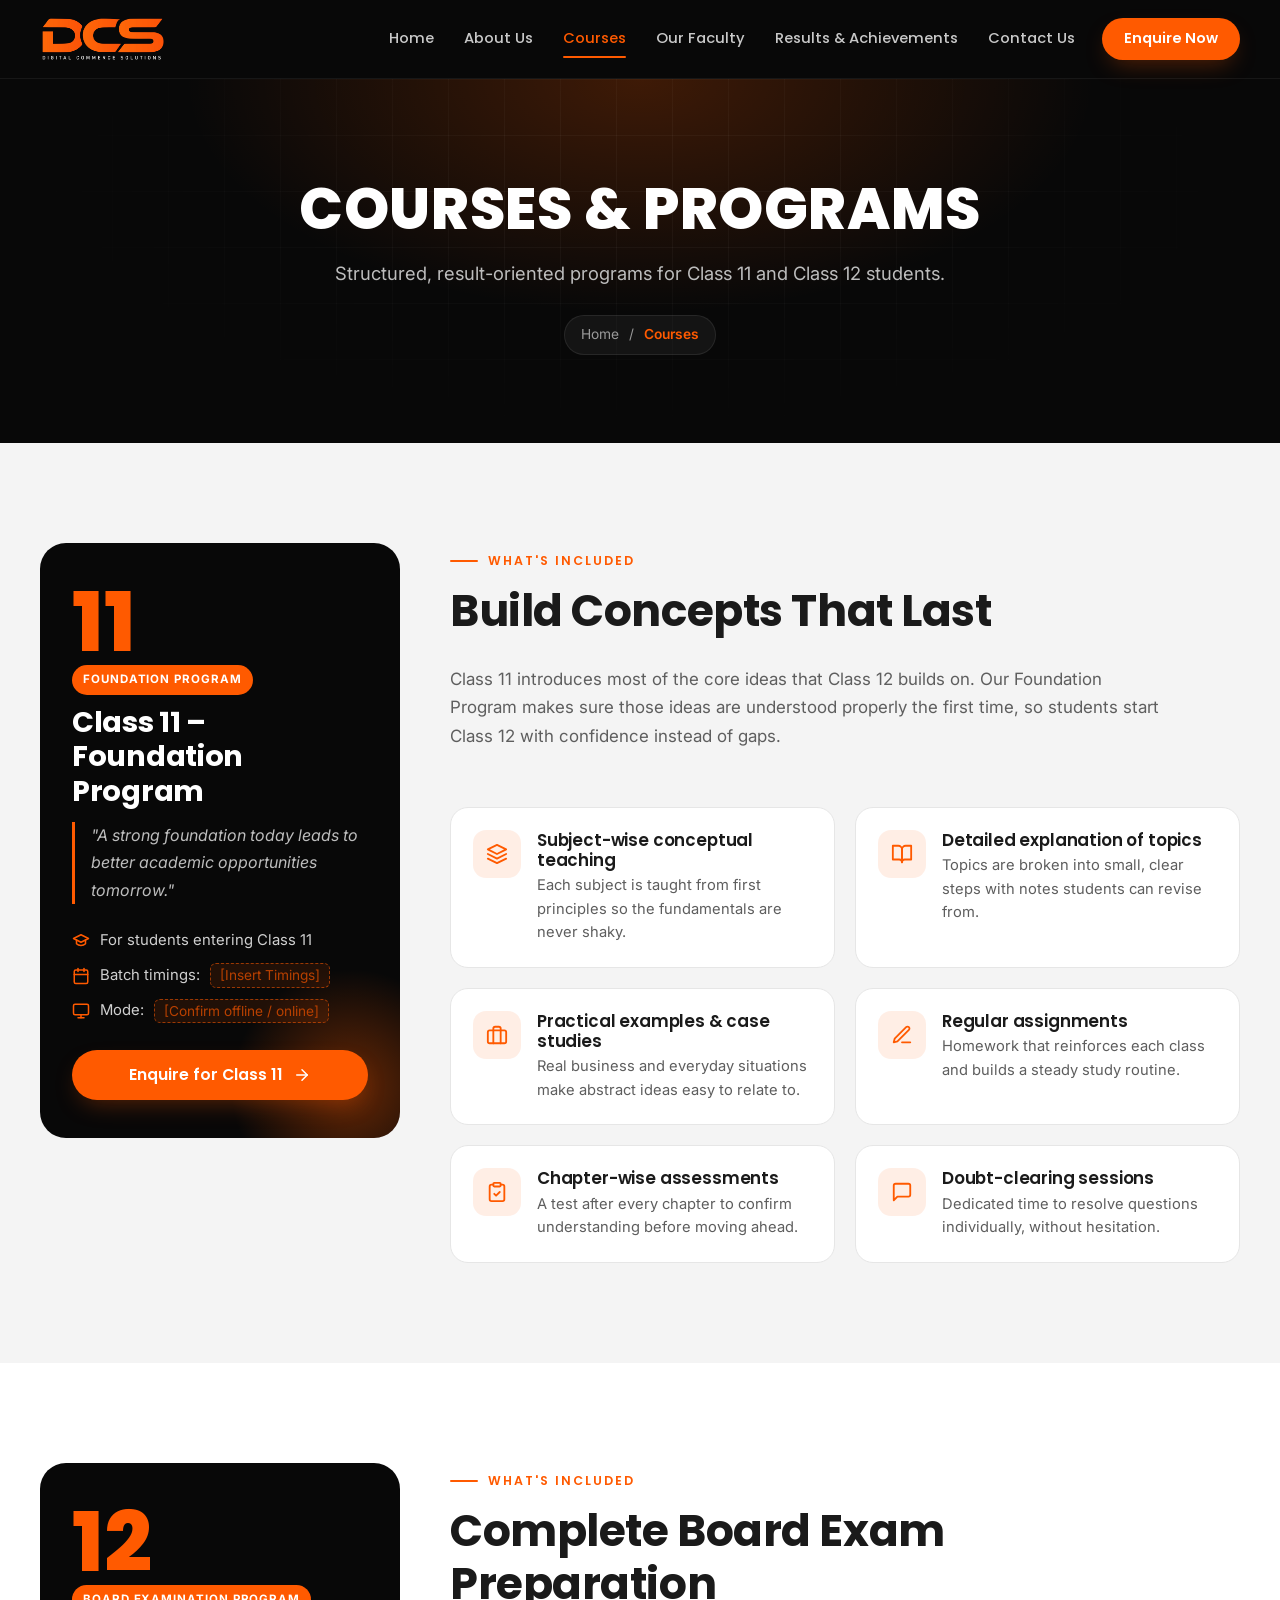
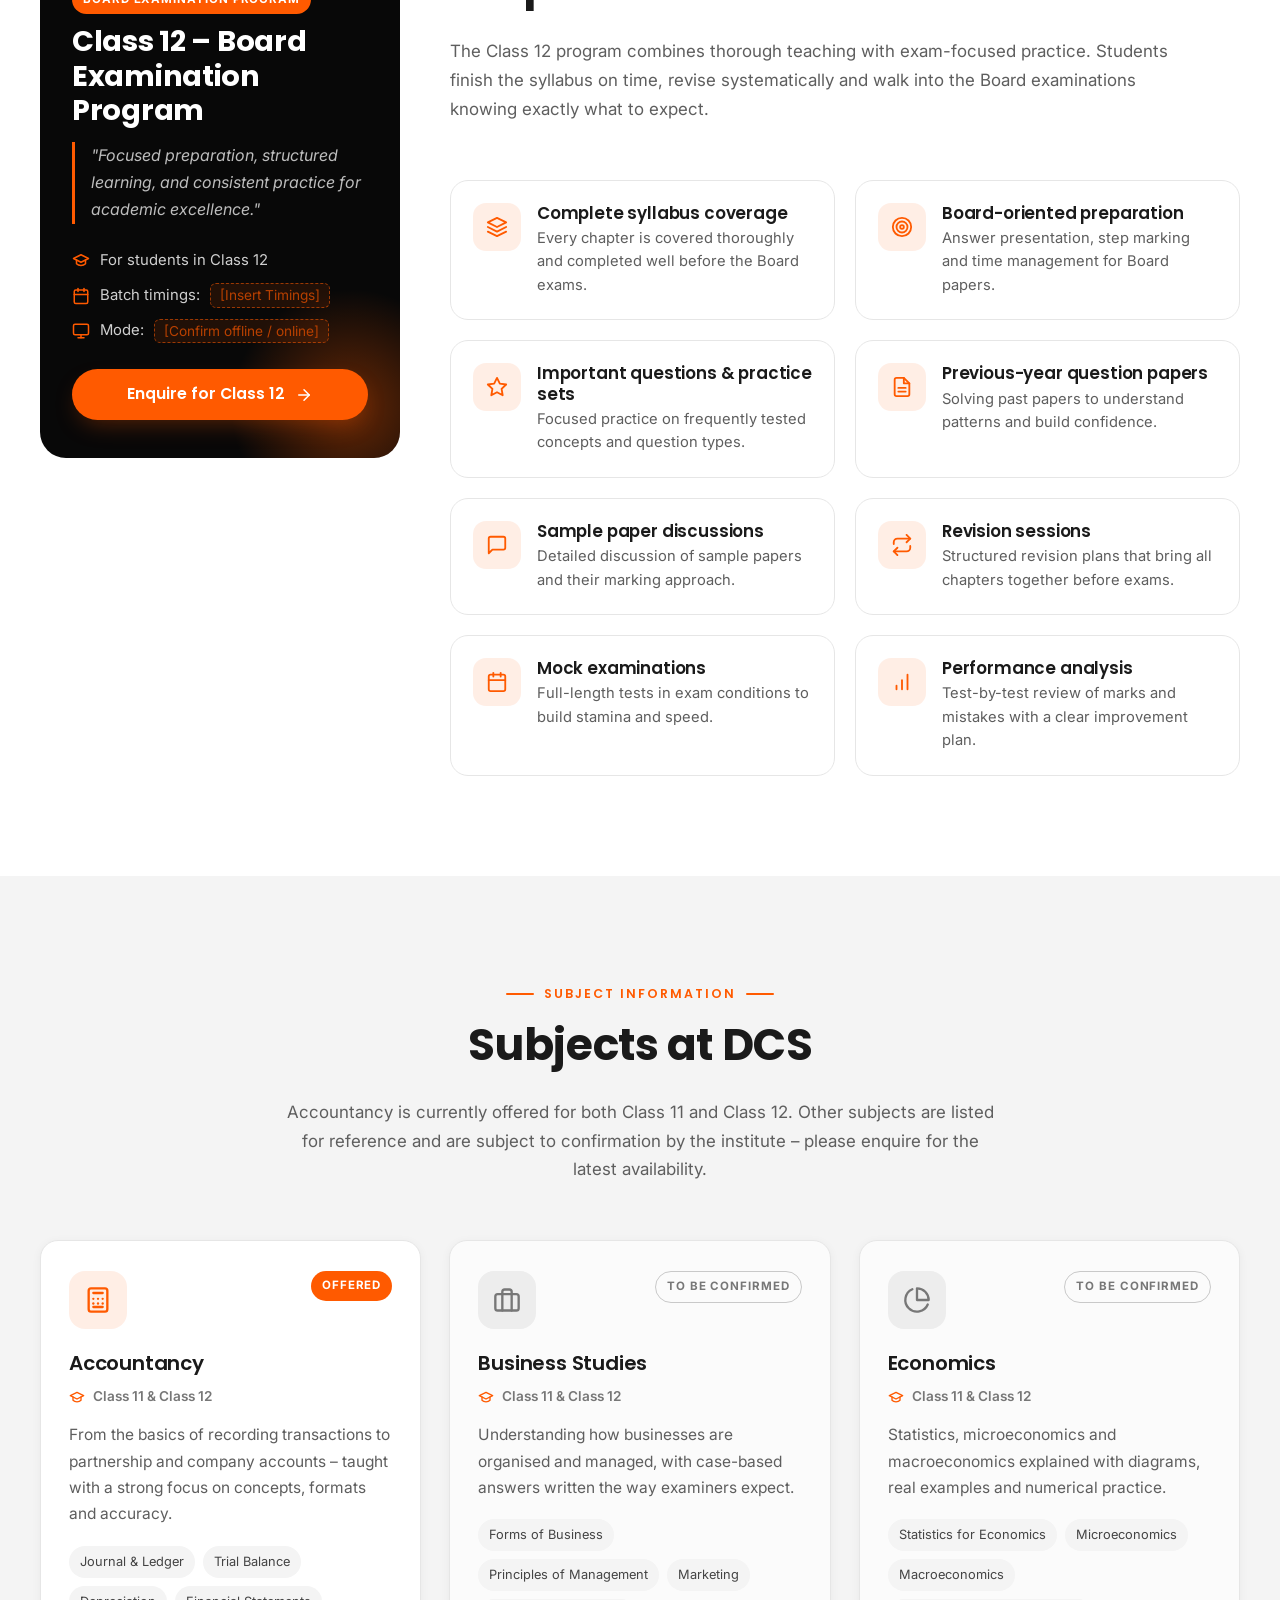
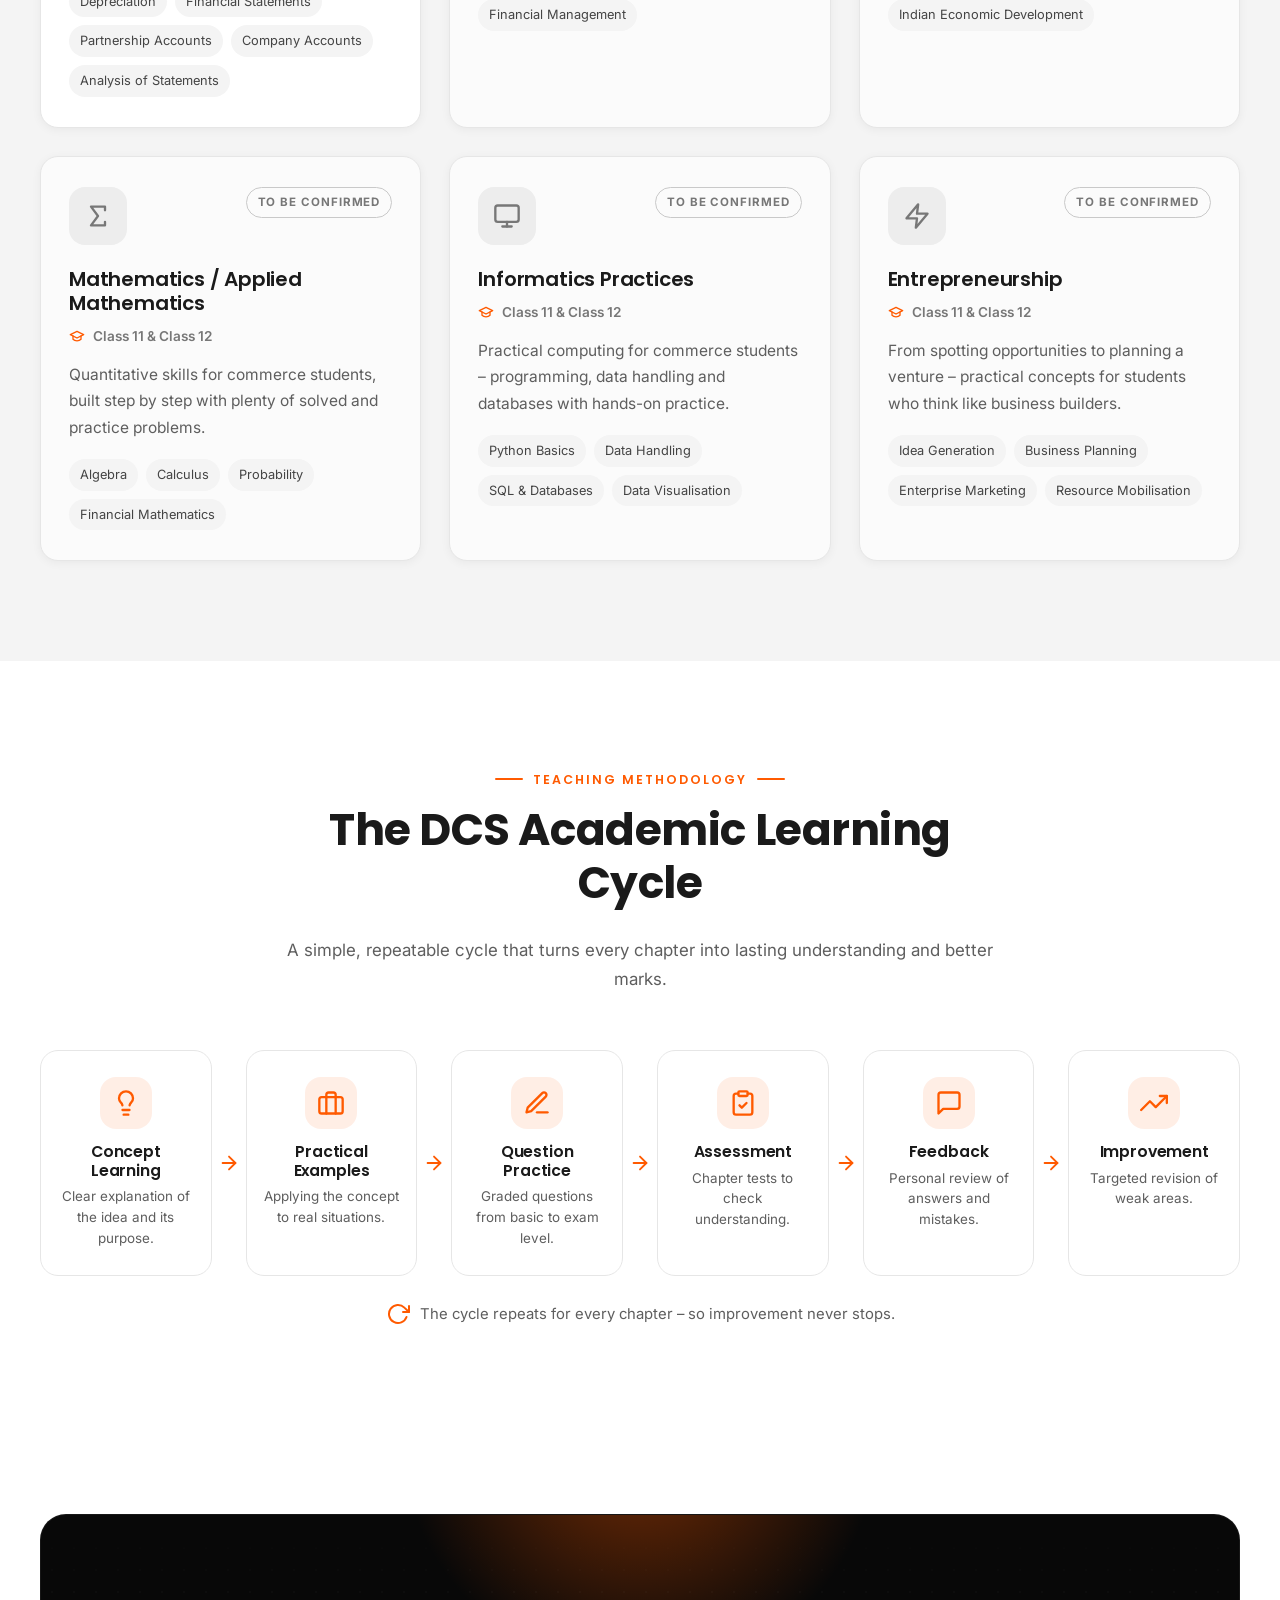
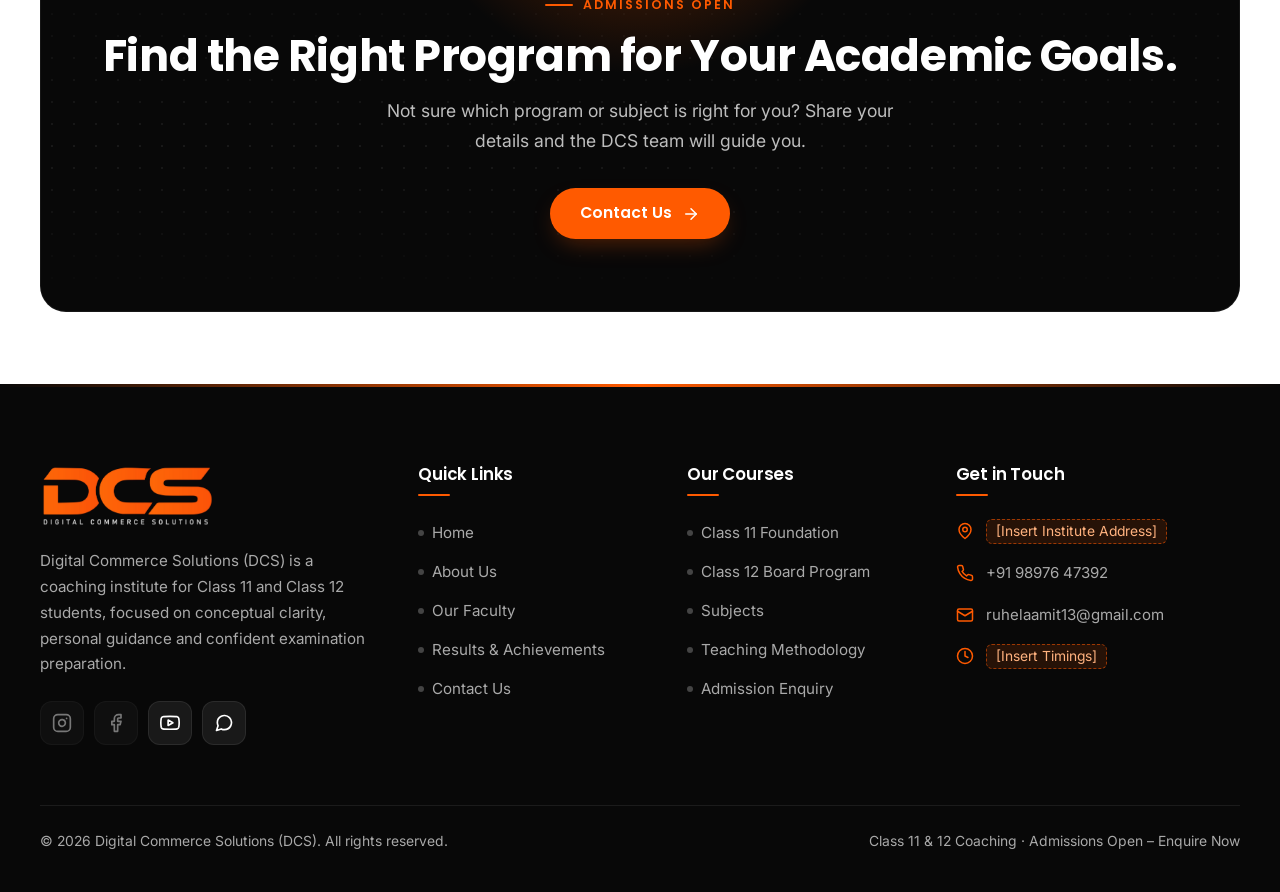
<file: courses.html>
<!DOCTYPE html>
<html lang="en">
<head>
  <meta charset="UTF-8">
  <meta name="viewport" content="width=device-width, initial-scale=1.0">
  <title>Courses &amp; Programs | DCS – Digital Commerce Solutions</title>
  <meta name="description" content="Class 11 Foundation Program and Class 12 Board Examination Program at DCS – subjects, learning cycle and what each program includes.">
  <meta name="theme-color" content="#080808">
  <meta property="og:title" content="Courses &amp; Programs | DCS – Digital Commerce Solutions">
  <meta property="og:description" content="Class 11 Foundation Program and Class 12 Board Examination Program at DCS – subjects, learning cycle and what each program includes.">
  <meta property="og:image" content="images/dcs-logo.png">
  <link rel="icon" type="image/png" href="images/favicon.png">
  <link rel="preconnect" href="https://fonts.googleapis.com">
  <link rel="preconnect" href="https://fonts.gstatic.com" crossorigin>
  <link href="https://fonts.googleapis.com/css2?family=Inter:wght@400;500;600&amp;family=Poppins:wght@500;600;700;800&amp;display=swap" rel="stylesheet">
  <link rel="stylesheet" href="css/style.css">
</head>
<body>
  <a class="skip-link" href="#main">Skip to content</a>

  <!-- ===================== HEADER / NAVIGATION ===================== -->
  <header class="site-header">
    <nav class="nav container" aria-label="Main navigation">
      <a href="index.html" class="nav__logo" aria-label="DCS – Digital Commerce Solutions, home">
        <img src="images/dcs-logo-wide.png" alt="DCS – Digital Commerce Solutions logo" width="987" height="360">
      </a>
      <ul class="nav__menu" id="nav-menu">
          <li><a class="nav__link" href="index.html">Home</a></li>
          <li><a class="nav__link" href="about.html">About Us</a></li>
          <li><a class="nav__link" href="courses.html">Courses</a></li>
          <li><a class="nav__link" href="faculty.html">Our Faculty</a></li>
          <li><a class="nav__link" href="achievements.html">Results &amp; Achievements</a></li>
          <li><a class="nav__link" href="contact.html">Contact Us</a></li>
        <li class="nav__cta"><a class="btn btn--primary btn--sm" href="contact.html#enquiry">Enquire Now</a></li>
      </ul>
      <button class="nav__toggle" type="button" aria-label="Open menu" aria-controls="nav-menu" aria-expanded="false">
        <svg class="icon icon-open" viewBox="0 0 24 24" fill="none" stroke="currentColor" stroke-width="2" stroke-linecap="round" stroke-linejoin="round" aria-hidden="true"><line x1="3" y1="6" x2="21" y2="6"/><line x1="3" y1="12" x2="21" y2="12"/><line x1="3" y1="18" x2="21" y2="18"/></svg><svg class="icon icon-close" viewBox="0 0 24 24" fill="none" stroke="currentColor" stroke-width="2" stroke-linecap="round" stroke-linejoin="round" aria-hidden="true"><line x1="18" y1="6" x2="6" y2="18"/><line x1="6" y1="6" x2="18" y2="18"/></svg>
      </button>
    </nav>
  </header>

  <main id="main">

    <section class="page-banner">
      <div class="container">
        <h1 class="reveal">COURSES &amp; PROGRAMS</h1>
        <p class="reveal" data-delay="1">Structured, result-oriented programs for Class 11 and Class 12 students.</p>
        <nav class="breadcrumb reveal" data-delay="2" aria-label="Breadcrumb"><a href="index.html">Home</a><span aria-hidden="true">/</span><span aria-current="page">Courses</span></nav>
      </div>
    </section>

    <!-- Class 11 -->
    <section class="section section--light" id="class-11">
      <div class="container program">
        <aside class="program__aside reveal">
          <div class="big-num">11</div>
          <span class="badge badge--orange">Foundation Program</span>
          <h2>Class 11 – Foundation Program</h2>
          <blockquote>"A strong foundation today leads to better academic opportunities tomorrow."</blockquote>
          <ul class="meta">
            <li><svg class="icon" viewBox="0 0 24 24" fill="none" stroke="currentColor" stroke-width="2" stroke-linecap="round" stroke-linejoin="round" aria-hidden="true"><path d="M22 10 12 5 2 10l10 5 10-5z"/><path d="M6 12v5c3 3 9 3 12 0v-5"/></svg> For students entering Class 11</li>
            <li><svg class="icon" viewBox="0 0 24 24" fill="none" stroke="currentColor" stroke-width="2" stroke-linecap="round" stroke-linejoin="round" aria-hidden="true"><rect x="3" y="4" width="18" height="18" rx="2"/><line x1="16" y1="2" x2="16" y2="6"/><line x1="8" y1="2" x2="8" y2="6"/><line x1="3" y1="10" x2="21" y2="10"/></svg> Batch timings: <em class="ph">[Insert Timings]</em></li>
            <li><svg class="icon" viewBox="0 0 24 24" fill="none" stroke="currentColor" stroke-width="2" stroke-linecap="round" stroke-linejoin="round" aria-hidden="true"><rect x="2" y="3" width="20" height="14" rx="2"/><line x1="8" y1="21" x2="16" y2="21"/><line x1="12" y1="17" x2="12" y2="21"/></svg> Mode: <em class="ph">[Confirm offline / online]</em></li>
          </ul>
          <a class="btn btn--primary btn--block" href="contact.html#enquiry">Enquire for Class 11 <svg class="icon" viewBox="0 0 24 24" fill="none" stroke="currentColor" stroke-width="2" stroke-linecap="round" stroke-linejoin="round" aria-hidden="true"><line x1="5" y1="12" x2="19" y2="12"/><polyline points="12 5 19 12 12 19"/></svg></a>
        </aside>
        <div>
          <div class="section-head section-head--left reveal">
            <span class="eyebrow">What's Included</span>
            <h2>Build Concepts That Last</h2>
            <p>Class 11 introduces most of the core ideas that Class 12 builds on. Our Foundation Program makes sure those ideas are understood properly the first time, so students start Class 12 with confidence instead of gaps.</p>
          </div>
          <div class="program__features">
<div class="feature-tile reveal" data-delay="0"><span class="icon-box"><svg class="icon" viewBox="0 0 24 24" fill="none" stroke="currentColor" stroke-width="2" stroke-linecap="round" stroke-linejoin="round" aria-hidden="true"><polygon points="12 2 2 7 12 12 22 7 12 2"/><polyline points="2 17 12 22 22 17"/><polyline points="2 12 12 17 22 12"/></svg></span><div><h4>Subject-wise conceptual teaching</h4><p>Each subject is taught from first principles so the fundamentals are never shaky.</p></div></div>
<div class="feature-tile reveal" data-delay="1"><span class="icon-box"><svg class="icon" viewBox="0 0 24 24" fill="none" stroke="currentColor" stroke-width="2" stroke-linecap="round" stroke-linejoin="round" aria-hidden="true"><path d="M2 3h6a4 4 0 0 1 4 4v14a3 3 0 0 0-3-3H2z"/><path d="M22 3h-6a4 4 0 0 0-4 4v14a3 3 0 0 1 3-3h7z"/></svg></span><div><h4>Detailed explanation of topics</h4><p>Topics are broken into small, clear steps with notes students can revise from.</p></div></div>
<div class="feature-tile reveal" data-delay="2"><span class="icon-box"><svg class="icon" viewBox="0 0 24 24" fill="none" stroke="currentColor" stroke-width="2" stroke-linecap="round" stroke-linejoin="round" aria-hidden="true"><rect x="2" y="7" width="20" height="14" rx="2"/><path d="M16 21V5a2 2 0 0 0-2-2h-4a2 2 0 0 0-2 2v16"/></svg></span><div><h4>Practical examples &amp; case studies</h4><p>Real business and everyday situations make abstract ideas easy to relate to.</p></div></div>
<div class="feature-tile reveal" data-delay="3"><span class="icon-box"><svg class="icon" viewBox="0 0 24 24" fill="none" stroke="currentColor" stroke-width="2" stroke-linecap="round" stroke-linejoin="round" aria-hidden="true"><path d="M12 20h9"/><path d="M16.5 3.5a2.121 2.121 0 0 1 3 3L7 19l-4 1 1-4L16.5 3.5z"/></svg></span><div><h4>Regular assignments</h4><p>Homework that reinforces each class and builds a steady study routine.</p></div></div>
<div class="feature-tile reveal" data-delay="0"><span class="icon-box"><svg class="icon" viewBox="0 0 24 24" fill="none" stroke="currentColor" stroke-width="2" stroke-linecap="round" stroke-linejoin="round" aria-hidden="true"><rect x="8" y="2" width="8" height="4" rx="1"/><path d="M16 4h2a2 2 0 0 1 2 2v14a2 2 0 0 1-2 2H6a2 2 0 0 1-2-2V6a2 2 0 0 1 2-2h2"/><path d="m9 14 2 2 4-4"/></svg></span><div><h4>Chapter-wise assessments</h4><p>A test after every chapter to confirm understanding before moving ahead.</p></div></div>
<div class="feature-tile reveal" data-delay="1"><span class="icon-box"><svg class="icon" viewBox="0 0 24 24" fill="none" stroke="currentColor" stroke-width="2" stroke-linecap="round" stroke-linejoin="round" aria-hidden="true"><path d="M21 15a2 2 0 0 1-2 2H7l-4 4V5a2 2 0 0 1 2-2h14a2 2 0 0 1 2 2z"/></svg></span><div><h4>Doubt-clearing sessions</h4><p>Dedicated time to resolve questions individually, without hesitation.</p></div></div>
          </div>
        </div>
      </div>
    </section>

    <!-- Class 12 -->
    <section class="section" id="class-12">
      <div class="container program">
        <aside class="program__aside reveal">
          <div class="big-num">12</div>
          <span class="badge badge--orange">Board Examination Program</span>
          <h2>Class 12 – Board Examination Program</h2>
          <blockquote>"Focused preparation, structured learning, and consistent practice for academic excellence."</blockquote>
          <ul class="meta">
            <li><svg class="icon" viewBox="0 0 24 24" fill="none" stroke="currentColor" stroke-width="2" stroke-linecap="round" stroke-linejoin="round" aria-hidden="true"><path d="M22 10 12 5 2 10l10 5 10-5z"/><path d="M6 12v5c3 3 9 3 12 0v-5"/></svg> For students in Class 12</li>
            <li><svg class="icon" viewBox="0 0 24 24" fill="none" stroke="currentColor" stroke-width="2" stroke-linecap="round" stroke-linejoin="round" aria-hidden="true"><rect x="3" y="4" width="18" height="18" rx="2"/><line x1="16" y1="2" x2="16" y2="6"/><line x1="8" y1="2" x2="8" y2="6"/><line x1="3" y1="10" x2="21" y2="10"/></svg> Batch timings: <em class="ph">[Insert Timings]</em></li>
            <li><svg class="icon" viewBox="0 0 24 24" fill="none" stroke="currentColor" stroke-width="2" stroke-linecap="round" stroke-linejoin="round" aria-hidden="true"><rect x="2" y="3" width="20" height="14" rx="2"/><line x1="8" y1="21" x2="16" y2="21"/><line x1="12" y1="17" x2="12" y2="21"/></svg> Mode: <em class="ph">[Confirm offline / online]</em></li>
          </ul>
          <a class="btn btn--primary btn--block" href="contact.html#enquiry">Enquire for Class 12 <svg class="icon" viewBox="0 0 24 24" fill="none" stroke="currentColor" stroke-width="2" stroke-linecap="round" stroke-linejoin="round" aria-hidden="true"><line x1="5" y1="12" x2="19" y2="12"/><polyline points="12 5 19 12 12 19"/></svg></a>
        </aside>
        <div>
          <div class="section-head section-head--left reveal">
            <span class="eyebrow">What's Included</span>
            <h2>Complete Board Exam Preparation</h2>
            <p>The Class 12 program combines thorough teaching with exam-focused practice. Students finish the syllabus on time, revise systematically and walk into the Board examinations knowing exactly what to expect.</p>
          </div>
          <div class="program__features">
<div class="feature-tile reveal" data-delay="0"><span class="icon-box"><svg class="icon" viewBox="0 0 24 24" fill="none" stroke="currentColor" stroke-width="2" stroke-linecap="round" stroke-linejoin="round" aria-hidden="true"><polygon points="12 2 2 7 12 12 22 7 12 2"/><polyline points="2 17 12 22 22 17"/><polyline points="2 12 12 17 22 12"/></svg></span><div><h4>Complete syllabus coverage</h4><p>Every chapter is covered thoroughly and completed well before the Board exams.</p></div></div>
<div class="feature-tile reveal" data-delay="1"><span class="icon-box"><svg class="icon" viewBox="0 0 24 24" fill="none" stroke="currentColor" stroke-width="2" stroke-linecap="round" stroke-linejoin="round" aria-hidden="true"><circle cx="12" cy="12" r="10"/><circle cx="12" cy="12" r="6"/><circle cx="12" cy="12" r="2"/></svg></span><div><h4>Board-oriented preparation</h4><p>Answer presentation, step marking and time management for Board papers.</p></div></div>
<div class="feature-tile reveal" data-delay="2"><span class="icon-box"><svg class="icon" viewBox="0 0 24 24" fill="none" stroke="currentColor" stroke-width="2" stroke-linecap="round" stroke-linejoin="round" aria-hidden="true"><polygon points="12 2 15.09 8.26 22 9.27 17 14.14 18.18 21.02 12 17.77 5.82 21.02 7 14.14 2 9.27 8.91 8.26 12 2"/></svg></span><div><h4>Important questions &amp; practice sets</h4><p>Focused practice on frequently tested concepts and question types.</p></div></div>
<div class="feature-tile reveal" data-delay="3"><span class="icon-box"><svg class="icon" viewBox="0 0 24 24" fill="none" stroke="currentColor" stroke-width="2" stroke-linecap="round" stroke-linejoin="round" aria-hidden="true"><path d="M14 2H6a2 2 0 0 0-2 2v16a2 2 0 0 0 2 2h12a2 2 0 0 0 2-2V8z"/><polyline points="14 2 14 8 20 8"/><line x1="16" y1="13" x2="8" y2="13"/><line x1="16" y1="17" x2="8" y2="17"/></svg></span><div><h4>Previous-year question papers</h4><p>Solving past papers to understand patterns and build confidence.</p></div></div>
<div class="feature-tile reveal" data-delay="0"><span class="icon-box"><svg class="icon" viewBox="0 0 24 24" fill="none" stroke="currentColor" stroke-width="2" stroke-linecap="round" stroke-linejoin="round" aria-hidden="true"><path d="M21 15a2 2 0 0 1-2 2H7l-4 4V5a2 2 0 0 1 2-2h14a2 2 0 0 1 2 2z"/></svg></span><div><h4>Sample paper discussions</h4><p>Detailed discussion of sample papers and their marking approach.</p></div></div>
<div class="feature-tile reveal" data-delay="1"><span class="icon-box"><svg class="icon" viewBox="0 0 24 24" fill="none" stroke="currentColor" stroke-width="2" stroke-linecap="round" stroke-linejoin="round" aria-hidden="true"><polyline points="17 1 21 5 17 9"/><path d="M3 11V9a4 4 0 0 1 4-4h14"/><polyline points="7 23 3 19 7 15"/><path d="M21 13v2a4 4 0 0 1-4 4H3"/></svg></span><div><h4>Revision sessions</h4><p>Structured revision plans that bring all chapters together before exams.</p></div></div>
<div class="feature-tile reveal" data-delay="2"><span class="icon-box"><svg class="icon" viewBox="0 0 24 24" fill="none" stroke="currentColor" stroke-width="2" stroke-linecap="round" stroke-linejoin="round" aria-hidden="true"><rect x="3" y="4" width="18" height="18" rx="2"/><line x1="16" y1="2" x2="16" y2="6"/><line x1="8" y1="2" x2="8" y2="6"/><line x1="3" y1="10" x2="21" y2="10"/></svg></span><div><h4>Mock examinations</h4><p>Full-length tests in exam conditions to build stamina and speed.</p></div></div>
<div class="feature-tile reveal" data-delay="3"><span class="icon-box"><svg class="icon" viewBox="0 0 24 24" fill="none" stroke="currentColor" stroke-width="2" stroke-linecap="round" stroke-linejoin="round" aria-hidden="true"><line x1="12" y1="20" x2="12" y2="10"/><line x1="18" y1="20" x2="18" y2="4"/><line x1="6" y1="20" x2="6" y2="16"/></svg></span><div><h4>Performance analysis</h4><p>Test-by-test review of marks and mistakes with a clear improvement plan.</p></div></div>
          </div>
        </div>
      </div>
    </section>

    <!-- Subjects -->
    <section class="section section--light" id="subjects">
      <div class="container">
        <div class="section-head reveal"><span class="eyebrow">Subject Information</span><h2>Subjects at DCS</h2><p>Accountancy is currently offered for both Class 11 and Class 12. Other subjects are listed for reference and are subject to confirmation by the institute – please enquire for the latest availability.</p></div>
        <div class="grid grid-3">
          <article class="card subject-card reveal" data-delay="0">
            <div class="subject-card__top"><span class="icon-box"><svg class="icon" viewBox="0 0 24 24" fill="none" stroke="currentColor" stroke-width="2" stroke-linecap="round" stroke-linejoin="round" aria-hidden="true"><rect x="4" y="2" width="16" height="20" rx="2"/><line x1="8" y1="6" x2="16" y2="6"/><line x1="8" y1="11" x2="8" y2="11.01"/><line x1="12" y1="11" x2="12" y2="11.01"/><line x1="16" y1="11" x2="16" y2="11.01"/><line x1="8" y1="15" x2="8" y2="15.01"/><line x1="12" y1="15" x2="12" y2="15.01"/><line x1="16" y1="15" x2="16" y2="15.01"/><line x1="8" y1="18" x2="16" y2="18"/></svg></span><span class="badge badge--orange">Offered</span></div>
            <h3>Accountancy</h3>
            <div class="classes"><svg class="icon" viewBox="0 0 24 24" fill="none" stroke="currentColor" stroke-width="2" stroke-linecap="round" stroke-linejoin="round" aria-hidden="true"><path d="M22 10 12 5 2 10l10 5 10-5z"/><path d="M6 12v5c3 3 9 3 12 0v-5"/></svg> Class 11 &amp; Class 12</div>
            <p>From the basics of recording transactions to partnership and company accounts – taught with a strong focus on concepts, formats and accuracy.</p>
            <ul class="areas" aria-label="Key learning areas"><li>Journal &amp; Ledger</li><li>Trial Balance</li><li>Depreciation</li><li>Financial Statements</li><li>Partnership Accounts</li><li>Company Accounts</li><li>Analysis of Statements</li></ul>
          </article><article class="card subject-card is-tbc reveal" data-delay="1">
            <div class="subject-card__top"><span class="icon-box"><svg class="icon" viewBox="0 0 24 24" fill="none" stroke="currentColor" stroke-width="2" stroke-linecap="round" stroke-linejoin="round" aria-hidden="true"><rect x="2" y="7" width="20" height="14" rx="2"/><path d="M16 21V5a2 2 0 0 0-2-2h-4a2 2 0 0 0-2 2v16"/></svg></span><span class="badge badge--outline">To be confirmed</span></div>
            <h3>Business Studies</h3>
            <div class="classes"><svg class="icon" viewBox="0 0 24 24" fill="none" stroke="currentColor" stroke-width="2" stroke-linecap="round" stroke-linejoin="round" aria-hidden="true"><path d="M22 10 12 5 2 10l10 5 10-5z"/><path d="M6 12v5c3 3 9 3 12 0v-5"/></svg> Class 11 &amp; Class 12</div>
            <p>Understanding how businesses are organised and managed, with case-based answers written the way examiners expect.</p>
            <ul class="areas" aria-label="Key learning areas"><li>Forms of Business</li><li>Principles of Management</li><li>Marketing</li><li>Financial Management</li></ul>
          </article><article class="card subject-card is-tbc reveal" data-delay="2">
            <div class="subject-card__top"><span class="icon-box"><svg class="icon" viewBox="0 0 24 24" fill="none" stroke="currentColor" stroke-width="2" stroke-linecap="round" stroke-linejoin="round" aria-hidden="true"><path d="M21.21 15.89A10 10 0 1 1 8 2.83"/><path d="M22 12A10 10 0 0 0 12 2v10z"/></svg></span><span class="badge badge--outline">To be confirmed</span></div>
            <h3>Economics</h3>
            <div class="classes"><svg class="icon" viewBox="0 0 24 24" fill="none" stroke="currentColor" stroke-width="2" stroke-linecap="round" stroke-linejoin="round" aria-hidden="true"><path d="M22 10 12 5 2 10l10 5 10-5z"/><path d="M6 12v5c3 3 9 3 12 0v-5"/></svg> Class 11 &amp; Class 12</div>
            <p>Statistics, microeconomics and macroeconomics explained with diagrams, real examples and numerical practice.</p>
            <ul class="areas" aria-label="Key learning areas"><li>Statistics for Economics</li><li>Microeconomics</li><li>Macroeconomics</li><li>Indian Economic Development</li></ul>
          </article><article class="card subject-card is-tbc reveal" data-delay="0">
            <div class="subject-card__top"><span class="icon-box"><svg class="icon" viewBox="0 0 24 24" fill="none" stroke="currentColor" stroke-width="2" stroke-linecap="round" stroke-linejoin="round" aria-hidden="true"><path d="M18 7V4H6l6 8-6 8h12v-3"/></svg></span><span class="badge badge--outline">To be confirmed</span></div>
            <h3>Mathematics / Applied Mathematics</h3>
            <div class="classes"><svg class="icon" viewBox="0 0 24 24" fill="none" stroke="currentColor" stroke-width="2" stroke-linecap="round" stroke-linejoin="round" aria-hidden="true"><path d="M22 10 12 5 2 10l10 5 10-5z"/><path d="M6 12v5c3 3 9 3 12 0v-5"/></svg> Class 11 &amp; Class 12</div>
            <p>Quantitative skills for commerce students, built step by step with plenty of solved and practice problems.</p>
            <ul class="areas" aria-label="Key learning areas"><li>Algebra</li><li>Calculus</li><li>Probability</li><li>Financial Mathematics</li></ul>
          </article><article class="card subject-card is-tbc reveal" data-delay="1">
            <div class="subject-card__top"><span class="icon-box"><svg class="icon" viewBox="0 0 24 24" fill="none" stroke="currentColor" stroke-width="2" stroke-linecap="round" stroke-linejoin="round" aria-hidden="true"><rect x="2" y="3" width="20" height="14" rx="2"/><line x1="8" y1="21" x2="16" y2="21"/><line x1="12" y1="17" x2="12" y2="21"/></svg></span><span class="badge badge--outline">To be confirmed</span></div>
            <h3>Informatics Practices</h3>
            <div class="classes"><svg class="icon" viewBox="0 0 24 24" fill="none" stroke="currentColor" stroke-width="2" stroke-linecap="round" stroke-linejoin="round" aria-hidden="true"><path d="M22 10 12 5 2 10l10 5 10-5z"/><path d="M6 12v5c3 3 9 3 12 0v-5"/></svg> Class 11 &amp; Class 12</div>
            <p>Practical computing for commerce students – programming, data handling and databases with hands-on practice.</p>
            <ul class="areas" aria-label="Key learning areas"><li>Python Basics</li><li>Data Handling</li><li>SQL &amp; Databases</li><li>Data Visualisation</li></ul>
          </article><article class="card subject-card is-tbc reveal" data-delay="2">
            <div class="subject-card__top"><span class="icon-box"><svg class="icon" viewBox="0 0 24 24" fill="none" stroke="currentColor" stroke-width="2" stroke-linecap="round" stroke-linejoin="round" aria-hidden="true"><polygon points="13 2 3 14 12 14 11 22 21 10 12 10 13 2"/></svg></span><span class="badge badge--outline">To be confirmed</span></div>
            <h3>Entrepreneurship</h3>
            <div class="classes"><svg class="icon" viewBox="0 0 24 24" fill="none" stroke="currentColor" stroke-width="2" stroke-linecap="round" stroke-linejoin="round" aria-hidden="true"><path d="M22 10 12 5 2 10l10 5 10-5z"/><path d="M6 12v5c3 3 9 3 12 0v-5"/></svg> Class 11 &amp; Class 12</div>
            <p>From spotting opportunities to planning a venture – practical concepts for students who think like business builders.</p>
            <ul class="areas" aria-label="Key learning areas"><li>Idea Generation</li><li>Business Planning</li><li>Enterprise Marketing</li><li>Resource Mobilisation</li></ul>
          </article>
        </div>
      </div>
    </section>

    <!-- Methodology -->
    <section class="section" id="methodology">
      <div class="container">
        <div class="section-head reveal"><span class="eyebrow">Teaching Methodology</span><h2>The DCS Academic Learning Cycle</h2><p>A simple, repeatable cycle that turns every chapter into lasting understanding and better marks.</p></div>
        <div class="cycle">
          <div class="cycle__item reveal" data-delay="0"><span class="icon-box"><svg class="icon" viewBox="0 0 24 24" fill="none" stroke="currentColor" stroke-width="2" stroke-linecap="round" stroke-linejoin="round" aria-hidden="true"><path d="M9 18h6"/><path d="M10 22h4"/><path d="M15.09 14c.18-.98.65-1.74 1.41-2.5A4.65 4.65 0 0 0 18 8 6 6 0 0 0 6 8c0 1 .23 2.23 1.5 3.5A4.61 4.61 0 0 1 8.91 14"/></svg></span><h4>Concept Learning</h4><p>Clear explanation of the idea and its purpose.</p></div><div class="cycle__arrow" aria-hidden="true"><svg class="icon" viewBox="0 0 24 24" fill="none" stroke="currentColor" stroke-width="2" stroke-linecap="round" stroke-linejoin="round" aria-hidden="true"><line x1="5" y1="12" x2="19" y2="12"/><polyline points="12 5 19 12 12 19"/></svg></div><div class="cycle__item reveal" data-delay="1"><span class="icon-box"><svg class="icon" viewBox="0 0 24 24" fill="none" stroke="currentColor" stroke-width="2" stroke-linecap="round" stroke-linejoin="round" aria-hidden="true"><rect x="2" y="7" width="20" height="14" rx="2"/><path d="M16 21V5a2 2 0 0 0-2-2h-4a2 2 0 0 0-2 2v16"/></svg></span><h4>Practical Examples</h4><p>Applying the concept to real situations.</p></div><div class="cycle__arrow" aria-hidden="true"><svg class="icon" viewBox="0 0 24 24" fill="none" stroke="currentColor" stroke-width="2" stroke-linecap="round" stroke-linejoin="round" aria-hidden="true"><line x1="5" y1="12" x2="19" y2="12"/><polyline points="12 5 19 12 12 19"/></svg></div><div class="cycle__item reveal" data-delay="2"><span class="icon-box"><svg class="icon" viewBox="0 0 24 24" fill="none" stroke="currentColor" stroke-width="2" stroke-linecap="round" stroke-linejoin="round" aria-hidden="true"><path d="M12 20h9"/><path d="M16.5 3.5a2.121 2.121 0 0 1 3 3L7 19l-4 1 1-4L16.5 3.5z"/></svg></span><h4>Question Practice</h4><p>Graded questions from basic to exam level.</p></div><div class="cycle__arrow" aria-hidden="true"><svg class="icon" viewBox="0 0 24 24" fill="none" stroke="currentColor" stroke-width="2" stroke-linecap="round" stroke-linejoin="round" aria-hidden="true"><line x1="5" y1="12" x2="19" y2="12"/><polyline points="12 5 19 12 12 19"/></svg></div><div class="cycle__item reveal" data-delay="3"><span class="icon-box"><svg class="icon" viewBox="0 0 24 24" fill="none" stroke="currentColor" stroke-width="2" stroke-linecap="round" stroke-linejoin="round" aria-hidden="true"><rect x="8" y="2" width="8" height="4" rx="1"/><path d="M16 4h2a2 2 0 0 1 2 2v14a2 2 0 0 1-2 2H6a2 2 0 0 1-2-2V6a2 2 0 0 1 2-2h2"/><path d="m9 14 2 2 4-4"/></svg></span><h4>Assessment</h4><p>Chapter tests to check understanding.</p></div><div class="cycle__arrow" aria-hidden="true"><svg class="icon" viewBox="0 0 24 24" fill="none" stroke="currentColor" stroke-width="2" stroke-linecap="round" stroke-linejoin="round" aria-hidden="true"><line x1="5" y1="12" x2="19" y2="12"/><polyline points="12 5 19 12 12 19"/></svg></div><div class="cycle__item reveal" data-delay="4"><span class="icon-box"><svg class="icon" viewBox="0 0 24 24" fill="none" stroke="currentColor" stroke-width="2" stroke-linecap="round" stroke-linejoin="round" aria-hidden="true"><path d="M21 15a2 2 0 0 1-2 2H7l-4 4V5a2 2 0 0 1 2-2h14a2 2 0 0 1 2 2z"/></svg></span><h4>Feedback</h4><p>Personal review of answers and mistakes.</p></div><div class="cycle__arrow" aria-hidden="true"><svg class="icon" viewBox="0 0 24 24" fill="none" stroke="currentColor" stroke-width="2" stroke-linecap="round" stroke-linejoin="round" aria-hidden="true"><line x1="5" y1="12" x2="19" y2="12"/><polyline points="12 5 19 12 12 19"/></svg></div><div class="cycle__item reveal" data-delay="5"><span class="icon-box"><svg class="icon" viewBox="0 0 24 24" fill="none" stroke="currentColor" stroke-width="2" stroke-linecap="round" stroke-linejoin="round" aria-hidden="true"><polyline points="23 6 13.5 15.5 8.5 10.5 1 18"/><polyline points="17 6 23 6 23 12"/></svg></span><h4>Improvement</h4><p>Targeted revision of weak areas.</p></div>
        </div>
        <p class="cycle-loop reveal"><svg class="icon" viewBox="0 0 24 24" fill="none" stroke="currentColor" stroke-width="2" stroke-linecap="round" stroke-linejoin="round" aria-hidden="true"><polyline points="23 4 23 10 17 10"/><path d="M20.49 15a9 9 0 1 1-2.12-9.36L23 10"/></svg> The cycle repeats for every chapter – so improvement never stops.</p>
      </div>
    </section>

    <section class="section section--tight">
      <div class="container">
        <div class="cta-band reveal">
          <span class="eyebrow">Admissions Open</span>
          <h2>Find the Right Program for Your Academic Goals.</h2>
          <p>Not sure which program or subject is right for you? Share your details and the DCS team will guide you.</p>
          <div class="btn-row"><a class="btn btn--primary" href="contact.html">Contact Us <svg class="icon" viewBox="0 0 24 24" fill="none" stroke="currentColor" stroke-width="2" stroke-linecap="round" stroke-linejoin="round" aria-hidden="true"><line x1="5" y1="12" x2="19" y2="12"/><polyline points="12 5 19 12 12 19"/></svg></a></div>
        </div>
      </div>
    </section>

  </main>

  <!-- ===================== FOOTER ===================== -->
  <footer class="site-footer">
    <div class="container">
      <div class="footer-grid">
        <div class="footer-brand">
          <img src="images/dcs-logo-wide.png" alt="DCS – Digital Commerce Solutions logo" width="987" height="360">
          <p>Digital Commerce Solutions (DCS) is a coaching institute for Class 11 and Class 12 students, focused on conceptual clarity, personal guidance and confident examination preparation.</p>
          <div class="social"><a href="#" class="is-placeholder" aria-label="Instagram (link coming soon)" title="Instagram – profile link to be added"><svg class="icon" viewBox="0 0 24 24" fill="none" stroke="currentColor" stroke-width="2" stroke-linecap="round" stroke-linejoin="round" aria-hidden="true"><rect x="2" y="2" width="20" height="20" rx="5"/><path d="M16 11.37A4 4 0 1 1 12.63 8 4 4 0 0 1 16 11.37z"/><line x1="17.5" y1="6.5" x2="17.51" y2="6.5"/></svg></a><a href="#" class="is-placeholder" aria-label="Facebook (link coming soon)" title="Facebook – profile link to be added"><svg class="icon" viewBox="0 0 24 24" fill="none" stroke="currentColor" stroke-width="2" stroke-linecap="round" stroke-linejoin="round" aria-hidden="true"><path d="M18 2h-3a5 5 0 0 0-5 5v3H7v4h3v8h4v-8h3l1-4h-4V7a1 1 0 0 1 1-1h3z"/></svg></a><a href="https://www.youtube.com/@amitruheladigitalcommerces2099" target="_blank" rel="noopener" aria-label="DCS on YouTube" title="YouTube"><svg class="icon" viewBox="0 0 24 24" fill="none" stroke="currentColor" stroke-width="2" stroke-linecap="round" stroke-linejoin="round" aria-hidden="true"><path d="M22.54 6.42a2.78 2.78 0 0 0-1.94-2C18.88 4 12 4 12 4s-6.88 0-8.6.46a2.78 2.78 0 0 0-1.94 2A29 29 0 0 0 1 11.75a29 29 0 0 0 .46 5.33A2.78 2.78 0 0 0 3.4 19c1.72.46 8.6.46 8.6.46s6.88 0 8.6-.46a2.78 2.78 0 0 0 1.94-2 29 29 0 0 0 .46-5.25 29 29 0 0 0-.46-5.33z"/><polygon points="9.75 15.02 15.5 11.75 9.75 8.48 9.75 15.02"/></svg></a><a href="https://wa.me/919897647392" target="_blank" rel="noopener" aria-label="DCS on WhatsApp" title="WhatsApp"><svg class="icon" viewBox="0 0 24 24" fill="none" stroke="currentColor" stroke-width="2" stroke-linecap="round" stroke-linejoin="round" aria-hidden="true"><path d="M21 11.5a8.38 8.38 0 0 1-.9 3.8 8.5 8.5 0 0 1-7.6 4.7 8.38 8.38 0 0 1-3.8-.9L3 21l1.9-5.7a8.38 8.38 0 0 1-.9-3.8 8.5 8.5 0 0 1 4.7-7.6 8.38 8.38 0 0 1 3.8-.9h.5a8.48 8.48 0 0 1 8 8v.5z"/></svg></a></div>
        </div>
        <div>
          <h4>Quick Links</h4>
          <ul class="footer-links">
            <li><a href="index.html">Home</a></li>
            <li><a href="about.html">About Us</a></li>
            <li><a href="faculty.html">Our Faculty</a></li>
            <li><a href="achievements.html">Results &amp; Achievements</a></li>
            <li><a href="contact.html">Contact Us</a></li>
          </ul>
        </div>
        <div>
          <h4>Our Courses</h4>
          <ul class="footer-links">
            <li><a href="courses.html#class-11">Class 11 Foundation</a></li>
            <li><a href="courses.html#class-12">Class 12 Board Program</a></li>
            <li><a href="courses.html#subjects">Subjects</a></li>
            <li><a href="courses.html#methodology">Teaching Methodology</a></li>
            <li><a href="contact.html#enquiry">Admission Enquiry</a></li>
          </ul>
        </div>
        <div>
          <h4>Get in Touch</h4>
          <ul class="footer-contact">
            <li><svg class="icon" viewBox="0 0 24 24" fill="none" stroke="currentColor" stroke-width="2" stroke-linecap="round" stroke-linejoin="round" aria-hidden="true"><path d="M20 10c0 6-8 12-8 12s-8-6-8-12a8 8 0 0 1 16 0Z"/><circle cx="12" cy="10" r="3"/></svg><span><em class="ph">[Insert Institute Address]</em></span></li>
            <li><svg class="icon" viewBox="0 0 24 24" fill="none" stroke="currentColor" stroke-width="2" stroke-linecap="round" stroke-linejoin="round" aria-hidden="true"><path d="M22 16.92v3a2 2 0 0 1-2.18 2 19.79 19.79 0 0 1-8.63-3.07 19.5 19.5 0 0 1-6-6 19.79 19.79 0 0 1-3.07-8.67A2 2 0 0 1 4.11 2h3a2 2 0 0 1 2 1.72c.127.96.361 1.903.7 2.81a2 2 0 0 1-.45 2.11L8.09 9.91a16 16 0 0 0 6 6l1.27-1.27a2 2 0 0 1 2.11-.45c.907.339 1.85.573 2.81.7A2 2 0 0 1 22 16.92z"/></svg><a href="tel:+919897647392">+91 98976 47392</a></li>
            <li><svg class="icon" viewBox="0 0 24 24" fill="none" stroke="currentColor" stroke-width="2" stroke-linecap="round" stroke-linejoin="round" aria-hidden="true"><rect x="2" y="4" width="20" height="16" rx="2"/><path d="m22 7-10 6L2 7"/></svg><a href="mailto:ruhelaamit13@gmail.com">ruhelaamit13@gmail.com</a></li>
            <li><svg class="icon" viewBox="0 0 24 24" fill="none" stroke="currentColor" stroke-width="2" stroke-linecap="round" stroke-linejoin="round" aria-hidden="true"><circle cx="12" cy="12" r="10"/><polyline points="12 6 12 12 16 14"/></svg><span><em class="ph">[Insert Timings]</em></span></li>
          </ul>
        </div>
      </div>
      <div class="footer-bottom">
        <p>&copy; <span data-year>2026</span> Digital Commerce Solutions (DCS). All rights reserved.</p>
        <p>Class 11 &amp; 12 Coaching · <a href="contact.html#enquiry">Admissions Open – Enquire Now</a></p>
      </div>
    </div>
  </footer>

  <button class="back-to-top" type="button" aria-label="Back to top"><svg class="icon" viewBox="0 0 24 24" fill="none" stroke="currentColor" stroke-width="2" stroke-linecap="round" stroke-linejoin="round" aria-hidden="true"><line x1="12" y1="19" x2="12" y2="5"/><polyline points="5 12 12 5 19 12"/></svg></button>

  <script src="js/script.js"></script>
</body>
</html>
</file>
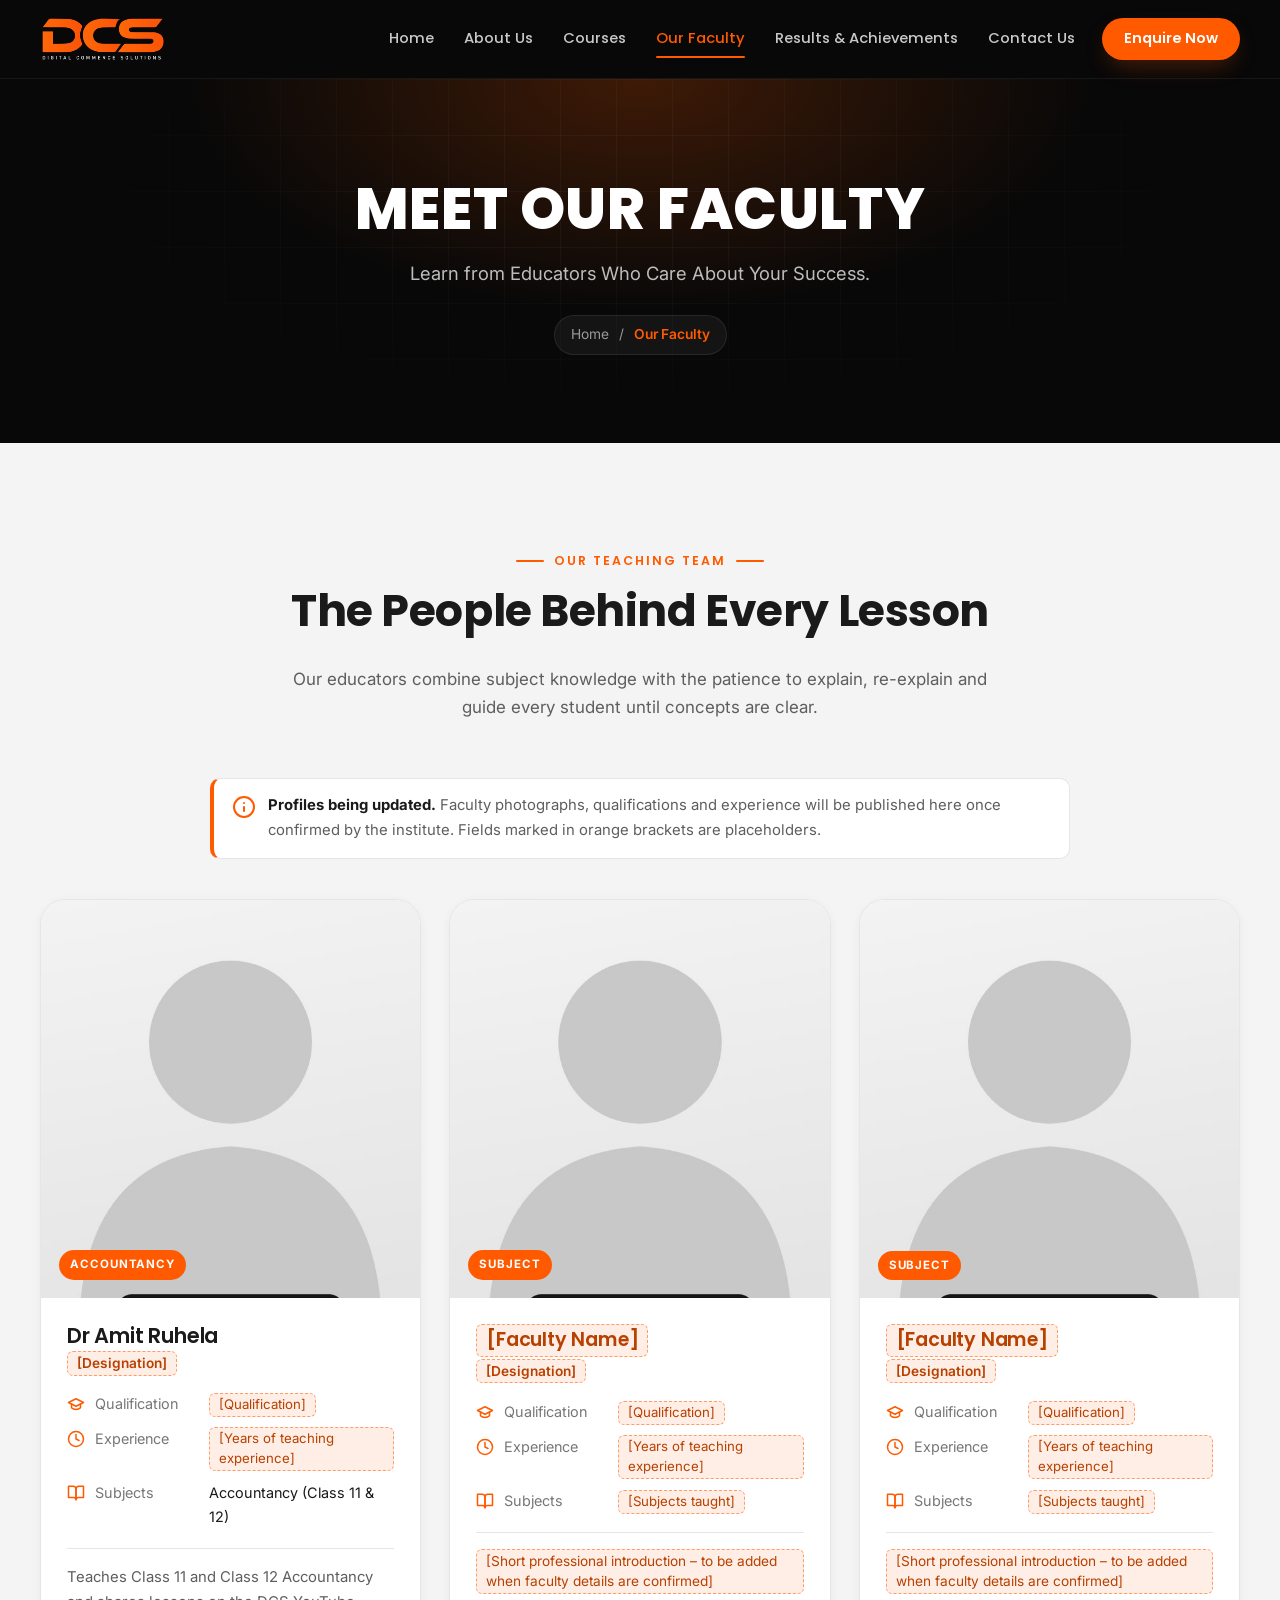
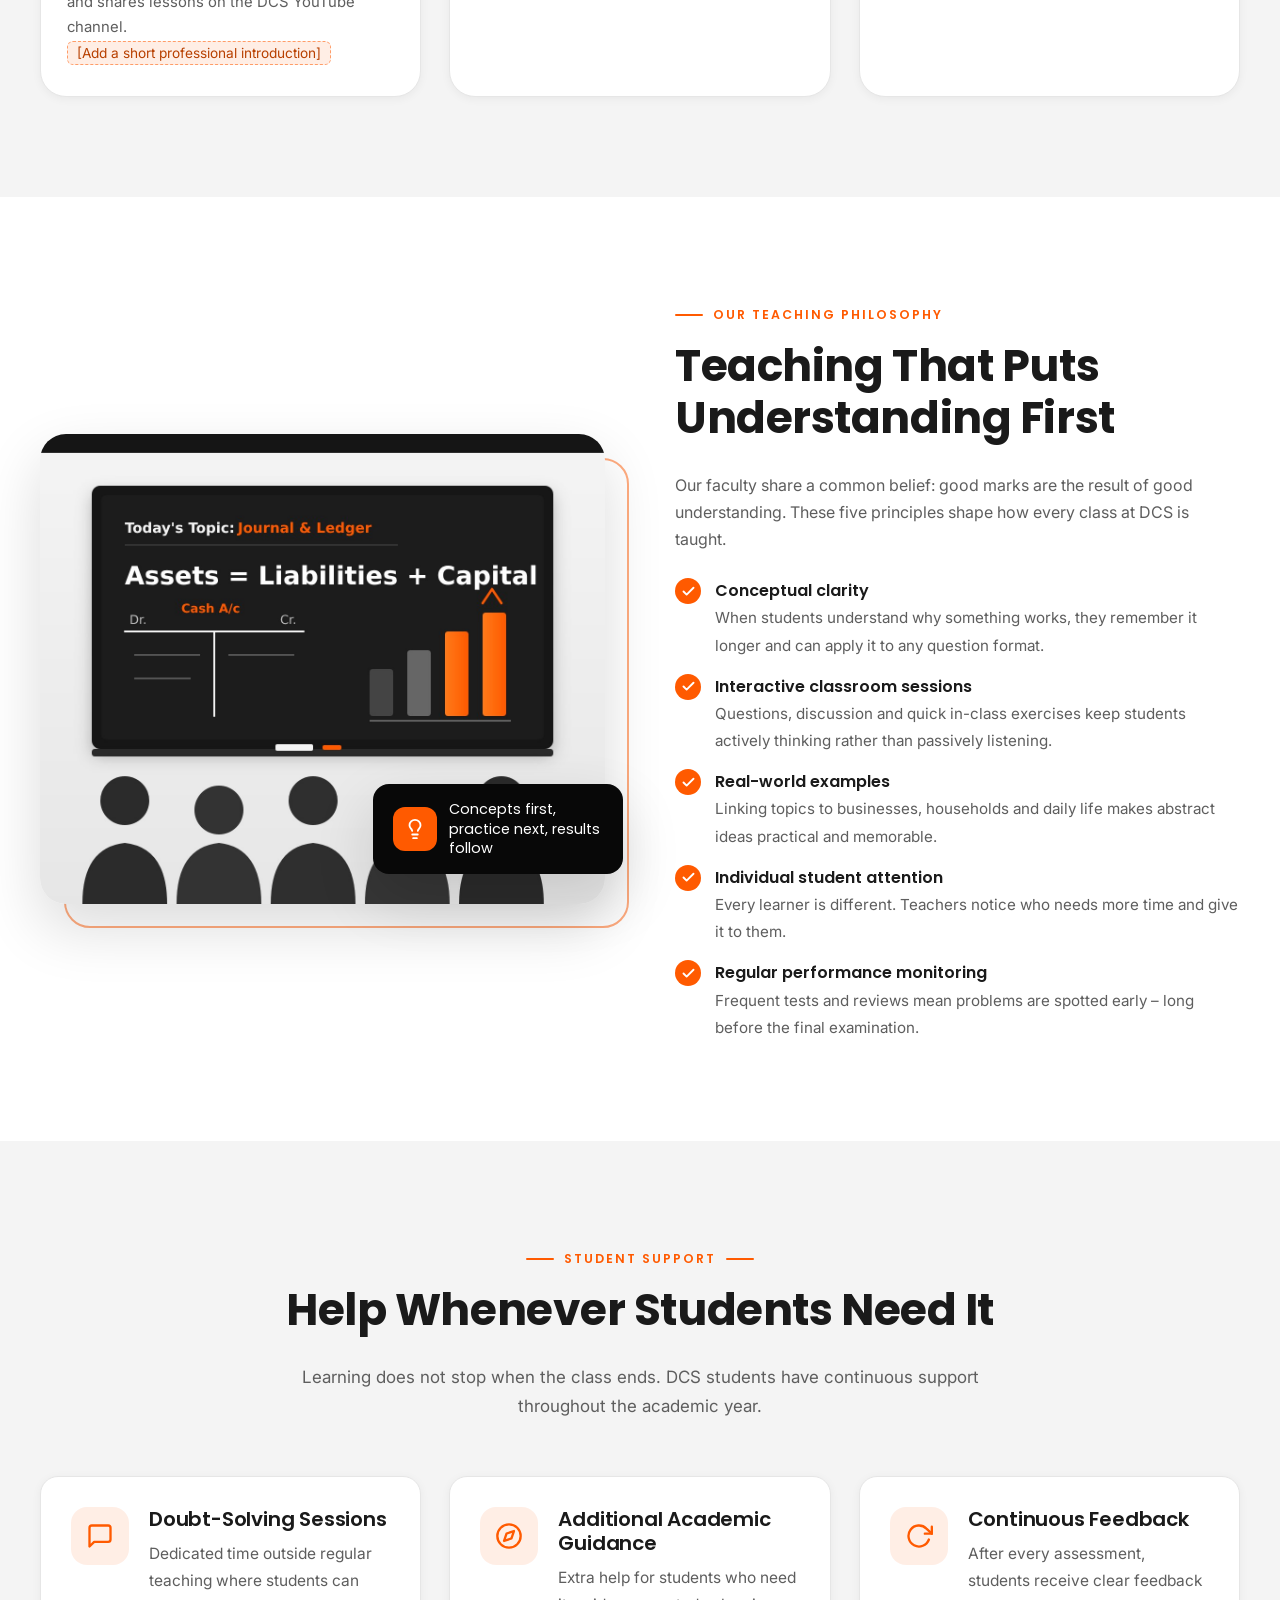
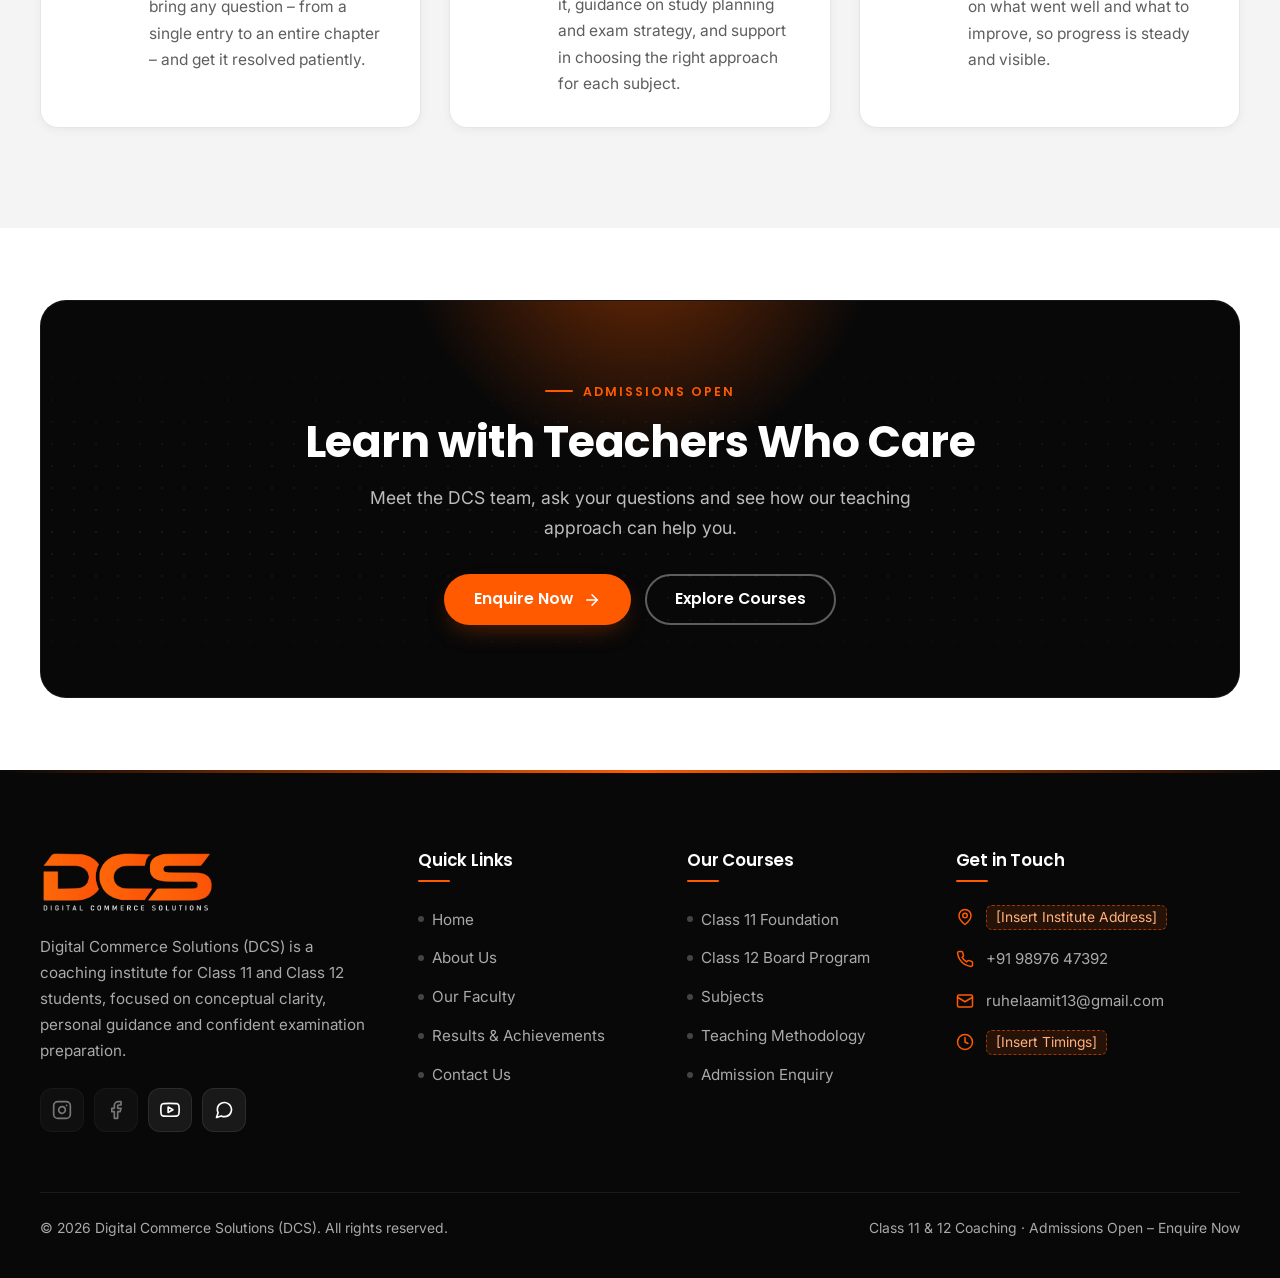
<file: faculty.html>
<!DOCTYPE html>
<html lang="en">
<head>
  <meta charset="UTF-8">
  <meta name="viewport" content="width=device-width, initial-scale=1.0">
  <title>Our Faculty | DCS – Digital Commerce Solutions</title>
  <meta name="description" content="Meet the DCS faculty – educators focused on conceptual clarity, interactive teaching, individual attention and continuous student support.">
  <meta name="theme-color" content="#080808">
  <meta property="og:title" content="Our Faculty | DCS – Digital Commerce Solutions">
  <meta property="og:description" content="Meet the DCS faculty – educators focused on conceptual clarity, interactive teaching, individual attention and continuous student support.">
  <meta property="og:image" content="images/dcs-logo.png">
  <link rel="icon" type="image/png" href="images/favicon.png">
  <link rel="preconnect" href="https://fonts.googleapis.com">
  <link rel="preconnect" href="https://fonts.gstatic.com" crossorigin>
  <link href="https://fonts.googleapis.com/css2?family=Inter:wght@400;500;600&amp;family=Poppins:wght@500;600;700;800&amp;display=swap" rel="stylesheet">
  <link rel="stylesheet" href="css/style.css">
</head>
<body>
  <a class="skip-link" href="#main">Skip to content</a>

  <!-- ===================== HEADER / NAVIGATION ===================== -->
  <header class="site-header">
    <nav class="nav container" aria-label="Main navigation">
      <a href="index.html" class="nav__logo" aria-label="DCS – Digital Commerce Solutions, home">
        <img src="images/dcs-logo-wide.png" alt="DCS – Digital Commerce Solutions logo" width="987" height="360">
      </a>
      <ul class="nav__menu" id="nav-menu">
          <li><a class="nav__link" href="index.html">Home</a></li>
          <li><a class="nav__link" href="about.html">About Us</a></li>
          <li><a class="nav__link" href="courses.html">Courses</a></li>
          <li><a class="nav__link" href="faculty.html">Our Faculty</a></li>
          <li><a class="nav__link" href="achievements.html">Results &amp; Achievements</a></li>
          <li><a class="nav__link" href="contact.html">Contact Us</a></li>
        <li class="nav__cta"><a class="btn btn--primary btn--sm" href="contact.html#enquiry">Enquire Now</a></li>
      </ul>
      <button class="nav__toggle" type="button" aria-label="Open menu" aria-controls="nav-menu" aria-expanded="false">
        <svg class="icon icon-open" viewBox="0 0 24 24" fill="none" stroke="currentColor" stroke-width="2" stroke-linecap="round" stroke-linejoin="round" aria-hidden="true"><line x1="3" y1="6" x2="21" y2="6"/><line x1="3" y1="12" x2="21" y2="12"/><line x1="3" y1="18" x2="21" y2="18"/></svg><svg class="icon icon-close" viewBox="0 0 24 24" fill="none" stroke="currentColor" stroke-width="2" stroke-linecap="round" stroke-linejoin="round" aria-hidden="true"><line x1="18" y1="6" x2="6" y2="18"/><line x1="6" y1="6" x2="18" y2="18"/></svg>
      </button>
    </nav>
  </header>

  <main id="main">

    <section class="page-banner">
      <div class="container">
        <h1 class="reveal">MEET OUR FACULTY</h1>
        <p class="reveal" data-delay="1">Learn from Educators Who Care About Your Success.</p>
        <nav class="breadcrumb reveal" data-delay="2" aria-label="Breadcrumb"><a href="index.html">Home</a><span aria-hidden="true">/</span><span aria-current="page">Our Faculty</span></nav>
      </div>
    </section>

    <!-- Faculty profiles -->
    <section class="section section--light">
      <div class="container">
        <div class="section-head reveal"><span class="eyebrow">Our Teaching Team</span><h2>The People Behind Every Lesson</h2><p>Our educators combine subject knowledge with the patience to explain, re-explain and guide every student until concepts are clear.</p></div>
        <div class="notice reveal"><svg class="icon" viewBox="0 0 24 24" fill="none" stroke="currentColor" stroke-width="2" stroke-linecap="round" stroke-linejoin="round" aria-hidden="true"><circle cx="12" cy="12" r="10"/><line x1="12" y1="16" x2="12" y2="12"/><line x1="12" y1="8" x2="12.01" y2="8"/></svg><span><strong>Profiles being updated.</strong> Faculty photographs, qualifications and experience will be published here once confirmed by the institute. Fields marked in orange brackets are placeholders.</span></div>
        <div class="grid grid-3">
          <article class="faculty-card reveal" data-delay="0">
            <div class="faculty-card__photo">
              <img src="images/faculty/faculty-placeholder.jpg" alt="Faculty photograph placeholder" width="600" height="750" loading="lazy">
              <span class="faculty-card__subject badge badge--orange">Accountancy</span>
            </div>
            <div class="faculty-card__body">
              <h3>Dr Amit Ruhela</h3>
              <div class="faculty-card__role"><em class="ph">[Designation]</em></div>
              <ul class="faculty-card__meta">
                <li><svg class="icon" viewBox="0 0 24 24" fill="none" stroke="currentColor" stroke-width="2" stroke-linecap="round" stroke-linejoin="round" aria-hidden="true"><path d="M22 10 12 5 2 10l10 5 10-5z"/><path d="M6 12v5c3 3 9 3 12 0v-5"/></svg><span class="label">Qualification</span><span><em class="ph">[Qualification]</em></span></li>
                <li><svg class="icon" viewBox="0 0 24 24" fill="none" stroke="currentColor" stroke-width="2" stroke-linecap="round" stroke-linejoin="round" aria-hidden="true"><circle cx="12" cy="12" r="10"/><polyline points="12 6 12 12 16 14"/></svg><span class="label">Experience</span><span><em class="ph">[Years of teaching experience]</em></span></li>
                <li><svg class="icon" viewBox="0 0 24 24" fill="none" stroke="currentColor" stroke-width="2" stroke-linecap="round" stroke-linejoin="round" aria-hidden="true"><path d="M2 3h6a4 4 0 0 1 4 4v14a3 3 0 0 0-3-3H2z"/><path d="M22 3h-6a4 4 0 0 0-4 4v14a3 3 0 0 1 3-3h7z"/></svg><span class="label">Subjects</span><span>Accountancy (Class 11 &amp; 12)</span></li>
              </ul>
              <p class="faculty-card__bio">Teaches Class 11 and Class 12 Accountancy and shares lessons on the DCS YouTube channel. <em class="ph">[Add a short professional introduction]</em></p>
            </div>
          </article><article class="faculty-card reveal" data-delay="1">
            <div class="faculty-card__photo">
              <img src="images/faculty/faculty-placeholder.jpg" alt="Faculty photograph placeholder" width="600" height="750" loading="lazy">
              <span class="faculty-card__subject badge badge--orange">Subject</span>
            </div>
            <div class="faculty-card__body">
              <h3><em class="ph">[Faculty Name]</em></h3>
              <div class="faculty-card__role"><em class="ph">[Designation]</em></div>
              <ul class="faculty-card__meta">
                <li><svg class="icon" viewBox="0 0 24 24" fill="none" stroke="currentColor" stroke-width="2" stroke-linecap="round" stroke-linejoin="round" aria-hidden="true"><path d="M22 10 12 5 2 10l10 5 10-5z"/><path d="M6 12v5c3 3 9 3 12 0v-5"/></svg><span class="label">Qualification</span><span><em class="ph">[Qualification]</em></span></li>
                <li><svg class="icon" viewBox="0 0 24 24" fill="none" stroke="currentColor" stroke-width="2" stroke-linecap="round" stroke-linejoin="round" aria-hidden="true"><circle cx="12" cy="12" r="10"/><polyline points="12 6 12 12 16 14"/></svg><span class="label">Experience</span><span><em class="ph">[Years of teaching experience]</em></span></li>
                <li><svg class="icon" viewBox="0 0 24 24" fill="none" stroke="currentColor" stroke-width="2" stroke-linecap="round" stroke-linejoin="round" aria-hidden="true"><path d="M2 3h6a4 4 0 0 1 4 4v14a3 3 0 0 0-3-3H2z"/><path d="M22 3h-6a4 4 0 0 0-4 4v14a3 3 0 0 1 3-3h7z"/></svg><span class="label">Subjects</span><span><em class="ph">[Subjects taught]</em></span></li>
              </ul>
              <p class="faculty-card__bio"><em class="ph">[Short professional introduction – to be added when faculty details are confirmed]</em></p>
            </div>
          </article><article class="faculty-card reveal" data-delay="2">
            <div class="faculty-card__photo">
              <img src="images/faculty/faculty-placeholder.jpg" alt="Faculty photograph placeholder" width="600" height="750" loading="lazy">
              <span class="faculty-card__subject badge badge--orange">Subject</span>
            </div>
            <div class="faculty-card__body">
              <h3><em class="ph">[Faculty Name]</em></h3>
              <div class="faculty-card__role"><em class="ph">[Designation]</em></div>
              <ul class="faculty-card__meta">
                <li><svg class="icon" viewBox="0 0 24 24" fill="none" stroke="currentColor" stroke-width="2" stroke-linecap="round" stroke-linejoin="round" aria-hidden="true"><path d="M22 10 12 5 2 10l10 5 10-5z"/><path d="M6 12v5c3 3 9 3 12 0v-5"/></svg><span class="label">Qualification</span><span><em class="ph">[Qualification]</em></span></li>
                <li><svg class="icon" viewBox="0 0 24 24" fill="none" stroke="currentColor" stroke-width="2" stroke-linecap="round" stroke-linejoin="round" aria-hidden="true"><circle cx="12" cy="12" r="10"/><polyline points="12 6 12 12 16 14"/></svg><span class="label">Experience</span><span><em class="ph">[Years of teaching experience]</em></span></li>
                <li><svg class="icon" viewBox="0 0 24 24" fill="none" stroke="currentColor" stroke-width="2" stroke-linecap="round" stroke-linejoin="round" aria-hidden="true"><path d="M2 3h6a4 4 0 0 1 4 4v14a3 3 0 0 0-3-3H2z"/><path d="M22 3h-6a4 4 0 0 0-4 4v14a3 3 0 0 1 3-3h7z"/></svg><span class="label">Subjects</span><span><em class="ph">[Subjects taught]</em></span></li>
              </ul>
              <p class="faculty-card__bio"><em class="ph">[Short professional introduction – to be added when faculty details are confirmed]</em></p>
            </div>
          </article>
        </div>
      </div>
    </section>

    <!-- Teaching philosophy -->
    <section class="section">
      <div class="container split">
        <div class="split__media reveal">
          <img src="images/about-classroom.jpg" alt="Illustration of a classroom with the accounting equation written on the board" width="1200" height="1000" loading="lazy">
          <div class="media-tag"><span class="icon-box"><svg class="icon" viewBox="0 0 24 24" fill="none" stroke="currentColor" stroke-width="2" stroke-linecap="round" stroke-linejoin="round" aria-hidden="true"><path d="M9 18h6"/><path d="M10 22h4"/><path d="M15.09 14c.18-.98.65-1.74 1.41-2.5A4.65 4.65 0 0 0 18 8 6 6 0 0 0 6 8c0 1 .23 2.23 1.5 3.5A4.61 4.61 0 0 1 8.91 14"/></svg></span><span>Concepts first, practice next, results follow</span></div>
        </div>
        <div class="split__content reveal" data-delay="1">
          <span class="eyebrow">Our Teaching Philosophy</span>
          <h2>Teaching That Puts Understanding First</h2>
          <p>Our faculty share a common belief: good marks are the result of good understanding. These five principles shape how every class at DCS is taught.</p>
          <ul class="check-list">
<li><span class="tick"><svg class="icon" viewBox="0 0 24 24" fill="none" stroke="currentColor" stroke-width="2" stroke-linecap="round" stroke-linejoin="round" aria-hidden="true"><polyline points="20 6 9 17 4 12"/></svg></span><div><strong>Conceptual clarity</strong><span class="desc">When students understand why something works, they remember it longer and can apply it to any question format.</span></div></li>
<li><span class="tick"><svg class="icon" viewBox="0 0 24 24" fill="none" stroke="currentColor" stroke-width="2" stroke-linecap="round" stroke-linejoin="round" aria-hidden="true"><polyline points="20 6 9 17 4 12"/></svg></span><div><strong>Interactive classroom sessions</strong><span class="desc">Questions, discussion and quick in-class exercises keep students actively thinking rather than passively listening.</span></div></li>
<li><span class="tick"><svg class="icon" viewBox="0 0 24 24" fill="none" stroke="currentColor" stroke-width="2" stroke-linecap="round" stroke-linejoin="round" aria-hidden="true"><polyline points="20 6 9 17 4 12"/></svg></span><div><strong>Real-world examples</strong><span class="desc">Linking topics to businesses, households and daily life makes abstract ideas practical and memorable.</span></div></li>
<li><span class="tick"><svg class="icon" viewBox="0 0 24 24" fill="none" stroke="currentColor" stroke-width="2" stroke-linecap="round" stroke-linejoin="round" aria-hidden="true"><polyline points="20 6 9 17 4 12"/></svg></span><div><strong>Individual student attention</strong><span class="desc">Every learner is different. Teachers notice who needs more time and give it to them.</span></div></li>
<li><span class="tick"><svg class="icon" viewBox="0 0 24 24" fill="none" stroke="currentColor" stroke-width="2" stroke-linecap="round" stroke-linejoin="round" aria-hidden="true"><polyline points="20 6 9 17 4 12"/></svg></span><div><strong>Regular performance monitoring</strong><span class="desc">Frequent tests and reviews mean problems are spotted early – long before the final examination.</span></div></li>
          </ul>
        </div>
      </div>
    </section>

    <!-- Student support -->
    <section class="section section--light">
      <div class="container">
        <div class="section-head reveal"><span class="eyebrow">Student Support</span><h2>Help Whenever Students Need It</h2><p>Learning does not stop when the class ends. DCS students have continuous support throughout the academic year.</p></div>
        <div class="grid grid-3">
<article class="card support-card reveal" data-delay="0"><span class="icon-box"><svg class="icon" viewBox="0 0 24 24" fill="none" stroke="currentColor" stroke-width="2" stroke-linecap="round" stroke-linejoin="round" aria-hidden="true"><path d="M21 15a2 2 0 0 1-2 2H7l-4 4V5a2 2 0 0 1 2-2h14a2 2 0 0 1 2 2z"/></svg></span><div><h3>Doubt-Solving Sessions</h3><p>Dedicated time outside regular teaching where students can bring any question – from a single entry to an entire chapter – and get it resolved patiently.</p></div></article>
<article class="card support-card reveal" data-delay="1"><span class="icon-box"><svg class="icon" viewBox="0 0 24 24" fill="none" stroke="currentColor" stroke-width="2" stroke-linecap="round" stroke-linejoin="round" aria-hidden="true"><circle cx="12" cy="12" r="10"/><polygon points="16.24 7.76 14.12 14.12 7.76 16.24 9.88 9.88 16.24 7.76"/></svg></span><div><h3>Additional Academic Guidance</h3><p>Extra help for students who need it, guidance on study planning and exam strategy, and support in choosing the right approach for each subject.</p></div></article>
<article class="card support-card reveal" data-delay="2"><span class="icon-box"><svg class="icon" viewBox="0 0 24 24" fill="none" stroke="currentColor" stroke-width="2" stroke-linecap="round" stroke-linejoin="round" aria-hidden="true"><polyline points="23 4 23 10 17 10"/><path d="M20.49 15a9 9 0 1 1-2.12-9.36L23 10"/></svg></span><div><h3>Continuous Feedback</h3><p>After every assessment, students receive clear feedback on what went well and what to improve, so progress is steady and visible.</p></div></article>
        </div>
      </div>
    </section>

    <section class="section section--tight">
      <div class="container">
        <div class="cta-band reveal">
          <span class="eyebrow">Admissions Open</span>
          <h2>Learn with Teachers Who Care</h2>
          <p>Meet the DCS team, ask your questions and see how our teaching approach can help you.</p>
          <div class="btn-row"><a class="btn btn--primary" href="contact.html#enquiry">Enquire Now <svg class="icon" viewBox="0 0 24 24" fill="none" stroke="currentColor" stroke-width="2" stroke-linecap="round" stroke-linejoin="round" aria-hidden="true"><line x1="5" y1="12" x2="19" y2="12"/><polyline points="12 5 19 12 12 19"/></svg></a><a class="btn btn--outline-light" href="courses.html">Explore Courses</a></div>
        </div>
      </div>
    </section>

  </main>

  <!-- ===================== FOOTER ===================== -->
  <footer class="site-footer">
    <div class="container">
      <div class="footer-grid">
        <div class="footer-brand">
          <img src="images/dcs-logo-wide.png" alt="DCS – Digital Commerce Solutions logo" width="987" height="360">
          <p>Digital Commerce Solutions (DCS) is a coaching institute for Class 11 and Class 12 students, focused on conceptual clarity, personal guidance and confident examination preparation.</p>
          <div class="social"><a href="#" class="is-placeholder" aria-label="Instagram (link coming soon)" title="Instagram – profile link to be added"><svg class="icon" viewBox="0 0 24 24" fill="none" stroke="currentColor" stroke-width="2" stroke-linecap="round" stroke-linejoin="round" aria-hidden="true"><rect x="2" y="2" width="20" height="20" rx="5"/><path d="M16 11.37A4 4 0 1 1 12.63 8 4 4 0 0 1 16 11.37z"/><line x1="17.5" y1="6.5" x2="17.51" y2="6.5"/></svg></a><a href="#" class="is-placeholder" aria-label="Facebook (link coming soon)" title="Facebook – profile link to be added"><svg class="icon" viewBox="0 0 24 24" fill="none" stroke="currentColor" stroke-width="2" stroke-linecap="round" stroke-linejoin="round" aria-hidden="true"><path d="M18 2h-3a5 5 0 0 0-5 5v3H7v4h3v8h4v-8h3l1-4h-4V7a1 1 0 0 1 1-1h3z"/></svg></a><a href="https://www.youtube.com/@amitruheladigitalcommerces2099" target="_blank" rel="noopener" aria-label="DCS on YouTube" title="YouTube"><svg class="icon" viewBox="0 0 24 24" fill="none" stroke="currentColor" stroke-width="2" stroke-linecap="round" stroke-linejoin="round" aria-hidden="true"><path d="M22.54 6.42a2.78 2.78 0 0 0-1.94-2C18.88 4 12 4 12 4s-6.88 0-8.6.46a2.78 2.78 0 0 0-1.94 2A29 29 0 0 0 1 11.75a29 29 0 0 0 .46 5.33A2.78 2.78 0 0 0 3.4 19c1.72.46 8.6.46 8.6.46s6.88 0 8.6-.46a2.78 2.78 0 0 0 1.94-2 29 29 0 0 0 .46-5.25 29 29 0 0 0-.46-5.33z"/><polygon points="9.75 15.02 15.5 11.75 9.75 8.48 9.75 15.02"/></svg></a><a href="https://wa.me/919897647392" target="_blank" rel="noopener" aria-label="DCS on WhatsApp" title="WhatsApp"><svg class="icon" viewBox="0 0 24 24" fill="none" stroke="currentColor" stroke-width="2" stroke-linecap="round" stroke-linejoin="round" aria-hidden="true"><path d="M21 11.5a8.38 8.38 0 0 1-.9 3.8 8.5 8.5 0 0 1-7.6 4.7 8.38 8.38 0 0 1-3.8-.9L3 21l1.9-5.7a8.38 8.38 0 0 1-.9-3.8 8.5 8.5 0 0 1 4.7-7.6 8.38 8.38 0 0 1 3.8-.9h.5a8.48 8.48 0 0 1 8 8v.5z"/></svg></a></div>
        </div>
        <div>
          <h4>Quick Links</h4>
          <ul class="footer-links">
            <li><a href="index.html">Home</a></li>
            <li><a href="about.html">About Us</a></li>
            <li><a href="faculty.html">Our Faculty</a></li>
            <li><a href="achievements.html">Results &amp; Achievements</a></li>
            <li><a href="contact.html">Contact Us</a></li>
          </ul>
        </div>
        <div>
          <h4>Our Courses</h4>
          <ul class="footer-links">
            <li><a href="courses.html#class-11">Class 11 Foundation</a></li>
            <li><a href="courses.html#class-12">Class 12 Board Program</a></li>
            <li><a href="courses.html#subjects">Subjects</a></li>
            <li><a href="courses.html#methodology">Teaching Methodology</a></li>
            <li><a href="contact.html#enquiry">Admission Enquiry</a></li>
          </ul>
        </div>
        <div>
          <h4>Get in Touch</h4>
          <ul class="footer-contact">
            <li><svg class="icon" viewBox="0 0 24 24" fill="none" stroke="currentColor" stroke-width="2" stroke-linecap="round" stroke-linejoin="round" aria-hidden="true"><path d="M20 10c0 6-8 12-8 12s-8-6-8-12a8 8 0 0 1 16 0Z"/><circle cx="12" cy="10" r="3"/></svg><span><em class="ph">[Insert Institute Address]</em></span></li>
            <li><svg class="icon" viewBox="0 0 24 24" fill="none" stroke="currentColor" stroke-width="2" stroke-linecap="round" stroke-linejoin="round" aria-hidden="true"><path d="M22 16.92v3a2 2 0 0 1-2.18 2 19.79 19.79 0 0 1-8.63-3.07 19.5 19.5 0 0 1-6-6 19.79 19.79 0 0 1-3.07-8.67A2 2 0 0 1 4.11 2h3a2 2 0 0 1 2 1.72c.127.96.361 1.903.7 2.81a2 2 0 0 1-.45 2.11L8.09 9.91a16 16 0 0 0 6 6l1.27-1.27a2 2 0 0 1 2.11-.45c.907.339 1.85.573 2.81.7A2 2 0 0 1 22 16.92z"/></svg><a href="tel:+919897647392">+91 98976 47392</a></li>
            <li><svg class="icon" viewBox="0 0 24 24" fill="none" stroke="currentColor" stroke-width="2" stroke-linecap="round" stroke-linejoin="round" aria-hidden="true"><rect x="2" y="4" width="20" height="16" rx="2"/><path d="m22 7-10 6L2 7"/></svg><a href="mailto:ruhelaamit13@gmail.com">ruhelaamit13@gmail.com</a></li>
            <li><svg class="icon" viewBox="0 0 24 24" fill="none" stroke="currentColor" stroke-width="2" stroke-linecap="round" stroke-linejoin="round" aria-hidden="true"><circle cx="12" cy="12" r="10"/><polyline points="12 6 12 12 16 14"/></svg><span><em class="ph">[Insert Timings]</em></span></li>
          </ul>
        </div>
      </div>
      <div class="footer-bottom">
        <p>&copy; <span data-year>2026</span> Digital Commerce Solutions (DCS). All rights reserved.</p>
        <p>Class 11 &amp; 12 Coaching · <a href="contact.html#enquiry">Admissions Open – Enquire Now</a></p>
      </div>
    </div>
  </footer>

  <button class="back-to-top" type="button" aria-label="Back to top"><svg class="icon" viewBox="0 0 24 24" fill="none" stroke="currentColor" stroke-width="2" stroke-linecap="round" stroke-linejoin="round" aria-hidden="true"><line x1="12" y1="19" x2="12" y2="5"/><polyline points="5 12 12 5 19 12"/></svg></button>

  <script src="js/script.js"></script>
</body>
</html>
</file>
<file: css/style.css>
/* ==========================================================================
   DCS – Digital Commerce Solutions
   Main stylesheet (shared by all six pages)
   --------------------------------------------------------------------------
   1. Design tokens        8. Courses / subjects
   2. Base & typography    9. Process / methodology
   3. Utilities           10. Faculty
   4. Buttons             11. Results, testimonials, gallery
   5. Header & navigation 12. Contact, form, FAQ, map
   6. Hero & page banner  13. Footer, back-to-top, lightbox
   7. Sections & cards    14. Animations & responsive
   ========================================================================== */

/* 1. DESIGN TOKENS ------------------------------------------------------- */
:root {
  --orange: #FF5A00;
  --orange-light: #FF7A1A;
  --orange-soft: rgba(255, 90, 0, 0.10);
  --orange-glow: rgba(255, 90, 0, 0.35);
  --black: #080808;
  --black-2: #151515;
  --black-3: #1E1E1E;
  --white: #FFFFFF;
  --grey-light: #F4F4F4;
  --grey-line: #E6E6E6;
  --grey: #777777;
  --text: #1A1A1A;
  --text-muted: #5E5E5E;
  --error: #D93025;

  --font-head: "Poppins", "Segoe UI", system-ui, -apple-system, sans-serif;
  --font-body: "Inter", "Segoe UI", system-ui, -apple-system, sans-serif;

  --radius-sm: 10px;
  --radius: 18px;
  --radius-lg: 26px;
  --shadow-sm: 0 2px 10px rgba(0, 0, 0, 0.05);
  --shadow: 0 12px 34px rgba(0, 0, 0, 0.08);
  --shadow-lg: 0 24px 60px rgba(0, 0, 0, 0.14);
  --header-h: 78px;
  --container: 1200px;
  --ease: cubic-bezier(.2, .7, .2, 1);
}

/* 2. BASE & TYPOGRAPHY --------------------------------------------------- */
*, *::before, *::after { box-sizing: border-box; }
html { scroll-behavior: smooth; scroll-padding-top: calc(var(--header-h) + 16px); }
body {
  margin: 0;
  font-family: var(--font-body);
  font-size: 1rem;
  line-height: 1.7;
  color: var(--text);
  background: var(--white);
  -webkit-font-smoothing: antialiased;
  text-rendering: optimizeLegibility;
}
img { max-width: 100%; height: auto; display: block; }
a { color: inherit; text-decoration: none; }
ul { margin: 0; padding: 0; list-style: none; }
h1, h2, h3, h4 { font-family: var(--font-head); line-height: 1.2; margin: 0 0 .6em; color: inherit; letter-spacing: -0.01em; }
h1 { font-size: clamp(2.3rem, 5vw, 3.9rem); font-weight: 800; }
h2 { font-size: clamp(1.9rem, 3.6vw, 2.75rem); font-weight: 700; }
h3 { font-size: 1.25rem; font-weight: 600; }
h4 { font-size: 1.05rem; font-weight: 600; }
p { margin: 0 0 1em; }
.text-orange { color: var(--orange); }
::selection { background: var(--orange); color: var(--white); }
:focus-visible { outline: 3px solid var(--orange); outline-offset: 3px; border-radius: 4px; }

.skip-link {
  position: absolute; left: 16px; top: -60px; z-index: 2000;
  background: var(--orange); color: var(--white); padding: 10px 18px; border-radius: 8px; font-weight: 600;
}
.skip-link:focus { top: 12px; }

/* 3. UTILITIES ----------------------------------------------------------- */
.container { width: min(100% - 40px, var(--container)); margin-inline: auto; }
.section { padding: 100px 0; position: relative; }
.section--light { background: var(--grey-light); }
.section--dark { background: var(--black-2); color: var(--white); }
.section--black { background: var(--black); color: var(--white); }
.section--tight { padding: 72px 0; }

.section-head { max-width: 720px; margin: 0 auto 56px; text-align: center; }
.section-head--left { margin-left: 0; text-align: left; }
.section-head p { color: var(--text-muted); font-size: 1.06rem; }
.section--dark .section-head p,
.section--black .section-head p { color: #A9A9A9; }

.eyebrow {
  display: inline-flex; align-items: center; gap: 10px;
  font-family: var(--font-head); font-size: .78rem; font-weight: 600;
  letter-spacing: .16em; text-transform: uppercase; color: var(--orange);
  margin-bottom: 14px;
}
.eyebrow::before { content: ""; width: 28px; height: 2px; background: var(--orange); border-radius: 2px; }
.section-head:not(.section-head--left) .eyebrow::after { content: ""; width: 28px; height: 2px; background: var(--orange); border-radius: 2px; }

.grid { display: grid; gap: 28px; }
.grid-2 { grid-template-columns: repeat(2, 1fr); }
.grid-3 { grid-template-columns: repeat(3, 1fr); }
.grid-4 { grid-template-columns: repeat(4, 1fr); }
.grid-5 { grid-template-columns: repeat(5, 1fr); }

.icon { width: 24px; height: 24px; flex-shrink: 0; }
.icon-sm { width: 18px; height: 18px; }

/* Visible marker for information still to be supplied by the institute */
.ph {
  display: inline-block; font-style: normal;
  background: var(--orange-soft); color: #B84000;
  border: 1px dashed rgba(255, 90, 0, .55);
  padding: 1px 9px; border-radius: 6px; font-size: .92em; line-height: 1.5;
}
.section--dark .ph, .section--black .ph, .site-footer .ph, .page-banner .ph { color: #FFB27F; background: rgba(255, 90, 0, .12); }

.notice {
  display: flex; gap: 12px; align-items: flex-start;
  background: var(--white); border: 1px solid var(--grey-line); border-left: 4px solid var(--orange);
  padding: 14px 18px; border-radius: var(--radius-sm); font-size: .93rem; color: var(--text-muted);
  max-width: 860px; margin: 0 auto 40px;
}
.notice .icon { color: var(--orange); margin-top: 2px; }
.notice strong { color: var(--text); }
.section--dark .notice, .section--black .notice { background: rgba(255,255,255,.04); border-color: rgba(255,255,255,.08); border-left-color: var(--orange); color: #B5B5B5; }
.section--dark .notice strong, .section--black .notice strong { color: var(--white); }

.badge {
  display: inline-flex; align-items: center; gap: 6px;
  font-size: .72rem; font-weight: 700; letter-spacing: .08em; text-transform: uppercase;
  padding: 5px 11px; border-radius: 30px;
}
.badge--orange { background: var(--orange); color: var(--white); }
.badge--outline { border: 1px solid #C9C9C9; color: var(--grey); }
.badge--dark { background: var(--black-2); color: var(--white); }

/* 4. BUTTONS ------------------------------------------------------------- */
.btn {
  display: inline-flex; align-items: center; justify-content: center; gap: 10px;
  font-family: var(--font-head); font-weight: 600; font-size: .98rem;
  padding: 14px 28px; border-radius: 50px; border: 2px solid transparent;
  cursor: pointer; transition: transform .25s var(--ease), box-shadow .25s var(--ease), background .25s, color .25s, border-color .25s;
  white-space: nowrap; line-height: 1.2;
}
.btn .icon { width: 18px; height: 18px; transition: transform .25s var(--ease); }
.btn:hover .icon { transform: translateX(4px); }
.btn--primary { background: var(--orange); color: var(--white); box-shadow: 0 10px 24px -8px var(--orange-glow); }
.btn--primary:hover { background: var(--orange-light); transform: translateY(-2px); box-shadow: 0 16px 30px -8px var(--orange-glow); }
.btn--outline-light { border-color: rgba(255,255,255,.35); color: var(--white); }
.btn--outline-light:hover { border-color: var(--white); background: var(--white); color: var(--black); transform: translateY(-2px); }
.btn--outline { border-color: var(--black-2); color: var(--black-2); }
.btn--outline:hover { background: var(--black-2); color: var(--white); transform: translateY(-2px); }
.btn--dark { background: var(--black-2); color: var(--white); }
.btn--dark:hover { background: var(--black); transform: translateY(-2px); }
.btn--sm { padding: 10px 20px; font-size: .9rem; }
.btn--block { width: 100%; }

.link-arrow {
  display: inline-flex; align-items: center; gap: 8px; font-family: var(--font-head);
  font-weight: 600; color: var(--orange); font-size: .95rem;
}
.link-arrow .icon { width: 18px; height: 18px; transition: transform .25s var(--ease); }
.link-arrow:hover .icon { transform: translateX(5px); }

/* 5. HEADER & NAVIGATION ------------------------------------------------- */
.site-header {
  position: sticky; top: 0; z-index: 1000;
  background: var(--black);
  border-bottom: 1px solid rgba(255,255,255,.06);
  transition: box-shadow .3s, background .3s;
}
.site-header.is-scrolled { box-shadow: 0 10px 30px rgba(0,0,0,.35); }
.nav { height: var(--header-h); display: flex; align-items: center; justify-content: space-between; gap: 20px; }
.nav__logo { display: flex; align-items: center; flex-shrink: 0; }
.nav__logo img { height: 46px; width: auto; }
/* The logo artwork sits on pure black; 'lighten' lets that black merge with the dark header/footer without altering the logo file */
.nav__logo img, .footer-brand img, .hero__logo-card img { mix-blend-mode: lighten; }
.nav__menu { display: flex; align-items: center; gap: 4px; }
.nav__link {
  position: relative; display: block; padding: 10px 13px;
  font-family: var(--font-head); font-size: .92rem; font-weight: 500;
  color: rgba(255,255,255,.78); transition: color .2s; white-space: nowrap;
}
.nav__link::after {
  content: ""; position: absolute; left: 13px; right: 13px; bottom: 4px; height: 2px;
  background: var(--orange); border-radius: 2px; transform: scaleX(0); transform-origin: left;
  transition: transform .3s var(--ease);
}
.nav__link:hover { color: var(--white); }
.nav__link:hover::after { transform: scaleX(1); }
.nav__link.active { color: var(--orange); }
.nav__link.active::after { transform: scaleX(1); }
.nav__cta { margin-left: 10px; }
.nav__toggle {
  display: none; width: 46px; height: 46px; border-radius: 12px;
  background: rgba(255,255,255,.06); border: 1px solid rgba(255,255,255,.1);
  color: var(--white); cursor: pointer; align-items: center; justify-content: center;
}
.nav__toggle .icon-close { display: none; }
.nav-open .nav__toggle .icon-open { display: none; }
.nav-open .nav__toggle .icon-close { display: block; }

/* 6. HERO & PAGE BANNER -------------------------------------------------- */
.hero {
  position: relative; overflow: hidden; color: var(--white);
  background:
    radial-gradient(800px 500px at 85% 20%, rgba(255,90,0,.20), transparent 60%),
    radial-gradient(600px 400px at 0% 100%, rgba(255,90,0,.08), transparent 60%),
    var(--black);
  padding: 90px 0 110px;
}
.hero::before {
  content: ""; position: absolute; inset: 0; pointer-events: none;
  background-image: linear-gradient(rgba(255,255,255,.035) 1px, transparent 1px), linear-gradient(90deg, rgba(255,255,255,.035) 1px, transparent 1px);
  background-size: 56px 56px;
  mask-image: radial-gradient(ellipse at 50% 40%, #000 30%, transparent 75%);
  -webkit-mask-image: radial-gradient(ellipse at 50% 40%, #000 30%, transparent 75%);
}
.hero__grid { position: relative; display: grid; grid-template-columns: 1.05fr .95fr; gap: 60px; align-items: center; }
.hero__tag {
  display: inline-flex; align-items: center; gap: 10px;
  background: rgba(255,255,255,.06); border: 1px solid rgba(255,255,255,.1);
  padding: 8px 16px 8px 8px; border-radius: 40px; font-size: .86rem; color: #D5D5D5; margin-bottom: 26px;
}
.hero__tag span { background: var(--orange); color: var(--white); font-weight: 700; font-size: .72rem; letter-spacing: .08em; padding: 4px 10px; border-radius: 30px; }
.hero h1 { letter-spacing: -0.02em; margin-bottom: 22px; }
.hero h1 .text-orange { display: block; }
.hero__lead { font-size: 1.15rem; color: #BDBDBD; max-width: 560px; margin-bottom: 36px; }
.hero__actions { display: flex; flex-wrap: wrap; gap: 14px; margin-bottom: 44px; }
.hero__points { display: flex; flex-wrap: wrap; gap: 12px 26px; color: #CFCFCF; font-size: .93rem; }
.hero__points li { display: flex; align-items: center; gap: 8px; }
.hero__points .icon { width: 18px; height: 18px; color: var(--orange); }

.hero__visual { position: relative; }
.hero__img {
  border-radius: var(--radius-lg); overflow: hidden;
  border: 1px solid rgba(255,255,255,.08);
  box-shadow: 0 40px 80px -20px rgba(0,0,0,.7), 0 0 0 10px rgba(255,255,255,.02);
}
.hero__img img { width: 100%; aspect-ratio: 6 / 5; object-fit: cover; }
.hero__logo-card {
  position: absolute; left: -36px; bottom: -34px; width: 58%;
  background: var(--black); border: 1px solid rgba(255,255,255,.1); border-radius: var(--radius);
  padding: 18px 22px; box-shadow: 0 24px 50px rgba(0,0,0,.6);
}
.hero__logo-card img { width: 100%; }
.hero__float {
  position: absolute; top: 28px; right: -22px;
  display: flex; align-items: center; gap: 12px;
  background: var(--white); color: var(--black-2); border-radius: 16px; padding: 12px 18px 12px 12px;
  box-shadow: var(--shadow-lg); font-family: var(--font-head);
  animation: floaty 5s ease-in-out infinite;
}
.hero__float-icon { width: 44px; height: 44px; border-radius: 12px; background: var(--orange); color: var(--white); display: grid; place-items: center; }
.hero__float strong { display: block; font-size: .95rem; line-height: 1.2; }
.hero__float small { color: var(--grey); font-size: .78rem; font-family: var(--font-body); }

.page-banner {
  position: relative; overflow: hidden; color: var(--white); text-align: center;
  background:
    radial-gradient(700px 360px at 50% 0%, rgba(255,90,0,.22), transparent 65%),
    var(--black);
  padding: 96px 0 88px;
}
.page-banner::before {
  content: ""; position: absolute; inset: 0; pointer-events: none;
  background-image: linear-gradient(rgba(255,255,255,.035) 1px, transparent 1px), linear-gradient(90deg, rgba(255,255,255,.035) 1px, transparent 1px);
  background-size: 56px 56px;
  mask-image: radial-gradient(ellipse at 50% 30%, #000 20%, transparent 70%);
  -webkit-mask-image: radial-gradient(ellipse at 50% 30%, #000 20%, transparent 70%);
}
.page-banner .container { position: relative; }
.page-banner h1 { font-size: clamp(2.2rem, 5vw, 3.6rem); letter-spacing: .01em; margin-bottom: 14px; }
.page-banner p { font-size: 1.15rem; color: #BDBDBD; max-width: 640px; margin: 0 auto 26px; }
.breadcrumb { display: inline-flex; align-items: center; gap: 10px; font-size: .86rem; color: #9A9A9A; background: rgba(255,255,255,.05); border: 1px solid rgba(255,255,255,.08); padding: 7px 16px; border-radius: 30px; }
.breadcrumb a:hover { color: var(--orange); }
.breadcrumb span[aria-current] { color: var(--orange); font-weight: 600; }

/* 7. SECTIONS & CARDS ---------------------------------------------------- */
.card {
  background: var(--white); border-radius: var(--radius); padding: 32px 28px;
  box-shadow: var(--shadow-sm); border: 1px solid var(--grey-line);
  transition: transform .35s var(--ease), box-shadow .35s var(--ease), border-color .35s;
  position: relative;
}
.card:hover { transform: translateY(-6px); box-shadow: var(--shadow); border-color: transparent; }
.card p { color: var(--text-muted); margin-bottom: 0; font-size: .97rem; }
.card h3 { margin-bottom: 10px; }
.icon-box {
  width: 58px; height: 58px; border-radius: 16px; display: grid; place-items: center;
  background: var(--orange-soft); color: var(--orange); margin-bottom: 22px;
  transition: background .3s, color .3s, transform .3s var(--ease);
}
.icon-box .icon { width: 28px; height: 28px; }
.card:hover .icon-box { background: var(--orange); color: var(--white); transform: rotate(-6deg) scale(1.05); }

.feature-card { text-align: left; }
.feature-card::after {
  content: ""; position: absolute; left: 28px; right: 28px; bottom: 0; height: 3px; border-radius: 3px 3px 0 0;
  background: linear-gradient(90deg, var(--orange), var(--orange-light)); transform: scaleX(0); transform-origin: left;
  transition: transform .4s var(--ease);
}
.feature-card:hover::after { transform: scaleX(1); }

.card--dark { background: var(--black-3); border-color: rgba(255,255,255,.07); color: var(--white); }
.card--dark p { color: #A9A9A9; }
.card--dark:hover { border-color: rgba(255,90,0,.4); box-shadow: 0 20px 40px rgba(0,0,0,.35); }
.card--dark .icon-box { background: rgba(255,90,0,.14); }

/* Two-column split layout */
.split { display: grid; grid-template-columns: 1fr 1fr; gap: 70px; align-items: center; }
.split--reverse .split__media { order: 2; }
.split__media { position: relative; }
.split__media img { border-radius: var(--radius-lg); box-shadow: var(--shadow-lg); width: 100%; aspect-ratio: 6 / 5; object-fit: cover; }
.split__media::before {
  content: ""; position: absolute; inset: 24px -24px -24px 24px; border-radius: var(--radius-lg);
  border: 2px solid var(--orange); z-index: -1; opacity: .5;
}
.split__media .media-tag {
  position: absolute; right: -18px; bottom: 30px; background: var(--black); color: var(--white);
  border-radius: 16px; padding: 16px 20px; box-shadow: var(--shadow-lg); font-family: var(--font-head);
  display: flex; align-items: center; gap: 12px; max-width: 250px; font-size: .9rem; line-height: 1.35;
}
.split__media .media-tag .icon-box { margin: 0; width: 44px; height: 44px; border-radius: 12px; background: var(--orange); color: var(--white); flex-shrink: 0; }
.split__media .media-tag .icon-box .icon { width: 22px; height: 22px; }
.split__content p { color: var(--text-muted); }
.section--dark .split__content p { color: #B0B0B0; }

.check-list { display: grid; gap: 14px; margin: 24px 0 0; }
.check-list li { display: flex; gap: 14px; align-items: flex-start; }
.check-list .tick {
  width: 26px; height: 26px; border-radius: 50%; background: var(--orange); color: var(--white);
  display: grid; place-items: center; flex-shrink: 0; margin-top: 1px;
}
.check-list .tick .icon { width: 15px; height: 15px; stroke-width: 3; }
.check-list strong { display: block; font-family: var(--font-head); font-weight: 600; color: var(--text); }
.check-list span.desc { color: var(--text-muted); font-size: .95rem; }
.section--dark .check-list strong { color: var(--white); }
.section--dark .check-list span.desc { color: #A9A9A9; }

/* Vision & Mission */
.vm-card { border-radius: var(--radius-lg); padding: 44px 40px; position: relative; overflow: hidden; height: 100%; }
.vm-card--vision { background: var(--black); color: var(--white); }
.vm-card--vision::after {
  content: ""; position: absolute; width: 260px; height: 260px; right: -80px; top: -80px; border-radius: 50%;
  background: radial-gradient(circle, rgba(255,90,0,.45), transparent 70%);
}
.vm-card--vision blockquote { margin: 0; font-family: var(--font-head); font-size: 1.35rem; line-height: 1.55; font-weight: 500; position: relative; z-index: 1; }
.vm-card--mission { background: var(--white); border: 1px solid var(--grey-line); box-shadow: var(--shadow-sm); }
.vm-card .icon-box { position: relative; z-index: 1; }
.vm-card--vision .icon-box { background: var(--orange); color: var(--white); }

/* Value cards */
.value-card { text-align: center; padding: 34px 22px; }
.value-card .icon-box { margin-inline: auto; }
.value-card h3 { font-size: 1.12rem; }
.value-card p { font-size: .92rem; }

/* Compare (why DCS) */
.diff-list { display: grid; gap: 18px; margin-top: 26px; }
.diff-item { display: grid; grid-template-columns: 52px 1fr; gap: 16px; padding: 18px; border-radius: var(--radius); background: var(--white); border: 1px solid var(--grey-line); transition: border-color .3s, box-shadow .3s; }
.diff-item:hover { border-color: rgba(255,90,0,.4); box-shadow: var(--shadow-sm); }
.diff-item .num { width: 52px; height: 52px; border-radius: 14px; background: var(--black-2); color: var(--orange); font-family: var(--font-head); font-weight: 700; font-size: 1.1rem; display: grid; place-items: center; }
.diff-item h4 { margin-bottom: 4px; }
.diff-item p { margin: 0; color: var(--text-muted); font-size: .94rem; }

/* CTA band */
.cta-band {
  position: relative; overflow: hidden; background: var(--black); color: var(--white);
  border-radius: var(--radius-lg); padding: 72px 60px; text-align: center;
  border: 1px solid rgba(255,255,255,.06);
}
.cta-band::before {
  content: ""; position: absolute; width: 520px; height: 520px; border-radius: 50%; left: 50%; top: -340px; transform: translateX(-50%);
  background: radial-gradient(circle, rgba(255,90,0,.45), transparent 65%);
}
.cta-band::after {
  content: ""; position: absolute; inset: 0; pointer-events: none;
  background-image: radial-gradient(rgba(255,255,255,.07) 1px, transparent 1px); background-size: 22px 22px;
  mask-image: linear-gradient(transparent, #000 60%, transparent);
  -webkit-mask-image: linear-gradient(transparent, #000 60%, transparent);
}
.cta-band > * { position: relative; z-index: 1; }
.cta-band h2 { margin-bottom: 14px; }
.cta-band p { color: #BDBDBD; font-size: 1.1rem; max-width: 560px; margin: 0 auto 32px; }
.cta-band .btn-row { display: flex; gap: 14px; justify-content: center; flex-wrap: wrap; }

/* 8. COURSES / SUBJECTS -------------------------------------------------- */
.course-card {
  background: var(--white); border-radius: var(--radius-lg); overflow: hidden;
  border: 1px solid var(--grey-line); box-shadow: var(--shadow-sm);
  display: flex; flex-direction: column; transition: transform .35s var(--ease), box-shadow .35s var(--ease);
}
.course-card:hover { transform: translateY(-8px); box-shadow: var(--shadow-lg); }
.course-card__head {
  position: relative; background: var(--black-2); color: var(--white); padding: 34px 34px 30px; overflow: hidden;
}
.course-card__head::after {
  content: ""; position: absolute; right: -60px; top: -60px; width: 220px; height: 220px; border-radius: 50%;
  background: radial-gradient(circle, rgba(255,90,0,.35), transparent 70%);
}
.course-card__num {
  position: absolute; right: 26px; bottom: -18px; font-family: var(--font-head); font-weight: 800; font-size: 7rem; line-height: 1;
  color: transparent; -webkit-text-stroke: 2px rgba(255,90,0,.55); z-index: 0;
}
.course-card__head > *:not(.course-card__num) { position: relative; z-index: 1; }
.course-card__head h3 { font-size: 1.6rem; margin: 12px 0 6px; }
.course-card__head p { color: #A9A9A9; margin: 0; max-width: 80%; }
.course-card__body { padding: 30px 34px 34px; display: flex; flex-direction: column; flex: 1; }
.course-card__body .check-list { margin: 0 0 28px; flex: 1; }
.course-card__body .check-list li { font-weight: 500; }

/* Course detail (courses page) */
.program { display: grid; grid-template-columns: 360px 1fr; gap: 50px; align-items: start; }
.program__aside {
  position: sticky; top: calc(var(--header-h) + 30px);
  background: var(--black); color: var(--white); border-radius: var(--radius-lg); padding: 38px 32px; overflow: hidden;
}
.program__aside::after { content: ""; position: absolute; right: -70px; bottom: -70px; width: 240px; height: 240px; border-radius: 50%; background: radial-gradient(circle, rgba(255,90,0,.38), transparent 70%); }
.program__aside > * { position: relative; z-index: 1; }
.program__aside .big-num { font-family: var(--font-head); font-weight: 800; font-size: 5.2rem; line-height: 1; color: var(--orange); }
.program__aside h2 { font-size: 1.8rem; margin: 10px 0 14px; }
.program__aside blockquote { margin: 0 0 24px; color: #BDBDBD; font-style: italic; border-left: 3px solid var(--orange); padding-left: 16px; }
.program__aside .meta { display: grid; gap: 10px; margin-bottom: 26px; font-size: .93rem; color: #D0D0D0; }
.program__aside .meta li { display: flex; gap: 10px; align-items: center; }
.program__aside .meta .icon { color: var(--orange); width: 18px; height: 18px; }
.program__features { display: grid; grid-template-columns: repeat(2, 1fr); gap: 20px; }
.feature-tile {
  display: flex; gap: 16px; align-items: flex-start; background: var(--white); padding: 22px; border-radius: var(--radius);
  border: 1px solid var(--grey-line); transition: border-color .3s, transform .3s var(--ease), box-shadow .3s;
}
.feature-tile:hover { border-color: rgba(255,90,0,.45); transform: translateY(-4px); box-shadow: var(--shadow); }
.feature-tile .icon-box { width: 48px; height: 48px; border-radius: 13px; margin: 0; flex-shrink: 0; }
.feature-tile .icon-box .icon { width: 22px; height: 22px; }
.feature-tile h4 { margin-bottom: 4px; }
.feature-tile p { margin: 0; color: var(--text-muted); font-size: .92rem; line-height: 1.6; }

.subject-card { display: flex; flex-direction: column; padding: 30px 28px; }
.subject-card__top { display: flex; justify-content: space-between; align-items: flex-start; gap: 12px; margin-bottom: 4px; }
.subject-card__top .icon-box { margin-bottom: 18px; }
.subject-card .classes { font-size: .85rem; color: var(--grey); font-weight: 600; margin-bottom: 14px; display: flex; align-items: center; gap: 8px; }
.subject-card .classes .icon { width: 16px; height: 16px; color: var(--orange); }
.subject-card .areas { display: flex; flex-wrap: wrap; gap: 8px; margin-top: 18px; }
.subject-card .areas li { font-size: .8rem; background: var(--grey-light); padding: 5px 11px; border-radius: 20px; color: #444; }
.subject-card.is-tbc { background: #FBFBFB; }
.subject-card.is-tbc .icon-box { background: #EDEDED; color: var(--grey); }
.subject-card.is-tbc:hover .icon-box { background: var(--black-2); color: var(--white); }

/* 9. PROCESS / METHODOLOGY ----------------------------------------------- */
.process { display: grid; grid-template-columns: repeat(6, 1fr); gap: 18px; counter-reset: step; position: relative; }
.process::before {
  content: ""; position: absolute; top: 34px; left: 8%; right: 8%; height: 2px;
  background: repeating-linear-gradient(90deg, rgba(255,90,0,.6) 0 8px, transparent 8px 16px);
}
.process__step { text-align: center; position: relative; padding: 0 6px; }
.process__dot {
  width: 68px; height: 68px; margin: 0 auto 20px; border-radius: 50%;
  display: grid; place-items: center; position: relative; z-index: 1;
  background: var(--black-3); border: 2px solid rgba(255,90,0,.6); color: var(--orange);
  transition: background .3s, color .3s, transform .3s var(--ease), box-shadow .3s;
}
.process__dot .icon { width: 28px; height: 28px; }
.process__step:hover .process__dot { background: var(--orange); color: var(--white); transform: translateY(-4px); box-shadow: 0 12px 30px -6px var(--orange-glow); }
.process__num { font-family: var(--font-head); font-size: .75rem; font-weight: 700; letter-spacing: .14em; color: var(--orange); display: block; margin-bottom: 6px; }
.process__step h4 { color: var(--white); font-size: 1rem; margin-bottom: 8px; }
.process__step p { color: #9E9E9E; font-size: .88rem; line-height: 1.6; margin: 0; }

/* Learning cycle (courses page) */
.cycle { display: flex; align-items: stretch; justify-content: center; gap: 0; flex-wrap: nowrap; }
.cycle__item {
  flex: 1; background: var(--white); border: 1px solid var(--grey-line); border-radius: var(--radius);
  padding: 26px 16px; text-align: center; position: relative; transition: transform .3s var(--ease), box-shadow .3s, border-color .3s;
}
.cycle__item:hover { transform: translateY(-6px); box-shadow: var(--shadow); border-color: rgba(255,90,0,.45); }
.cycle__item .icon-box { margin: 0 auto 14px; width: 52px; height: 52px; }
.cycle__item h4 { font-size: .98rem; margin-bottom: 6px; }
.cycle__item p { font-size: .84rem; color: var(--text-muted); margin: 0; line-height: 1.55; }
.cycle__arrow { display: grid; place-items: center; color: var(--orange); width: 34px; flex-shrink: 0; }
.cycle__arrow .icon { width: 22px; height: 22px; }
.cycle-loop { text-align: center; margin-top: 26px; color: var(--text-muted); font-size: .93rem; display: flex; align-items: center; justify-content: center; gap: 10px; }
.cycle-loop .icon { color: var(--orange); }

/* 10. FACULTY ------------------------------------------------------------ */
.faculty-card { background: var(--white); border-radius: var(--radius-lg); overflow: hidden; border: 1px solid var(--grey-line); box-shadow: var(--shadow-sm); transition: transform .35s var(--ease), box-shadow .35s; display: flex; flex-direction: column; }
.faculty-card:hover { transform: translateY(-8px); box-shadow: var(--shadow-lg); }
.faculty-card__photo { position: relative; overflow: hidden; background: var(--grey-light); }
.faculty-card__photo img { width: 100%; aspect-ratio: 4 / 4.2; object-fit: cover; transition: transform .6s var(--ease); }
.faculty-card:hover .faculty-card__photo img { transform: scale(1.04); }
.faculty-card__subject { position: absolute; left: 18px; bottom: 18px; }
.faculty-card__body { padding: 26px 26px 30px; flex: 1; display: flex; flex-direction: column; }
.faculty-card__body h3 { margin-bottom: 2px; font-size: 1.3rem; }
.faculty-card__role { color: var(--orange); font-weight: 600; font-size: .93rem; margin-bottom: 16px; }
.faculty-card__meta { display: grid; gap: 10px; margin-bottom: 18px; font-size: .9rem; }
.faculty-card__meta li { display: grid; grid-template-columns: 22px 108px 1fr; gap: 6px; align-items: start; }
.faculty-card__meta .icon { width: 18px; height: 18px; color: var(--orange); margin-top: 3px; }
.faculty-card__meta .label { color: var(--grey); }
.faculty-card__bio { color: var(--text-muted); font-size: .93rem; margin: 0; padding-top: 16px; border-top: 1px solid var(--grey-line); }

.support-card { display: flex; gap: 20px; align-items: flex-start; padding: 30px; }
.support-card .icon-box { margin: 0; flex-shrink: 0; }

/* 11. RESULTS, TESTIMONIALS, GALLERY ------------------------------------- */
.stats { display: grid; grid-template-columns: repeat(4, 1fr); gap: 24px; }
.stat {
  text-align: center; padding: 38px 20px; border-radius: var(--radius);
  background: rgba(255,255,255,.03); border: 1px solid rgba(255,255,255,.07);
  transition: border-color .3s, transform .3s var(--ease);
}
.stat:hover { border-color: rgba(255,90,0,.5); transform: translateY(-5px); }
.stat .icon-box { margin: 0 auto 18px; background: rgba(255,90,0,.14); }
.stat__value { font-family: var(--font-head); font-weight: 800; font-size: clamp(2.4rem, 4vw, 3.2rem); line-height: 1; color: var(--white); margin-bottom: 10px; }
.stat__value .suffix { color: var(--orange); }
.stat__label { color: #A9A9A9; font-size: .95rem; }

.sample-ribbon {
  position: absolute; top: 16px; right: -38px; transform: rotate(40deg); z-index: 2;
  background: var(--black-2); color: var(--white); font-size: .68rem; font-weight: 700; letter-spacing: .14em;
  padding: 5px 44px; text-transform: uppercase;
}
.result-card { background: var(--white); border-radius: var(--radius); border: 1px solid var(--grey-line); overflow: hidden; position: relative; text-align: center; padding: 30px 22px 26px; transition: transform .35s var(--ease), box-shadow .35s; }
.result-card:hover { transform: translateY(-6px); box-shadow: var(--shadow); }
.result-card img { width: 110px; height: 110px; border-radius: 50%; object-fit: cover; margin: 0 auto 16px; border: 4px solid var(--white); box-shadow: 0 0 0 3px var(--orange); }
.result-card h3 { font-size: 1.1rem; margin-bottom: 2px; }
.result-card .cls { color: var(--grey); font-size: .88rem; margin-bottom: 14px; }
.result-card .score { font-family: var(--font-head); font-weight: 800; font-size: 2rem; color: var(--orange); line-height: 1; margin-bottom: 4px; }
.result-card .exam { font-size: .85rem; font-weight: 600; color: var(--text); margin-bottom: 12px; }
.result-card p { font-size: .88rem; color: var(--text-muted); margin: 0; }

.testimonial { padding: 34px 30px; display: flex; flex-direction: column; }
.testimonial .quote-mark { width: 46px; height: 46px; border-radius: 12px; background: var(--orange); color: var(--white); display: grid; place-items: center; margin-bottom: 20px; }
.testimonial blockquote { margin: 0 0 24px; color: var(--text-muted); font-size: 1rem; flex: 1; }
.testimonial .who { display: flex; align-items: center; gap: 14px; padding-top: 20px; border-top: 1px solid var(--grey-line); }
.testimonial .who img { width: 52px; height: 52px; border-radius: 50%; object-fit: cover; }
.testimonial .who strong { display: block; font-family: var(--font-head); font-size: 1rem; }
.testimonial .who small { color: var(--grey); }
.stars { display: flex; gap: 3px; color: var(--orange); margin-bottom: 14px; }
.stars .icon { width: 18px; height: 18px; fill: currentColor; }

.gallery { display: grid; grid-template-columns: repeat(3, 1fr); gap: 18px; }
.gallery__item {
  position: relative; border-radius: var(--radius); overflow: hidden; cursor: zoom-in;
  border: none; padding: 0; background: var(--black-2); display: block; width: 100%;
}
.gallery__item img { width: 100%; aspect-ratio: 3 / 2; object-fit: cover; transition: transform .6s var(--ease), opacity .3s; }
.gallery__item:hover img { transform: scale(1.06); opacity: .55; }
.gallery__overlay {
  position: absolute; inset: 0; display: flex; flex-direction: column; justify-content: flex-end; align-items: flex-start;
  padding: 20px; color: var(--white); opacity: 0; transition: opacity .3s; text-align: left;
  background: linear-gradient(transparent 40%, rgba(0,0,0,.75));
}
.gallery__item:hover .gallery__overlay, .gallery__item:focus-visible .gallery__overlay { opacity: 1; }
.gallery__overlay strong { font-family: var(--font-head); font-size: 1.05rem; }
.gallery__overlay small { color: #CCC; }
.gallery__zoom { position: absolute; top: 18px; right: 18px; width: 42px; height: 42px; border-radius: 50%; background: var(--orange); display: grid; place-items: center; }

/* 12. CONTACT, FORM, FAQ, MAP ------------------------------------------- */
.contact-grid { display: grid; grid-template-columns: 400px 1fr; gap: 40px; align-items: start; }
.info-panel { background: var(--black); color: var(--white); border-radius: var(--radius-lg); padding: 40px 34px; position: relative; overflow: hidden; }
.info-panel::after { content: ""; position: absolute; right: -90px; bottom: -90px; width: 260px; height: 260px; border-radius: 50%; background: radial-gradient(circle, rgba(255,90,0,.35), transparent 70%); }
.info-panel > * { position: relative; z-index: 1; }
.info-panel h2 { font-size: 1.6rem; }
.info-panel > p { color: #A9A9A9; font-size: .95rem; }
.info-list { display: grid; gap: 22px; margin: 28px 0 30px; }
.info-list li { display: flex; gap: 16px; align-items: flex-start; }
.info-list .icon-box { width: 48px; height: 48px; border-radius: 13px; margin: 0; background: rgba(255,90,0,.14); flex-shrink: 0; }
.info-list .icon-box .icon { width: 22px; height: 22px; }
.info-list small { display: block; color: #8E8E8E; font-size: .8rem; text-transform: uppercase; letter-spacing: .08em; margin-bottom: 2px; }
.info-list a, .info-list span.val { color: var(--white); font-weight: 500; word-break: break-word; }
.info-list a:hover { color: var(--orange); }

.social { display: flex; gap: 10px; flex-wrap: wrap; }
.social a {
  width: 44px; height: 44px; border-radius: 12px; display: grid; place-items: center;
  background: rgba(255,255,255,.07); color: var(--white); border: 1px solid rgba(255,255,255,.08);
  transition: background .25s, transform .25s var(--ease), border-color .25s;
}
.social a:hover { background: var(--orange); border-color: var(--orange); transform: translateY(-3px); }
.social a.is-placeholder { opacity: .45; }
.social a.is-placeholder:hover { background: rgba(255,255,255,.12); border-color: rgba(255,255,255,.2); transform: none; }
.social .icon { width: 20px; height: 20px; }

.form-card { background: var(--white); border-radius: var(--radius-lg); padding: 44px 40px; box-shadow: var(--shadow); border: 1px solid var(--grey-line); }
.form-card h2 { font-size: 1.75rem; margin-bottom: 6px; }
.form-card > p { color: var(--text-muted); margin-bottom: 28px; }
.form-grid { display: grid; grid-template-columns: 1fr 1fr; gap: 20px 22px; }
.form-group { display: flex; flex-direction: column; gap: 7px; }
.form-group--full { grid-column: 1 / -1; }
.form-group label { font-family: var(--font-head); font-weight: 500; font-size: .9rem; color: var(--text); }
.form-group label .req { color: var(--orange); }
.form-control {
  width: 100%; font: inherit; font-size: .97rem; color: var(--text);
  padding: 13px 16px; border-radius: 12px; border: 1.5px solid #DADADA; background: #FCFCFC;
  transition: border-color .2s, box-shadow .2s, background .2s;
}
.form-control::placeholder { color: #A5A5A5; }
.form-control:hover { border-color: #BDBDBD; }
.form-control:focus { outline: none; border-color: var(--orange); background: var(--white); box-shadow: 0 0 0 4px rgba(255,90,0,.13); }
select.form-control {
  appearance: none; -webkit-appearance: none; cursor: pointer;
  background-image: url("data:image/svg+xml,%3Csvg xmlns='http://www.w3.org/2000/svg' width='20' height='20' viewBox='0 0 24 24' fill='none' stroke='%23777' stroke-width='2' stroke-linecap='round' stroke-linejoin='round'%3E%3Cpolyline points='6 9 12 15 18 9'/%3E%3C/svg%3E");
  background-repeat: no-repeat; background-position: right 14px center; padding-right: 44px;
}
textarea.form-control { resize: vertical; min-height: 130px; }
.radio-row { display: flex; gap: 12px; flex-wrap: wrap; }
.radio-pill { position: relative; }
.radio-pill input { position: absolute; opacity: 0; pointer-events: none; }
.radio-pill span {
  display: inline-flex; align-items: center; gap: 8px; padding: 11px 18px; border-radius: 12px;
  border: 1.5px solid #DADADA; cursor: pointer; font-size: .93rem; background: #FCFCFC; transition: all .2s;
}
.radio-pill span::before { content: ""; width: 14px; height: 14px; border-radius: 50%; border: 2px solid #BDBDBD; transition: all .2s; }
.radio-pill input:checked + span { border-color: var(--orange); background: var(--orange-soft); color: #B84000; font-weight: 600; }
.radio-pill input:checked + span::before { border-color: var(--orange); background: var(--orange); box-shadow: inset 0 0 0 2px var(--white); }
.radio-pill input:focus-visible + span { box-shadow: 0 0 0 4px rgba(255,90,0,.2); }
.form-group.has-error .form-control, .form-group.has-error .radio-pill span { border-color: var(--error); background: #FFF8F7; }
.field-error { color: var(--error); font-size: .82rem; min-height: 0; display: none; align-items: center; gap: 6px; }
.form-group.has-error .field-error { display: flex; }
.form-footer { display: flex; align-items: center; justify-content: space-between; gap: 20px; margin-top: 28px; flex-wrap: wrap; }
.form-footer small { color: var(--grey); max-width: 360px; }
.form-alert {
  display: none; gap: 14px; align-items: flex-start; padding: 16px 18px; border-radius: 14px; margin-bottom: 24px; font-size: .95rem;
}
.form-alert.is-visible { display: flex; animation: fadeUp .4s var(--ease); }
.form-alert .icon { margin-top: 2px; }
.form-alert--success { background: var(--black-2); color: var(--white); border-left: 4px solid var(--orange); }
.form-alert--success .icon { color: var(--orange); }
.form-alert--success p { color: #BDBDBD; margin: 4px 0 0; font-size: .88rem; }
.form-alert--error { background: #FFF2F0; color: #8A1C14; border-left: 4px solid var(--error); }
.btn.is-loading { pointer-events: none; opacity: .8; }


.faq { max-width: 860px; margin: 0 auto; display: grid; gap: 14px; }
.faq__item { background: var(--white); border: 1px solid var(--grey-line); border-radius: var(--radius); overflow: hidden; transition: border-color .3s, box-shadow .3s; }
.faq__item.is-open { border-color: rgba(255,90,0,.45); box-shadow: var(--shadow-sm); }
.faq__q {
  width: 100%; display: flex; justify-content: space-between; align-items: center; gap: 20px;
  padding: 22px 26px; background: none; border: none; cursor: pointer; text-align: left;
  font-family: var(--font-head); font-size: 1.04rem; font-weight: 600; color: var(--text);
}
.faq__q:hover { color: var(--orange); }
.faq__icon { width: 34px; height: 34px; border-radius: 50%; background: var(--grey-light); display: grid; place-items: center; flex-shrink: 0; transition: transform .35s var(--ease), background .3s, color .3s; }
.faq__icon .icon { width: 18px; height: 18px; }
.faq__item.is-open .faq__icon { transform: rotate(180deg); background: var(--orange); color: var(--white); }
.faq__a { max-height: 0; overflow: hidden; transition: max-height .4s var(--ease); }
.faq__a-inner { padding: 0 26px 24px; color: var(--text-muted); }
.faq__a-inner p:last-child { margin-bottom: 0; }

.map-placeholder {
  border-radius: var(--radius-lg); overflow: hidden; position: relative; min-height: 380px;
  background:
    linear-gradient(rgba(21,21,21,.86), rgba(21,21,21,.92)),
    repeating-linear-gradient(0deg, transparent 0 46px, rgba(255,255,255,.06) 46px 48px),
    repeating-linear-gradient(90deg, transparent 0 46px, rgba(255,255,255,.06) 46px 48px),
    #222;
  display: grid; place-items: center; text-align: center; color: var(--white); padding: 40px;
}
.map-placeholder .pin { width: 74px; height: 74px; border-radius: 50%; background: var(--orange); display: grid; place-items: center; margin: 0 auto 20px; box-shadow: 0 0 0 12px rgba(255,90,0,.15), 0 0 0 26px rgba(255,90,0,.07); animation: pulse 2.4s ease-in-out infinite; }
.map-placeholder .pin .icon { width: 32px; height: 32px; }
.map-placeholder h3 { margin-bottom: 8px; }
.map-placeholder p { color: #A9A9A9; max-width: 460px; margin: 0 auto; font-size: .95rem; }
.map-embed iframe { width: 100%; height: 420px; border: 0; border-radius: var(--radius-lg); display: block; }

/* 13. FOOTER, BACK-TO-TOP, LIGHTBOX -------------------------------------- */
.site-footer { background: var(--black); color: #A9A9A9; padding: 80px 0 0; position: relative; }
.site-footer::before { content: ""; position: absolute; top: 0; left: 0; right: 0; height: 3px; background: linear-gradient(90deg, transparent, var(--orange), transparent); }
.footer-grid { display: grid; grid-template-columns: 1.5fr 1fr 1fr 1.3fr; gap: 50px; padding-bottom: 60px; }
.footer-brand img { height: 64px; width: auto; margin-bottom: 20px; }
.footer-brand p { font-size: .95rem; max-width: 330px; margin-bottom: 24px; }
.site-footer h4 { color: var(--white); font-size: 1.05rem; margin-bottom: 22px; position: relative; padding-bottom: 12px; }
.site-footer h4::after { content: ""; position: absolute; left: 0; bottom: 0; width: 32px; height: 2px; background: var(--orange); border-radius: 2px; }
.footer-links { display: grid; gap: 11px; font-size: .95rem; }
.footer-links a { display: inline-flex; align-items: center; gap: 8px; transition: color .2s, transform .2s; }
.footer-links a::before { content: ""; width: 6px; height: 6px; border-radius: 50%; background: #444; transition: background .2s; }
.footer-links a:hover { color: var(--orange); transform: translateX(3px); }
.footer-links a:hover::before { background: var(--orange); }
.footer-contact { display: grid; gap: 16px; font-size: .94rem; }
.footer-contact li { display: flex; gap: 12px; align-items: flex-start; }
.footer-contact .icon { width: 18px; height: 18px; color: var(--orange); margin-top: 4px; }
.footer-contact a:hover { color: var(--orange); }
.footer-bottom { border-top: 1px solid rgba(255,255,255,.08); padding: 24px 0; display: flex; justify-content: space-between; gap: 16px; flex-wrap: wrap; font-size: .87rem; }
.footer-bottom a:hover { color: var(--orange); }

.back-to-top {
  position: fixed; right: 24px; bottom: 24px; z-index: 900; width: 50px; height: 50px; border-radius: 50%;
  background: var(--orange); color: var(--white); border: none; cursor: pointer; display: grid; place-items: center;
  box-shadow: 0 12px 26px -6px var(--orange-glow); opacity: 0; visibility: hidden; transform: translateY(16px);
  transition: opacity .3s, visibility .3s, transform .3s var(--ease), background .2s;
}
.back-to-top.is-visible { opacity: 1; visibility: visible; transform: none; }
.back-to-top:hover { background: var(--black-2); }

.lightbox {
  position: fixed; inset: 0; z-index: 3000; background: rgba(5,5,5,.94);
  display: flex; align-items: center; justify-content: center; padding: 70px 80px;
  opacity: 0; visibility: hidden; transition: opacity .3s, visibility .3s;
}
.lightbox.is-open { opacity: 1; visibility: visible; }
.lightbox__figure { margin: 0; max-width: 1100px; width: 100%; text-align: center; transform: scale(.96); transition: transform .35s var(--ease); }
.lightbox.is-open .lightbox__figure { transform: none; }
.lightbox__img { max-height: 76vh; width: auto; max-width: 100%; margin: 0 auto; border-radius: 14px; box-shadow: 0 30px 80px rgba(0,0,0,.6); }
.lightbox__caption { color: #CFCFCF; margin-top: 18px; font-size: .95rem; }
.lightbox__caption strong { color: var(--white); font-family: var(--font-head); }
.lightbox__btn {
  position: absolute; width: 52px; height: 52px; border-radius: 50%; border: 1px solid rgba(255,255,255,.15);
  background: rgba(255,255,255,.06); color: var(--white); cursor: pointer; display: grid; place-items: center; transition: background .2s;
}
.lightbox__btn:hover { background: var(--orange); border-color: var(--orange); }
.lightbox__close { top: 22px; right: 22px; }
.lightbox__prev { left: 20px; top: 50%; transform: translateY(-50%); }
.lightbox__next { right: 20px; top: 50%; transform: translateY(-50%); }
.lightbox__prev .icon { transform: rotate(180deg); }
.lightbox__count { position: absolute; top: 34px; left: 30px; color: #8E8E8E; font-size: .9rem; font-family: var(--font-head); }
body.no-scroll { overflow: hidden; }

/* 14. ANIMATIONS & RESPONSIVE ------------------------------------------- */
@keyframes floaty { 0%, 100% { transform: translateY(0); } 50% { transform: translateY(-10px); } }
@keyframes fadeUp { from { opacity: 0; transform: translateY(10px); } to { opacity: 1; transform: none; } }
@keyframes spin { to { transform: rotate(360deg); } }
@keyframes pulse { 0%, 100% { box-shadow: 0 0 0 12px rgba(255,90,0,.15), 0 0 0 26px rgba(255,90,0,.07); } 50% { box-shadow: 0 0 0 16px rgba(255,90,0,.12), 0 0 0 34px rgba(255,90,0,.04); } }

.js .reveal { opacity: 0; transform: translateY(28px); transition: opacity .8s var(--ease), transform .8s var(--ease); }
.js .reveal.is-visible { opacity: 1; transform: none; }
.reveal[data-delay="1"] { transition-delay: .08s; }
.reveal[data-delay="2"] { transition-delay: .16s; }
.reveal[data-delay="3"] { transition-delay: .24s; }
.reveal[data-delay="4"] { transition-delay: .32s; }
.reveal[data-delay="5"] { transition-delay: .40s; }

@media (prefers-reduced-motion: reduce) {
  html { scroll-behavior: auto; }
  *, *::before, *::after { animation-duration: .01ms !important; animation-iteration-count: 1 !important; transition-duration: .01ms !important; }
  .js .reveal { opacity: 1; transform: none; }
}

/* Large tablets / small laptops */
@media (max-width: 1180px) {
  .nav__link { padding: 10px 9px; font-size: .88rem; }
  .nav__link::after { left: 9px; right: 9px; }
  .grid-5 { grid-template-columns: repeat(3, 1fr); }
  .process { grid-template-columns: repeat(3, 1fr); row-gap: 44px; }
  .process::before { display: none; }
  .footer-grid { grid-template-columns: 1fr 1fr; }
  .program { grid-template-columns: 300px 1fr; gap: 34px; }
  .cycle { flex-wrap: wrap; gap: 16px; }
  .cycle__item { flex: 0 0 calc(33.333% - 11px); }
  .cycle__arrow { display: none; }
}

/* Tablets: hamburger menu */
@media (max-width: 1024px) {
  .nav__toggle { display: inline-flex; }
  .nav__menu {
    /* the header's backdrop-filter makes it the containing block, so set the height explicitly */
    position: fixed; top: var(--header-h); left: 0; right: 0;
    height: calc(100vh - var(--header-h)); height: calc(100dvh - var(--header-h));
    flex-direction: column; align-items: stretch; gap: 4px;
    background: var(--black); padding: 24px 20px 40px; overflow-y: auto;
    opacity: 0; transform: translateY(-12px); visibility: hidden; pointer-events: none;
    transition: opacity .3s var(--ease), transform .35s var(--ease), visibility .35s;
  }
  .nav-open .nav__menu { opacity: 1; transform: none; visibility: visible; pointer-events: auto; }
  .nav__link { font-size: 1.08rem; padding: 15px 16px; border-radius: 12px; border-bottom: 1px solid rgba(255,255,255,.05); }
  .nav__link::after { display: none; }
  .nav__link.active { background: rgba(255,90,0,.1); }
  .nav__cta { margin: 18px 0 0; }
  .nav__cta .btn { width: 100%; padding: 16px; }
  .hero__grid { grid-template-columns: 1fr; gap: 70px; }
  .hero__visual { max-width: 620px; margin: 0 auto; width: 100%; }
  .hero__logo-card { left: -10px; }
  .hero__float { right: -10px; }
  .grid-4 { grid-template-columns: repeat(2, 1fr); }
  .grid-3 { grid-template-columns: repeat(2, 1fr); }
  .split { grid-template-columns: 1fr; gap: 60px; }
  .split--reverse .split__media { order: 0; }
  .split__media { max-width: 620px; margin: 0 auto; width: calc(100% - 24px); }
  .stats { grid-template-columns: repeat(2, 1fr); }
  .program { grid-template-columns: 1fr; }
  .program__aside { position: relative; top: 0; }
  .contact-grid { grid-template-columns: 1fr; }
  .gallery { grid-template-columns: repeat(2, 1fr); }
}

/* Mobile */
@media (max-width: 680px) {
  :root { --header-h: 70px; }
  .section { padding: 72px 0; }
  .section-head { margin-bottom: 40px; }
  .nav__logo img { height: 40px; }
  .hero { padding: 60px 0 90px; }
  .hero__lead { font-size: 1.04rem; }
  .hero__actions .btn { flex: 1 1 100%; }
  .hero__float { display: none; }
  .hero__tag { font-size: .8rem; gap: 8px; }
  .hero__tag span { white-space: nowrap; font-size: .66rem; }
  .hero__logo-card { width: 70%; left: 50%; transform: translateX(-50%); bottom: -40px; padding: 14px 16px; }
  .grid-2, .grid-3, .grid-4, .grid-5 { grid-template-columns: 1fr; }
  .grid-5.values { grid-template-columns: 1fr 1fr; }
  .process { grid-template-columns: 1fr 1fr; gap: 34px 14px; }
  .program__features { grid-template-columns: 1fr; }
  .cycle__item { flex: 0 0 calc(50% - 8px); }
  .stats { grid-template-columns: 1fr 1fr; gap: 14px; }
  .stat { padding: 28px 12px; }
  .footer-grid { grid-template-columns: 1fr; gap: 36px; }
  .form-card { padding: 30px 22px; }
  .form-grid { grid-template-columns: 1fr; }
  .info-panel { padding: 34px 24px; }
  .cta-band { padding: 54px 24px; }
  .vm-card { padding: 34px 26px; }
  .gallery { grid-template-columns: 1fr; }
  .split__media .media-tag { right: 10px; bottom: -20px; }
  .lightbox { padding: 70px 14px; }
  .lightbox__prev, .lightbox__next { top: auto; bottom: 20px; transform: none; }
  .lightbox__prev { left: calc(50% - 64px); }
  .lightbox__next { right: calc(50% - 64px); }
  .faculty-card__meta li { grid-template-columns: 22px 100px 1fr; }
  .back-to-top { right: 16px; bottom: 16px; width: 46px; height: 46px; }
}

@media (max-width: 400px) {
  .grid-5.values { grid-template-columns: 1fr; }
  .process { grid-template-columns: 1fr; }
  .cycle__item { flex: 0 0 100%; }
}
</file>
